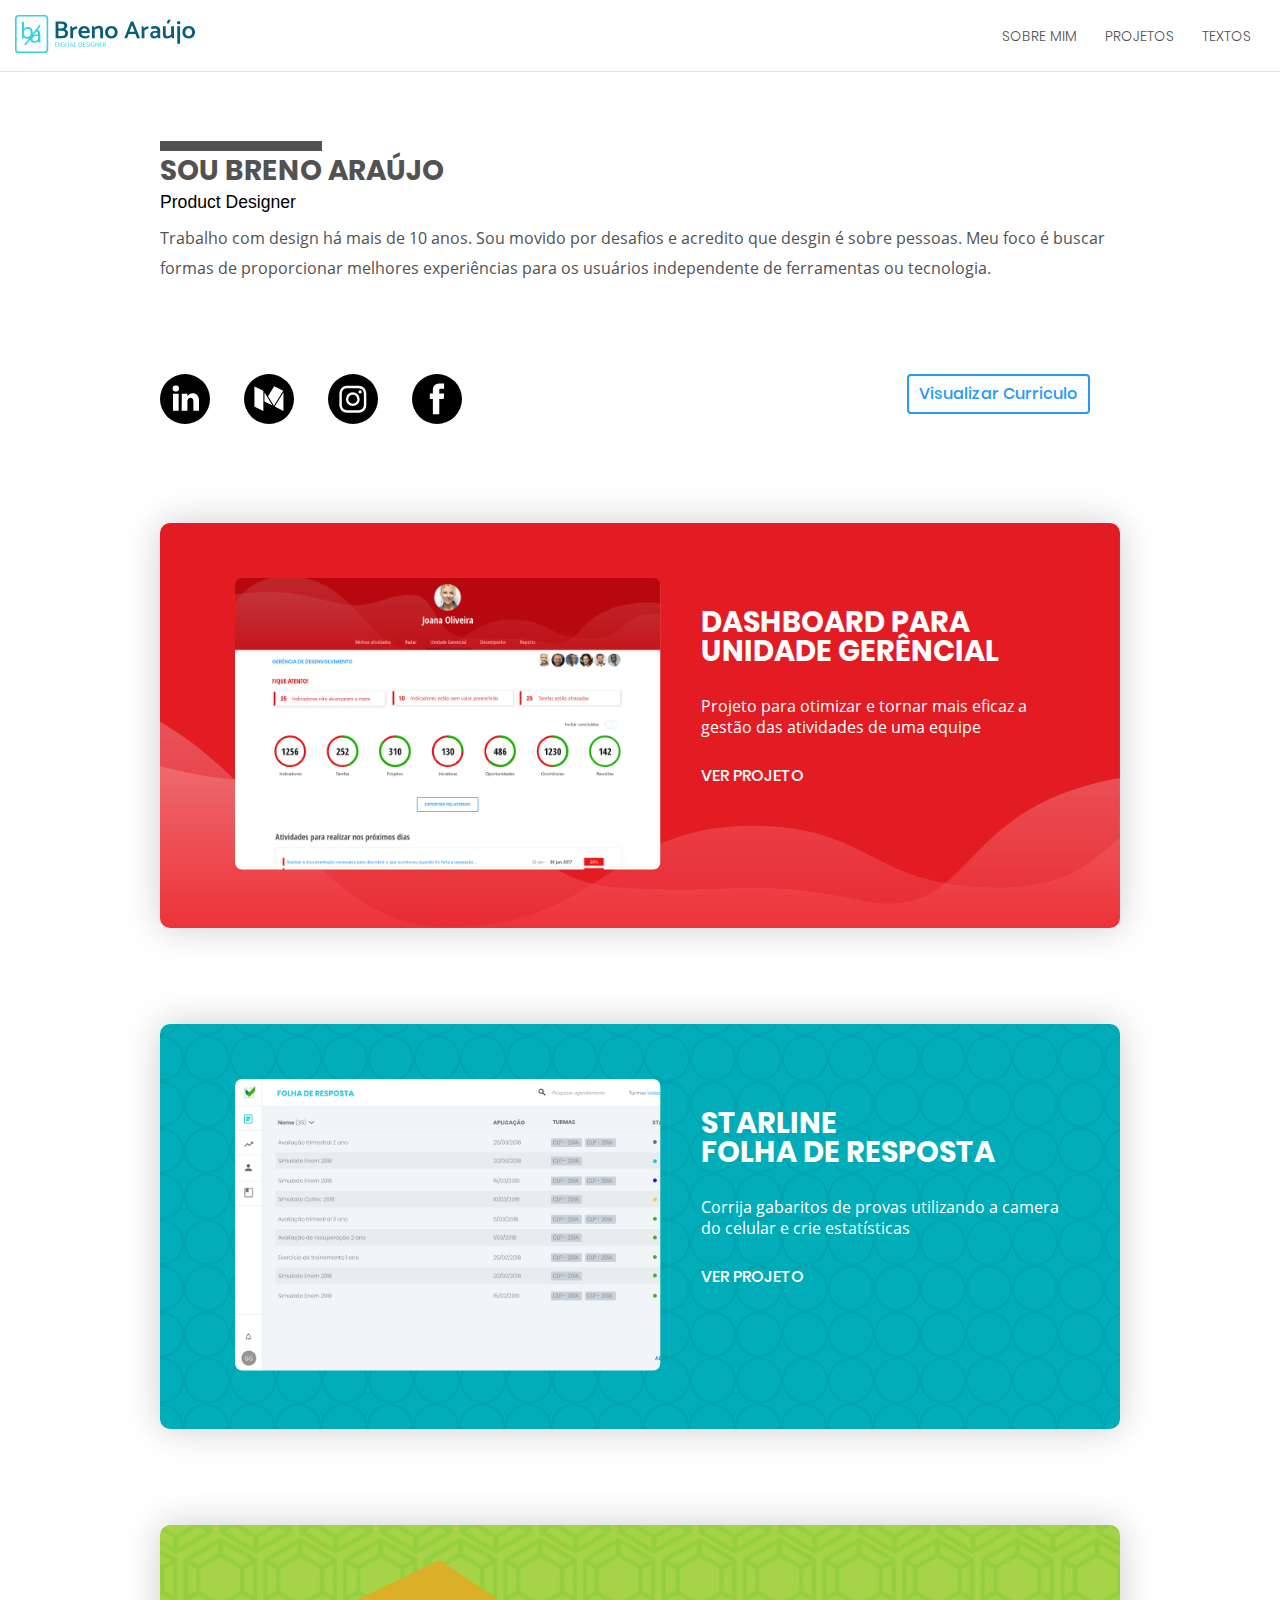
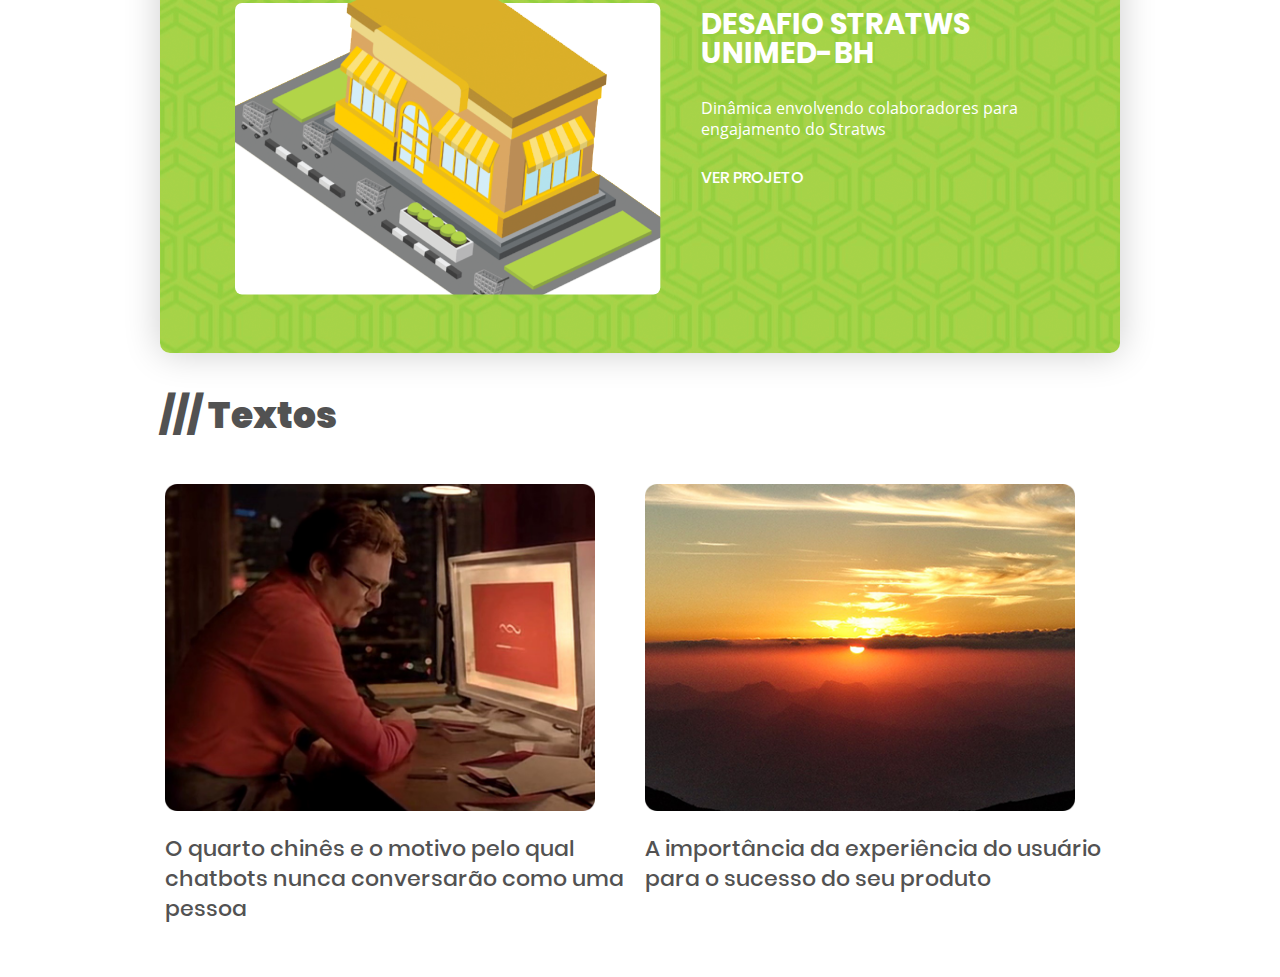
<file: index.html>
<!DOCTYPE html>
<html lang="en">
<head>
  <meta charset="UTF-8">
  <meta name="viewport" content="width=device-width, initial-scale=1.0">
  <meta http-equiv="X-UA-Compatible" content="ie=edge">
  <!-- Primary Meta Tags -->
<title>Breno Araujo - Digital designer, product designer, Ux Designer</title>
<meta name="title" content="Breno Araujo - Digital designer, product designer, Ux Designer">
<meta name="description" content="As a product designer, I like to focus on the human experience based on the goals that the company wants to achieve connected with the best technologies and best practices in the market, creating solutions that relieve problems for as many people as possible.">
<meta name="keywords" content="ux designer, ui designer, ui/ux designer, user experience, digital designer, web designer"/>
 <meta name="robots" content="index, follow">

<!-- Open Graph / Facebook -->
<meta property="og:type" content="website">
<meta property="og:url" content="https://brenoaraujo.com.br/">
<meta property="og:title" content="Breno Araujo - Digital designer, product designer, Ux Designer">
<meta property="og:description" content="As a product designer, I like to focus on the human experience based on the goals that the company wants to achieve connected with the best technologies and best practices in the market, creating solutions that relieve problems for as many people as possible.">
<meta property="og:image" content="assets/images/portfoliooo.jpg">

<!-- Twitter -->
<meta property="twitter:card" content="summary_large_image">
<meta property="twitter:url" content="https://brenoaraujo.com.br/">
<meta property="twitter:title" content="Breno Araujo - Digital designer, product designer, Ux Designer">
<meta property="twitter:description" content="As a product designer, I like to focus on the human experience based on the goals that the company wants to achieve connected with the best technologies and best practices in the market, creating solutions that relieve problems for as many people as possible.">
<meta property="twitter:image" content="assets/images/portfoliooo.jpg">

<!-- Favicon-->
<link rel="apple-touch-icon" sizes="57x57" href="assets/favicon/apple-icon-57x57.png">
<link rel="apple-touch-icon" sizes="60x60" href="assets/favicon/apple-icon-60x60.png">
<link rel="apple-touch-icon" sizes="72x72" href="assets/favicon/apple-icon-72x72.png">
<link rel="apple-touch-icon" sizes="76x76" href="assets/favicon/apple-icon-76x76.png">
<link rel="apple-touch-icon" sizes="114x114" href="assets/favicon/apple-icon-114x114.png">
<link rel="apple-touch-icon" sizes="120x120" href="assets/favicon/apple-icon-120x120.png">
<link rel="apple-touch-icon" sizes="144x144" href="assets/favicon/apple-icon-144x144.png">
<link rel="apple-touch-icon" sizes="152x152" href="assets/favicon/apple-icon-152x152.png">
<link rel="apple-touch-icon" sizes="180x180" href="assets/favicon/apple-icon-180x180.png">
<link rel="icon" type="image/png" sizes="192x192"  href="assets/favicon/android-icon-192x192.png">
<link rel="icon" type="image/png" sizes="32x32" href="assets/favicon/favicon-32x32.png">
<link rel="icon" type="image/png" sizes="96x96" href="assets/favicon/favicon-96x96.png">
<link rel="icon" type="image/png" sizes="16x16" href="assets/favicon/favicon-16x16.png">
   
  <title>Breno Araujo - Digital Designer, Ux Designer, Product Designer</title>
  
  <link rel="stylesheet" href="assets/css/portfolio.css">
</head>
<body id="sobre">
    <header>
        <nav class="flex-container">
            <div class="flex-item">
                               
                <a href="index.html"><img src="assets/images/breno-logo.svg" width="180"></a>
                
            </div>
            <div class="flex-item">
                <ul class="navigation flex-container">
                <li><a href="#sobre">Sobre Mim</a></li>
                <li><a href="#projetos">Projetos</a></li>
                <li><a href="#textos">Textos</a></li>
                
                </ul>
            </div>
        </nav>
    </header>
    <section class="container">
    <div class="apresentacao">
        <div class="descricao">
                
                <h2 class="ptxl"><span class="border-top">SOU BRENO</span> ARAÚJO</h2>
                <h3>Product Designer</h3>
                <p>Trabalho com design há mais de 10 anos. Sou movido por desafios e acredito que desgin é sobre pessoas. Meu foco é buscar formas de proporcionar melhores experiências para os usuários independente de ferramentas ou tecnologia.</p>
                
        </div>
        <ul class="social">
            <li><a href="https://www.linkedin.com/in/brenoaraujobh/"><img src="assets/images/ico-linkedin.svg"/></a></li>
            <li><a href="https://medium.com/@brenoaraujo"><img src="assets/images/ico-medium.svg"/></a></li>
            <li><a href="https://www.instagram.com/brenoaraujobh/"><img src="assets/images/ico-instagram.svg"/></a></li>
            <li><a href="https://www.facebook.com/brenoaraujobh"><img src="assets/images/ico-facebook.svg"/></a></li>
            <li class="curriculo"><a href="http://www.brenoaraujo.com.br/breno.pdf" target="_blank">Visualizar Curriculo</a></li>
        </ul>
    </div>
    
    </section>

    <section id="projetos">
            <div class="container">
                <div class="item-portfolio dash flex-container">
                    <div class="flex-item">
                            <a href="dashboard.html"><img src="assets/images/item-dash.png"></img></a>
                    </div>
                    <div class="flex-item">
                        <h3>DASHBOARD PARA<br/>UNIDADE GERÊNCIAL</h3>
                        <p>Projeto para otimizar e tornar mais eficaz a gestão das atividades de uma equipe</p>
                        <a href="dashboard.html">VER PROJETO</a>
                    </div>
                </div>
            </div>
            <div class="container">
                <div class="item-portfolio folha flex-container">
                    <div class="flex-item">
                            <a href="folha.html"><img src="assets/images/item-folha.png"></img></a>
                    </div>
                    <div class="flex-item">
                        <h3>STARLINE<br/>FOLHA DE RESPOSTA</h3>
                        <p>Corrija gabaritos de provas utilizando a camera do celular e crie estatísticas</p>
                        <a href="folha.html">VER PROJETO</a>
                    </div>
                </div>
            </div>
            <div class="container">
                <div class="item-portfolio desafio flex-container">
                    <div class="flex-item">
                            <a href="desafio.html"><img src="assets/images/item-desafio.png"></img></a>
                    </div>
                    <div class="flex-item">
                        <h3>DESAFIO STRATWS<br/>UNIMED-BH</h3>
                        <p>Dinâmica envolvendo colaboradores para engajamento do Stratws</p>
                        <a href="desafio.html">VER PROJETO</a>
                    </div>
                </div>
            </div>
    </section>

    <section class="textos" id="textos">
            <h2>/// Textos</h2>
            <div class="container">
                <div class="flex-container">    
                    <div class="article flex-item">
                        <a href="https://medium.com/@brenoaraujo/o-quarto-chines-e-o-motivo-pelo-qual-chatbots-nunca-conversarao-como-uma-pessoa-6ea4d9597f77"><img src="assets/images/article-chatbots.png"></a>
                        <h3><a href="https://medium.com/@brenoaraujo/o-quarto-chines-e-o-motivo-pelo-qual-chatbots-nunca-conversarao-como-uma-pessoa-6ea4d9597f77">O quarto chinês e o  motivo pelo qual chatbots nunca  conversarão como uma pessoa</a></h2>
                    </div>
                    <div class="article flex-item">
                        <a href="https://medium.com/@brenoaraujo/are-you-experienced-2137852b8aaf"><img src="assets/images/article-ux.png"></a>
                        <h3><a href="https://medium.com/@brenoaraujo/are-you-experienced-2137852b8aaf">A importância da experiência do usuário para o sucesso do seu produto</a></h2>
                    </div>
                </div>
            </div>
    </section>

    <!-- Global site tag (gtag.js) - Google Analytics -->
<script async src="https://www.googletagmanager.com/gtag/js?id=UA-11177696-1"></script>
<script>
  window.dataLayer = window.dataLayer || [];
  function gtag(){dataLayer.push(arguments);}
  gtag('js', new Date());

  gtag('config', 'UA-11177696-1');
</script>


</body>
</html>
</file>
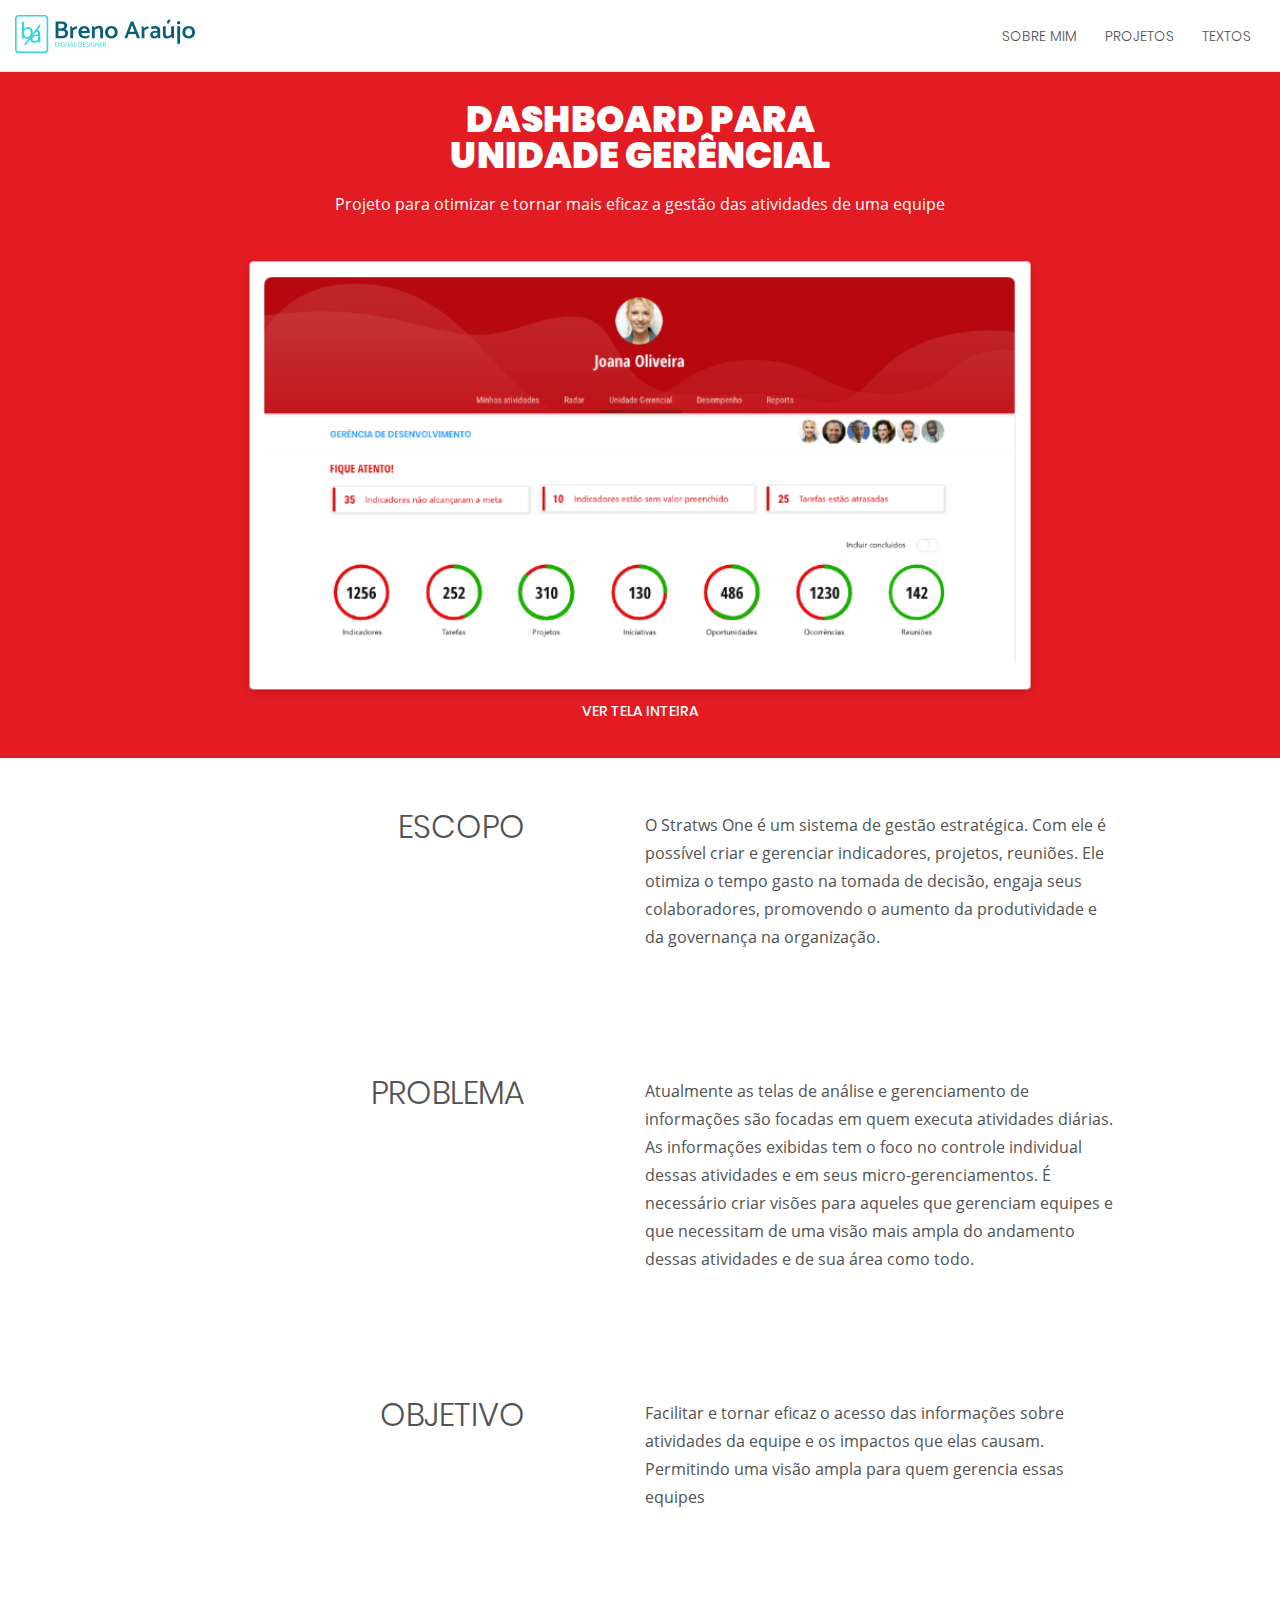
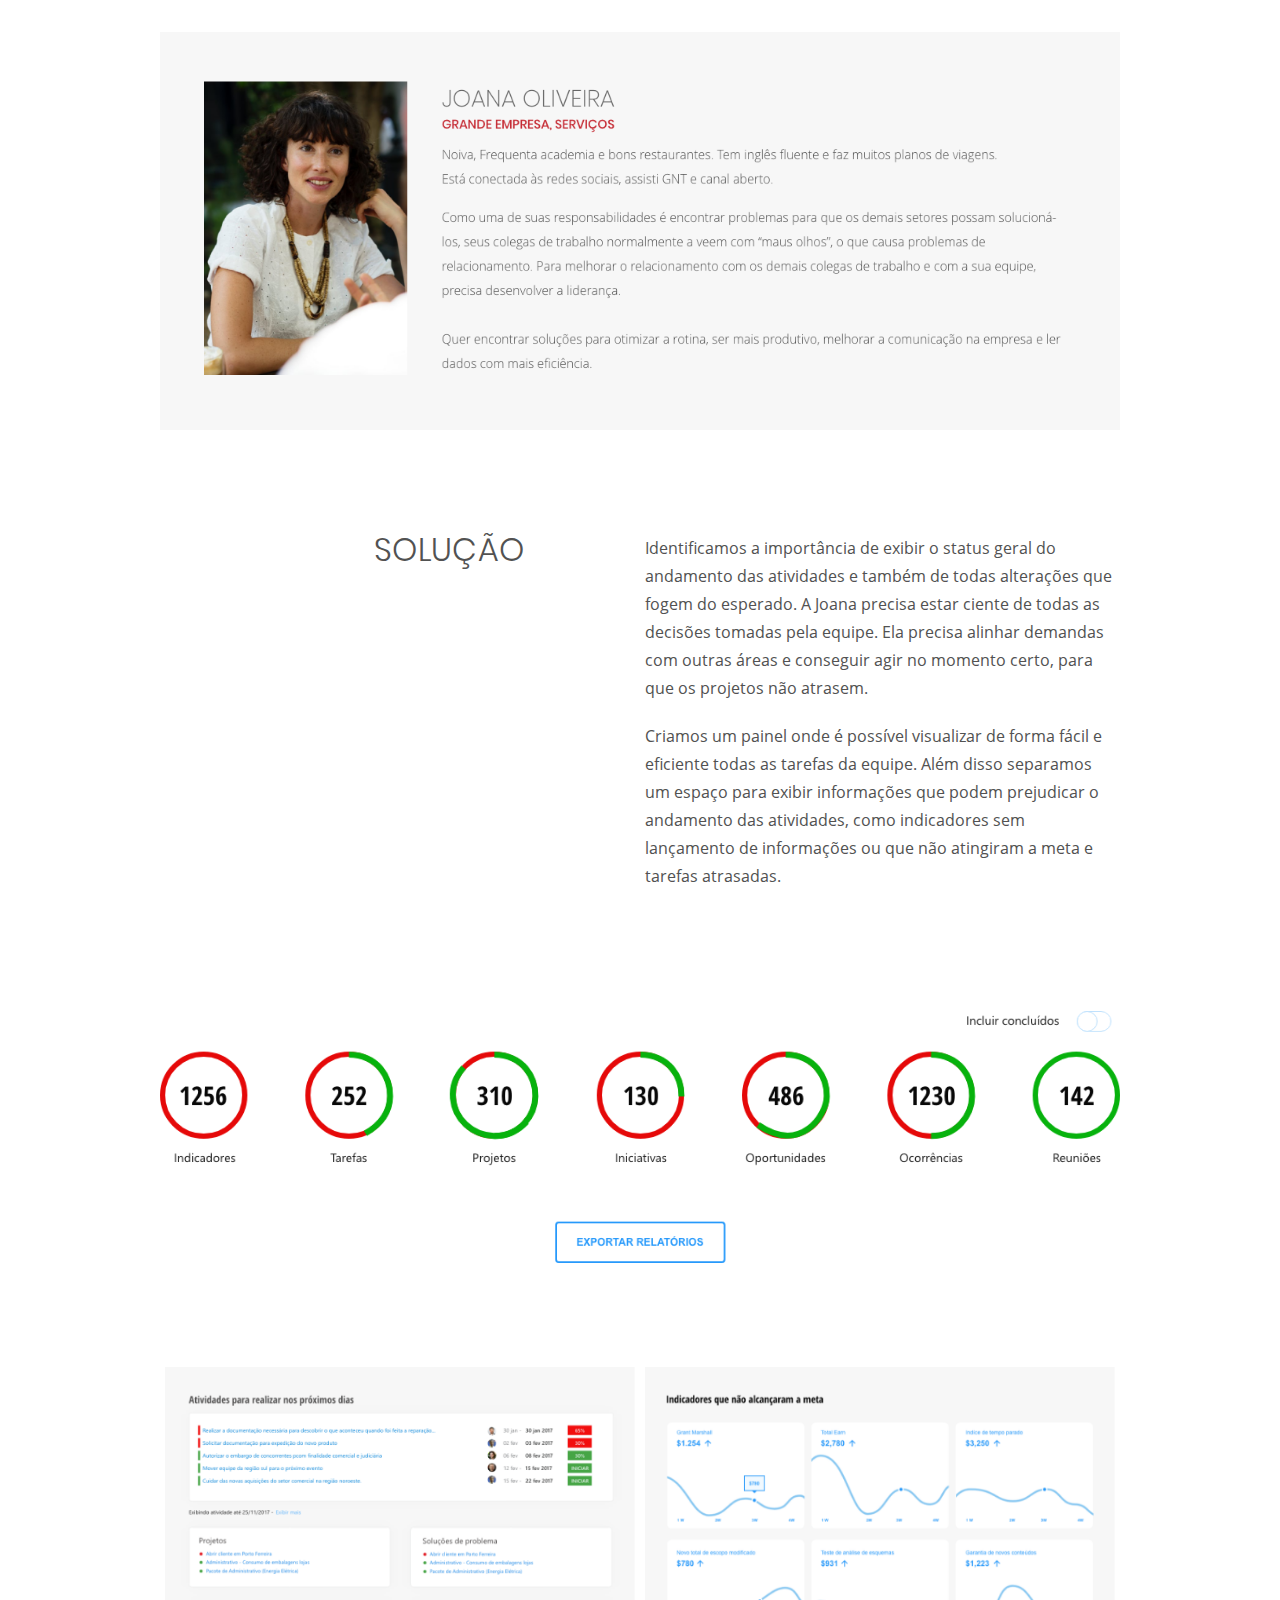
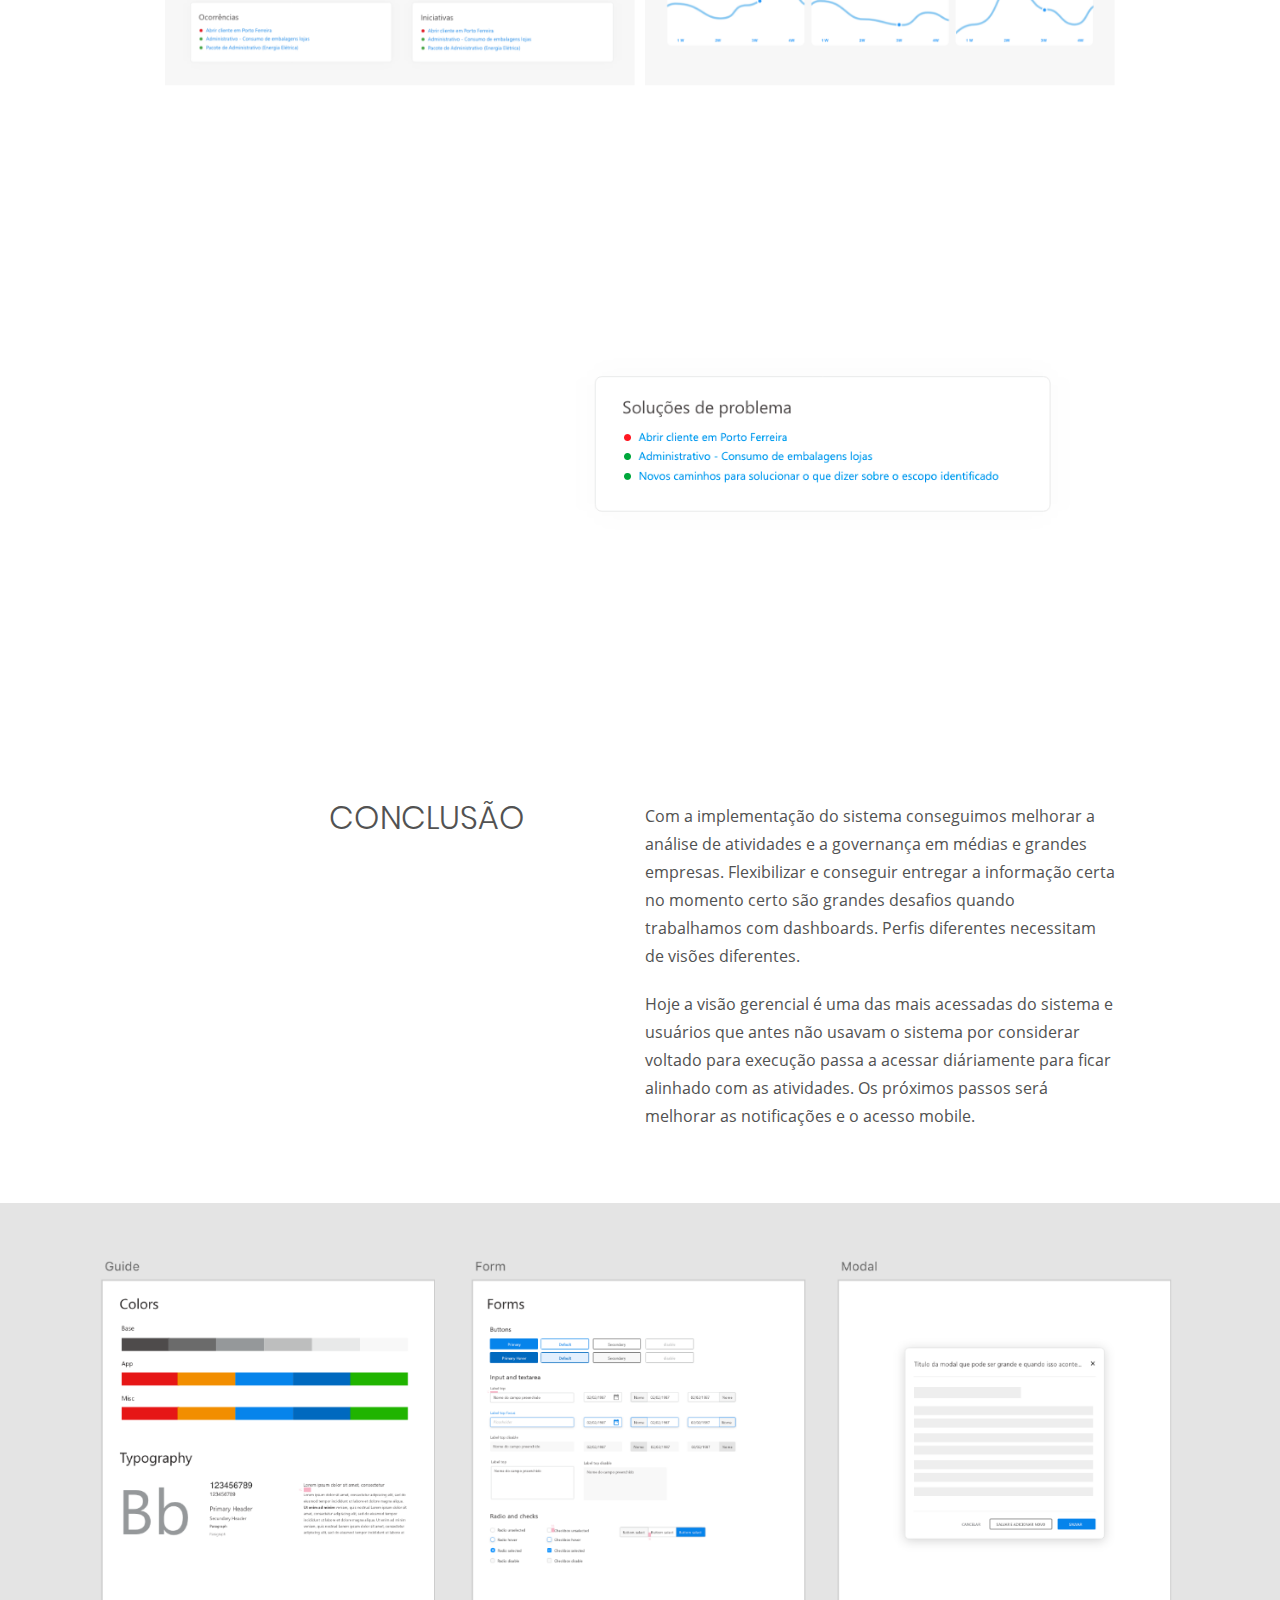
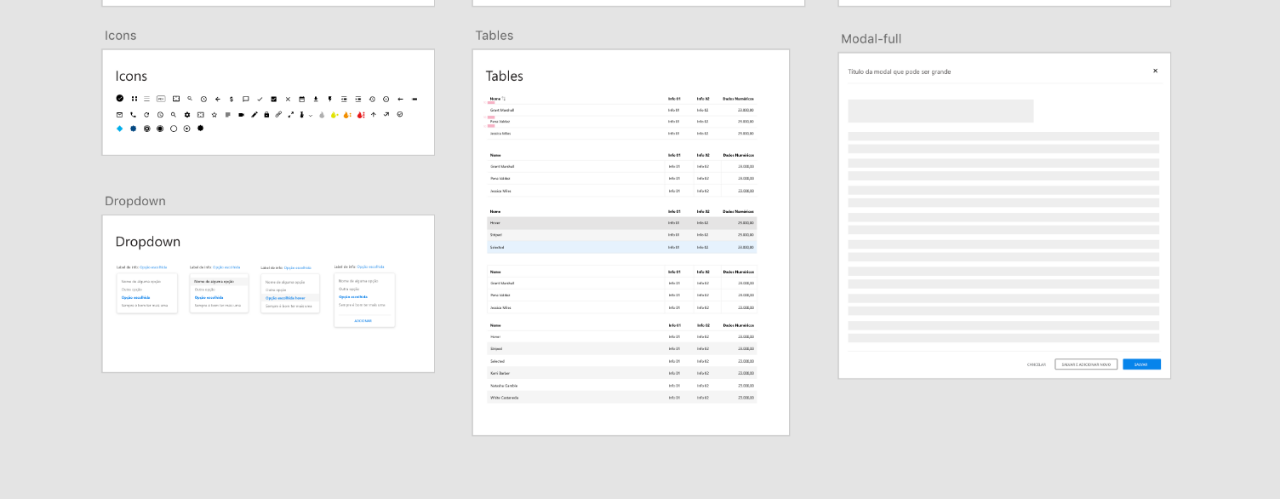
<file: dashboard.html>
<!DOCTYPE html>
<html lang="en">
<head>
  <meta charset="UTF-8">
  <meta name="viewport" content="width=device-width, initial-scale=1.0">
  <meta http-equiv="X-UA-Compatible" content="ie=edge">
   <meta name="description" content="I am digital designer livin in Brazil" />
    <meta name="keywords" content="ux designer, ui designer, ui/ux designer, user experience, digital designer, web designer"/>
    <meta name="robots" content="index, follow">
  <title>Breno Araujo - Digital Designer, Ux Designer</title>
  <link rel="stylesheet" href="assets/css/portfolio.css">
</head>
<body >
  <header>
    <nav class="flex-container">
        <div class="flex-item">
                           
            <a href="index.html"><img src="assets/images/breno-logo.svg" width="180"></a>
            
        </div>
        <div class="flex-item">
            <ul class="navigation flex-container">
              <li><a href="index.html#sobre">Sobre Mim</a></li>
              <li><a href="index.html#projetos">Projetos</a></li>
              <li><a href="index.html#textos">Textos</a></li>
            </ul>
        </div>
    </nav>
</header>
<section>
  <div class="header dash">
    <h1>DASHBOARD PARA</br>UNIDADE GERÊNCIAL</h1>
    <p>Projeto para otimizar e tornar mais eficaz a gestão das atividades de uma equipe</p>
    <a href="assets/images/painel.png" target="_blank"><img src="assets/images/dashboard-interna.png" class="mtl" /></a>
    <a href="assets/images/painel.png" target="_blank">VER TELA INTEIRA</a>
  </div>
</section>
<section class="interno">
    <div class="container">
      <div class="flex-container">
        <div class="flex-item"><h2>Escopo</h2></div>
        <div class="flex-item flex-grow"><p>O Stratws One é um sistema de gestão estratégica. Com ele é possível criar e gerenciar indicadores, projetos, reuniões. Ele otimiza o tempo gasto na tomada de decisão, engaja seus colaboradores, promovendo o aumento da produtividade e da governança na organização.</p></div>
      </div>
    </div>
    <div class="container">
      <div class="flex-container">
          <div class="flex-item"><h2>PROBLEMA</h2></div>
          <div class="flex-item flex-grow"><p>Atualmente as telas de análise e gerenciamento de informações são focadas em quem executa atividades diárias. As informações exibidas tem o foco no controle individual dessas atividades e em seus micro-gerenciamentos. É necessário criar visões para aqueles que gerenciam equipes e que necessitam de uma visão mais ampla do andamento dessas atividades e de sua área como todo.</p></div>
        </div>
    </div>
    <div class="container">
        <div class="flex-container">
          <div class="flex-item"><h2>OBJETIVO</h2></div>
          <div class="flex-item flex-grow"><p>Facilitar e tornar eficaz o acesso das informações sobre atividades da equipe e os impactos que elas causam. Permitindo uma visão ampla para quem gerencia essas equipes</p></div>
        </div>
      </div>
      <div class="container">
        <img src="assets/images/persona.png"/>
      </div>
      <div class="container">
          <div class="flex-container">
            <div class="flex-item"><h2>SOLUÇÃO</h2></div>
            <div class="flex-item flex-grow">
              <p>Identificamos a importância de exibir o status geral do andamento das atividades e também de todas alterações que fogem do esperado. A Joana precisa estar ciente de todas as decisões tomadas pela equipe. Ela precisa alinhar demandas com outras áreas e conseguir agir no momento certo, para que os projetos não atrasem.</p>
              <p>Criamos um painel onde é possível visualizar de forma fácil e eficiente todas as tarefas da equipe. Além disso separamos um espaço para exibir informações que podem prejudicar o andamento das atividades, como indicadores sem lançamento de informações ou que não atingiram a meta e tarefas atrasadas.</p>
            </div>
          </div>
        </div>
        <div class="container">
          <img src="assets/images/dashboard01.png">
        </div>
        <div class="container">
          <div class="flex-container">
            <div class="flex-item"><img src="assets/images/dashboard02.png"></div>
            <div class="flex-item"><img src="assets/images/dashboard03.png"></div>
          </div>
        </div>
        <div class="container">
          <img src="assets/images/interacao-solucao.gif">
        </div>
        <div class="container">
          <div class="flex-container">
            <div class="flex-item"><h2>Conclusão</h2></div>
            <div class="flex-item flex-grow">
              <p>Com a implementação do sistema conseguimos melhorar a análise de atividades e a governança em médias e grandes empresas. Flexibilizar e conseguir entregar a informação certa no momento certo são grandes desafios quando trabalhamos com dashboards. Perfis diferentes necessitam de visões diferentes. </p>

                <p>Hoje a visão gerencial é uma das mais acessadas do sistema e usuários que antes não usavam o sistema por considerar voltado para execução passa a acessar diáriamente para ficar alinhado com as atividades. Os próximos passos será melhorar as notificações e o acesso mobile.</p>
              
            </div>
          </div>
        </div>
        <div class="container-fluid">
          <img src="assets/images/dashboard04.png">
        </div>
        
</section>
  <!-- Global site tag (gtag.js) - Google Analytics -->
<script async src="https://www.googletagmanager.com/gtag/js?id=UA-11177696-1"></script>
<script>
  window.dataLayer = window.dataLayer || [];
  function gtag(){dataLayer.push(arguments);}
  gtag('js', new Date());

  gtag('config', 'UA-11177696-1');
</script>

</body>
</html>
</file>
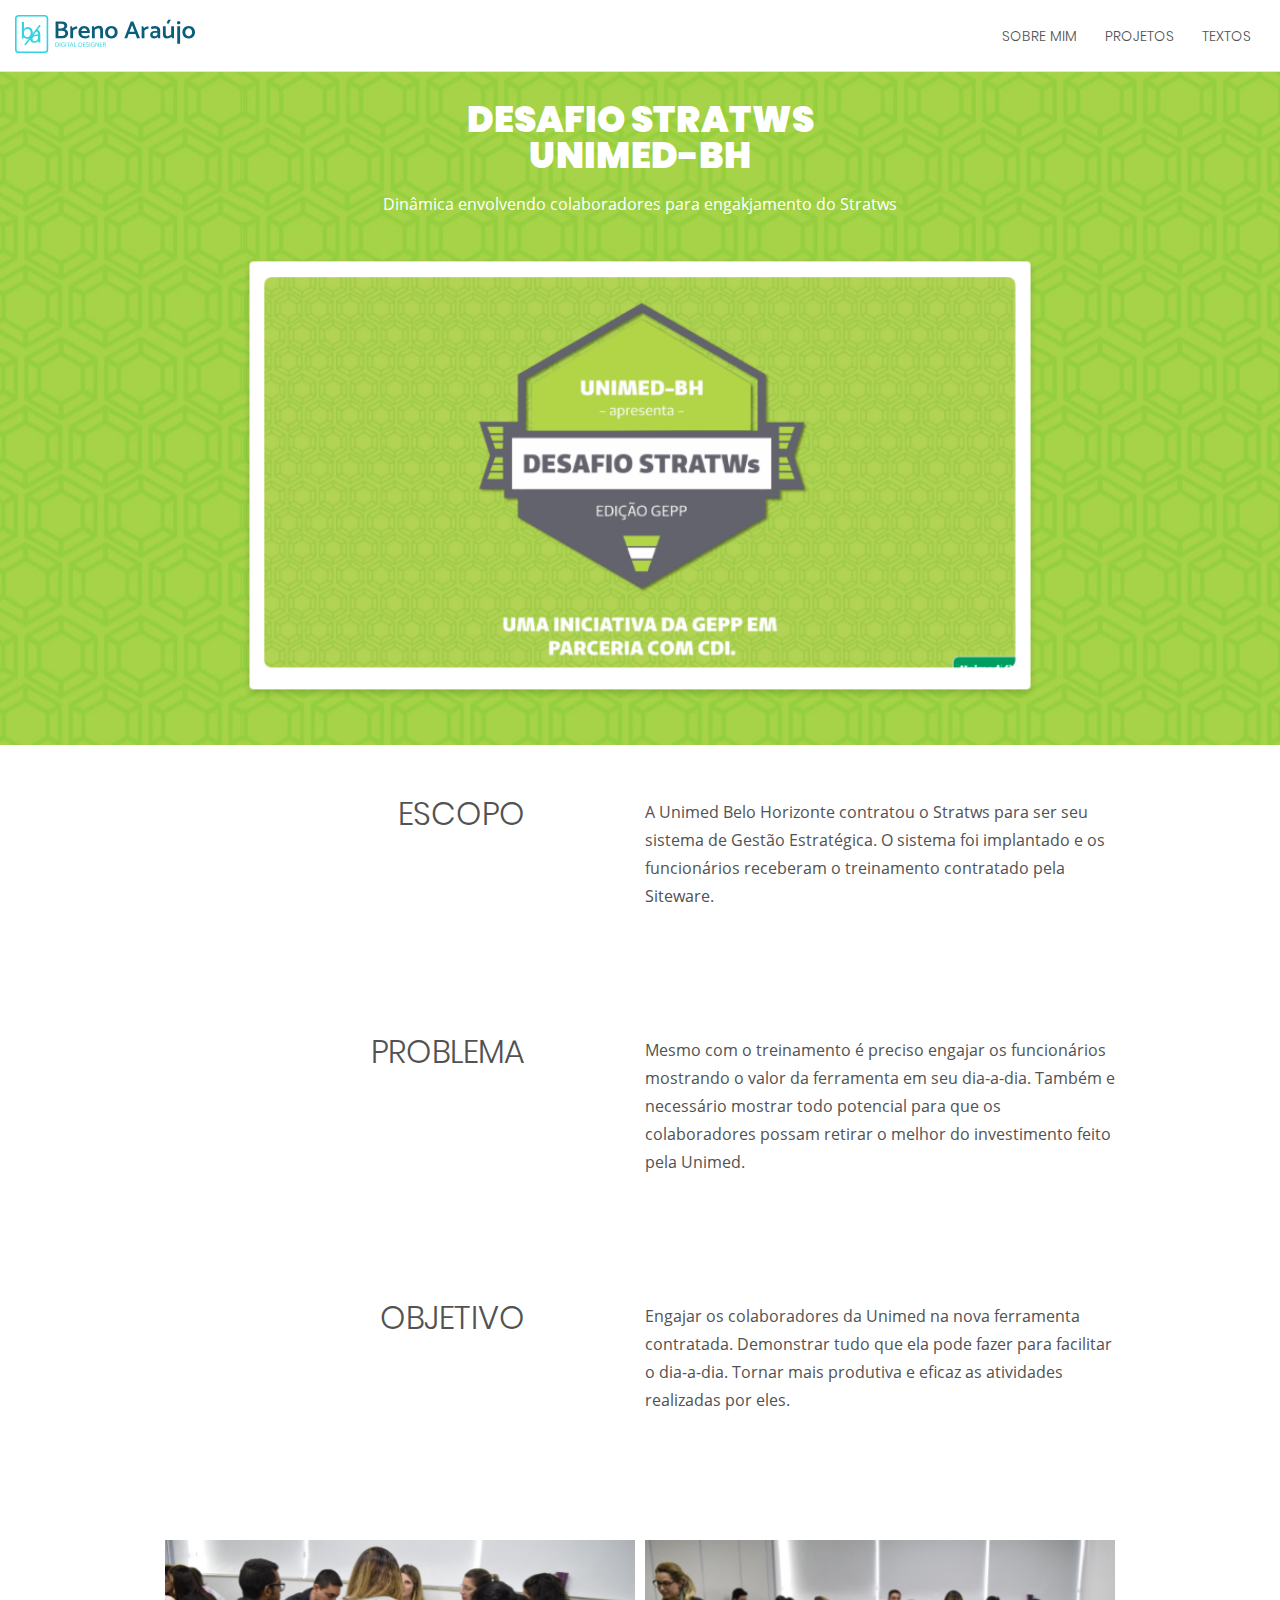
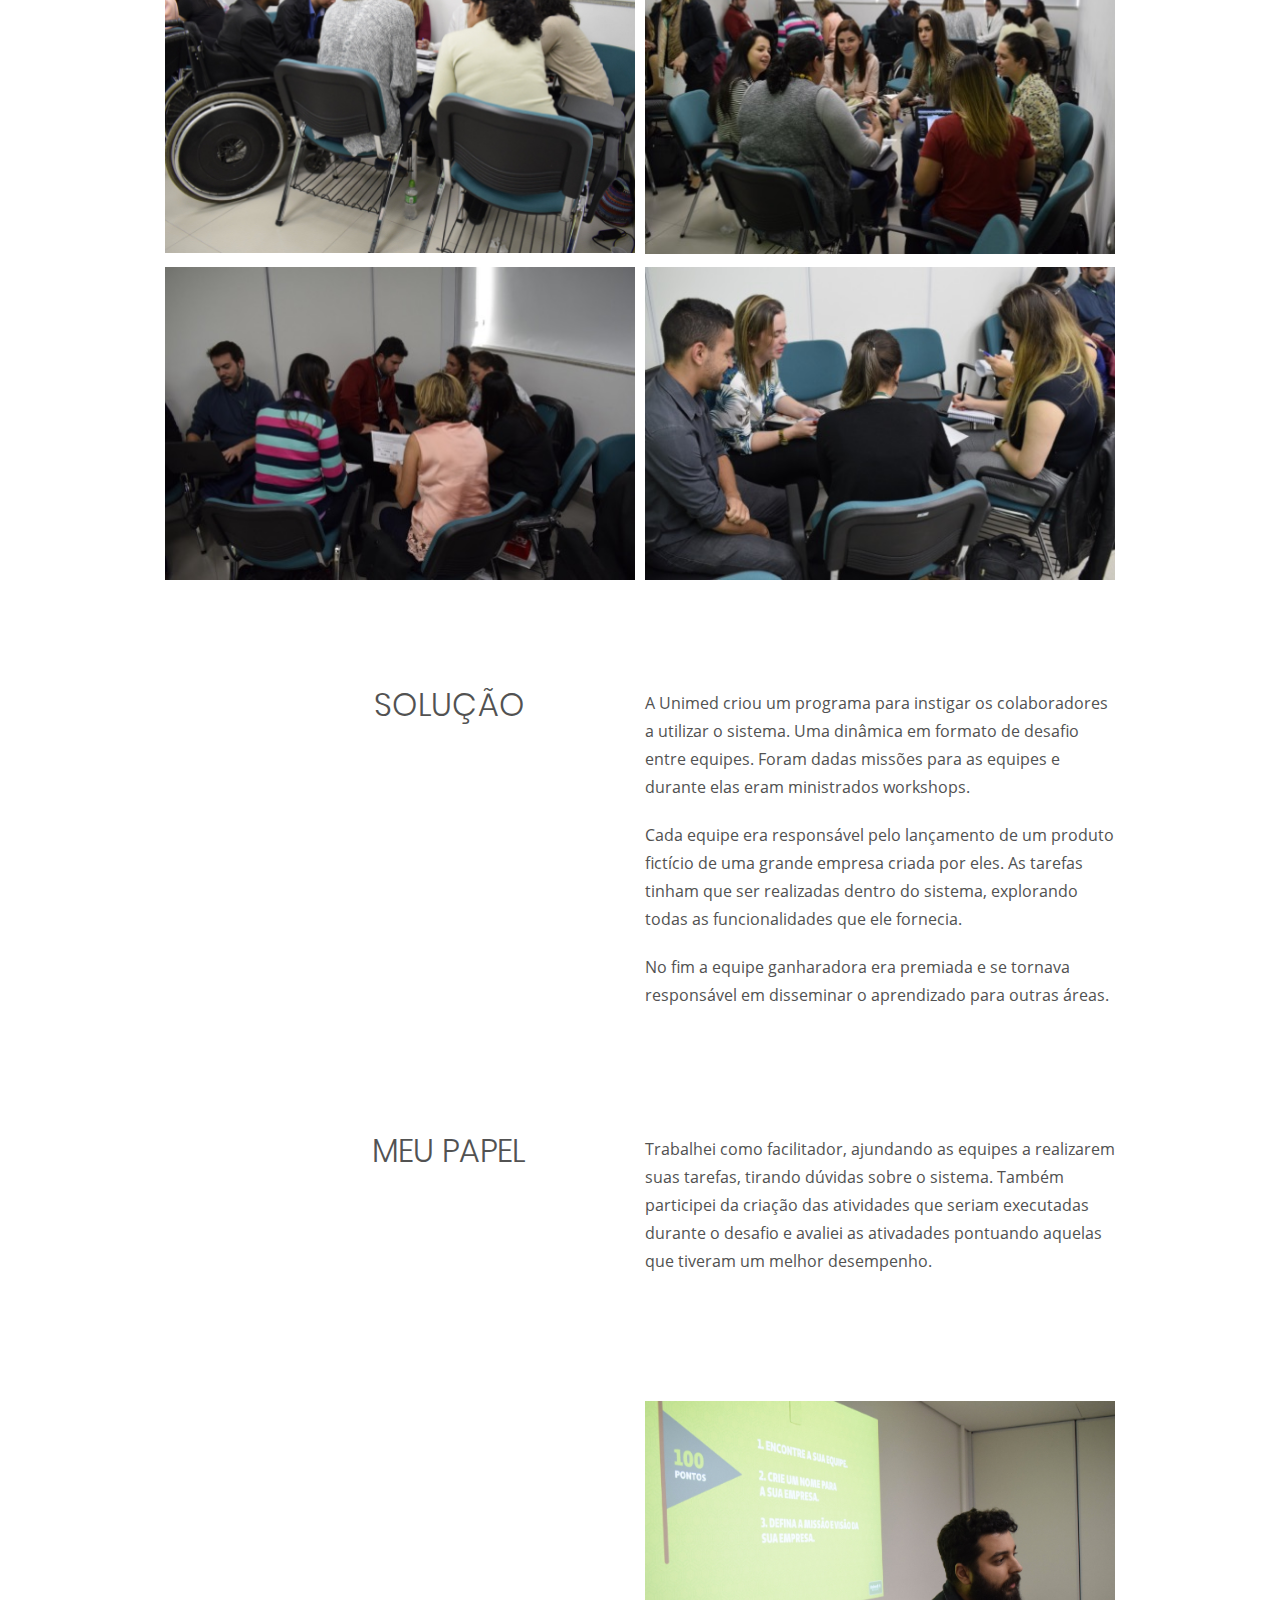
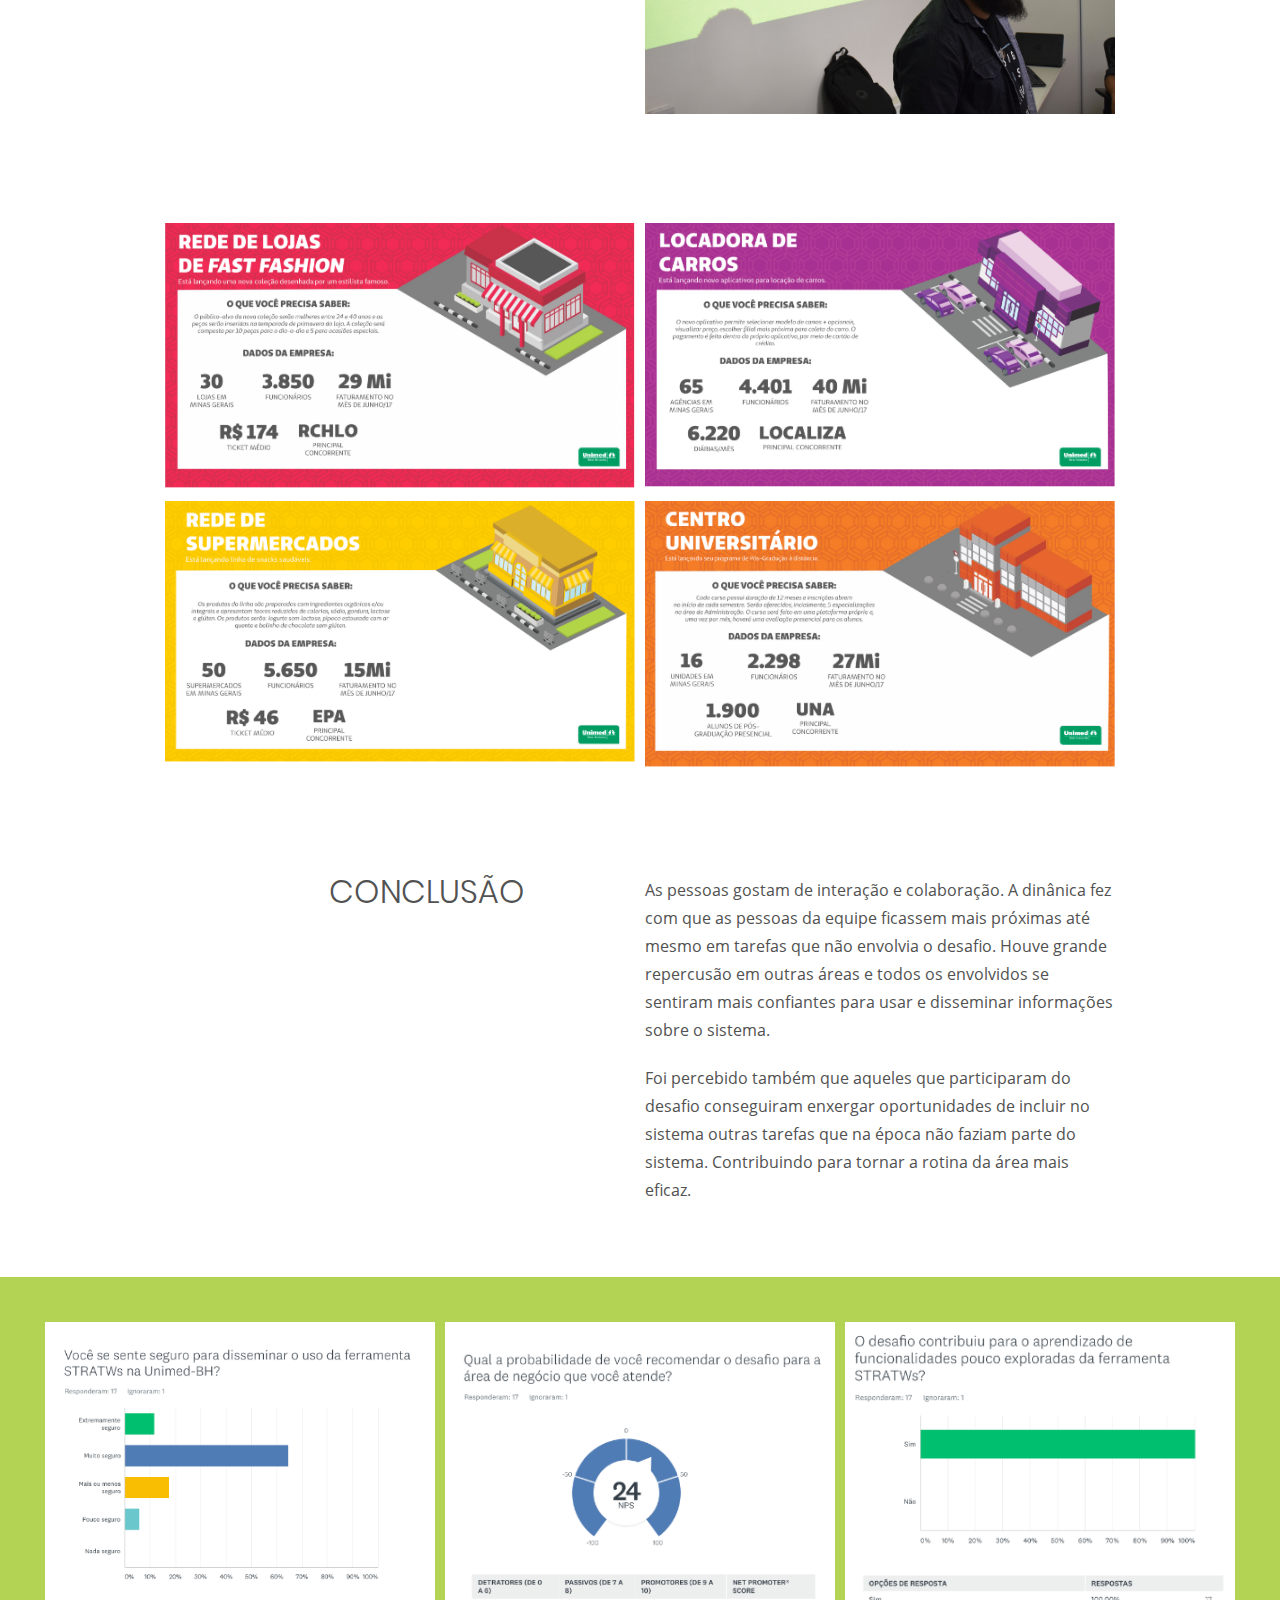
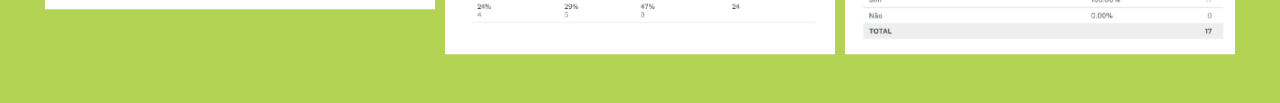
<file: desafio.html>
<!DOCTYPE html>
<html lang="en">
<head>
  <meta charset="UTF-8">
  <meta name="viewport" content="width=device-width, initial-scale=1.0">
  <meta http-equiv="X-UA-Compatible" content="ie=edge">
   <meta name="description" content="I am digital designer livin in Brazil" />
    <meta name="keywords" content="ux designer, ui designer, ui/ux designer, user experience, digital designer, web designer"/>
    <meta name="robots" content="index, follow">
  <title>Breno Araujo - Digital Designer, Ux Designer</title>
  <link rel="stylesheet" href="assets/css/portfolio.css">
</head>
<body >
  <header>
    <nav class="flex-container">
        <div class="flex-item">
                           
            <a href="index.html"><img src="assets/images/breno-logo.svg" width="180"></a>
            
        </div>
        <div class="flex-item">
            <ul class="navigation flex-container">
              <li><a href="index.html#sobre">Sobre Mim</a></li>
              <li><a href="index.html#projetos">Projetos</a></li>
              <li><a href="index.html#textos">Textos</a></li>
            
            </ul>
        </div>
    </nav>
</header>
<section>
  <div class="header desafio">
    <h1>DESAFIO STRATWS</br>UNIMED-BH</h1>
    <p>Dinâmica envolvendo colaboradores para engakjamento do Stratws</p>
    <img src="assets/images/desafio-interna.png" class="mtl" />
    
  </div>
</section>
<section class="interno">
    <div class="container">
      <div class="flex-container">
        <div class="flex-item"><h2>Escopo</h2></div>
        <div class="flex-item flex-grow"><p>A Unimed Belo Horizonte contratou o Stratws para ser seu sistema de Gestão Estratégica. O sistema foi implantado e os funcionários receberam o treinamento contratado pela Siteware. </p></div>
      </div>
    </div>
    <div class="container">
      <div class="flex-container">
          <div class="flex-item"><h2>PROBLEMA</h2></div>
          <div class="flex-item flex-grow"><p>Mesmo com o treinamento é preciso engajar os funcionários mostrando o valor da ferramenta em seu dia-a-dia. Também e necessário mostrar todo potencial para que os colaboradores possam retirar o melhor do investimento feito pela Unimed.</p></div>
        </div>
    </div>
    <div class="container">
        <div class="flex-container">
          <div class="flex-item"><h2>OBJETIVO</h2></div>
          <div class="flex-item flex-grow"><p>Engajar os colaboradores da Unimed na nova ferramenta contratada. Demonstrar tudo que ela pode fazer para facilitar o dia-a-dia. Tornar mais produtiva e eficaz as atividades realizadas por eles.</p></div>
        </div>
      </div>
      <div class="container">
          <div class="flex-container">
            <div class="flex-item"><img src="assets/images/desafio01.jpg"></div>
            <div class="flex-item"><img src="assets/images/desafio02.jpg"></div>
          </div>
          <div class="flex-container">
              <div class="flex-item"><img src="assets/images/desafio03.jpg"></div>
              <div class="flex-item"><img src="assets/images/desafio04.jpg"></div>
          </div>
      </div>

      <div class="container">
          <div class="flex-container">
            <div class="flex-item"><h2>SOLUÇÃO</h2></div>
            <div class="flex-item flex-grow">
              <p>A Unimed criou um programa para instigar os colaboradores a utilizar o sistema. Uma dinâmica em formato de desafio entre equipes.  Foram dadas missões para as equipes e durante elas eram ministrados workshops.</p>
              <p>Cada equipe era responsável pelo lançamento de um produto fictício de uma grande empresa criada por eles. As tarefas tinham que ser realizadas dentro do sistema, explorando todas as funcionalidades que ele fornecia.</p>
              <p>No fim a equipe ganharadora era premiada e se tornava responsável em disseminar o aprendizado para outras áreas.</p>
            </div>
          </div>
        </div>
        <div class="container">
          <div class="flex-container">
            <div class="flex-item"><h2>Meu Papel</h2></div>
            <div class="flex-item flex-grow">
              <p>Trabalhei como facilitador, ajundando as equipes a realizarem suas tarefas, tirando dúvidas sobre o sistema. Também participei da criação das atividades que seriam executadas durante o desafio e avaliei as ativadades pontuando aquelas que tiveram um melhor desempenho. </p>
            </div>
          </div>
        </div>
        <div class="container">
          <div class="flex-container">
            <div class="flex-item"></div>
            <div class="flex-item"><img src="assets/images/papel.jpg"></div>
          </div>
        </div>
        
        <div class="container">
            <div class="flex-container">
              <div class="flex-item"><img src="assets/images/folha01.png"></div>
              <div class="flex-item"><img src="assets/images/folha02.png"></div>
             </div> 
              <div class="flex-container">
                <div class="flex-item"><img src="assets/images/folha03.png"></div>
                <div class="flex-item"><img src="assets/images/folha04.png"></div>
            </div>
        </div>
        
        <div class="container">
          <div class="flex-container">
            <div class="flex-item"><h2>Conclusão</h2></div>
            <div class="flex-item">
              <p>As pessoas gostam de interação e colaboração. A dinânica fez com que as pessoas da equipe ficassem mais próximas até mesmo em tarefas que não envolvia o desafio. Houve grande repercusão em outras áreas e todos os envolvidos se sentiram mais confiantes para usar e disseminar informações sobre o sistema.</p>
              <p>Foi percebido também que aqueles que participaram do desafio conseguiram enxergar oportunidades de incluir no sistema outras tarefas que na época não faziam parte do sistema. Contribuindo para tornar a rotina da área mais eficaz.</p>
            </div>
          </div>
        </div>

        <div class="container-fluid background-desafio ">
            <div class="flex-container pal">
              <div class="flex-item"><img src="assets/images/desafio-pesquisa01.png"></div>
              <div class="flex-item"><img src="assets/images/desafio-pesquisa02.png"></div>
              <div class="flex-item"><img src="assets/images/desafio-pesquisa03.png"></div>
            </div>
        </div>
       
        
</section>
 <!-- Global site tag (gtag.js) - Google Analytics -->
<script async src="https://www.googletagmanager.com/gtag/js?id=UA-11177696-1"></script>
<script>
  window.dataLayer = window.dataLayer || [];
  function gtag(){dataLayer.push(arguments);}
  gtag('js', new Date());

  gtag('config', 'UA-11177696-1');
</script>

</body>
</html>
</file>
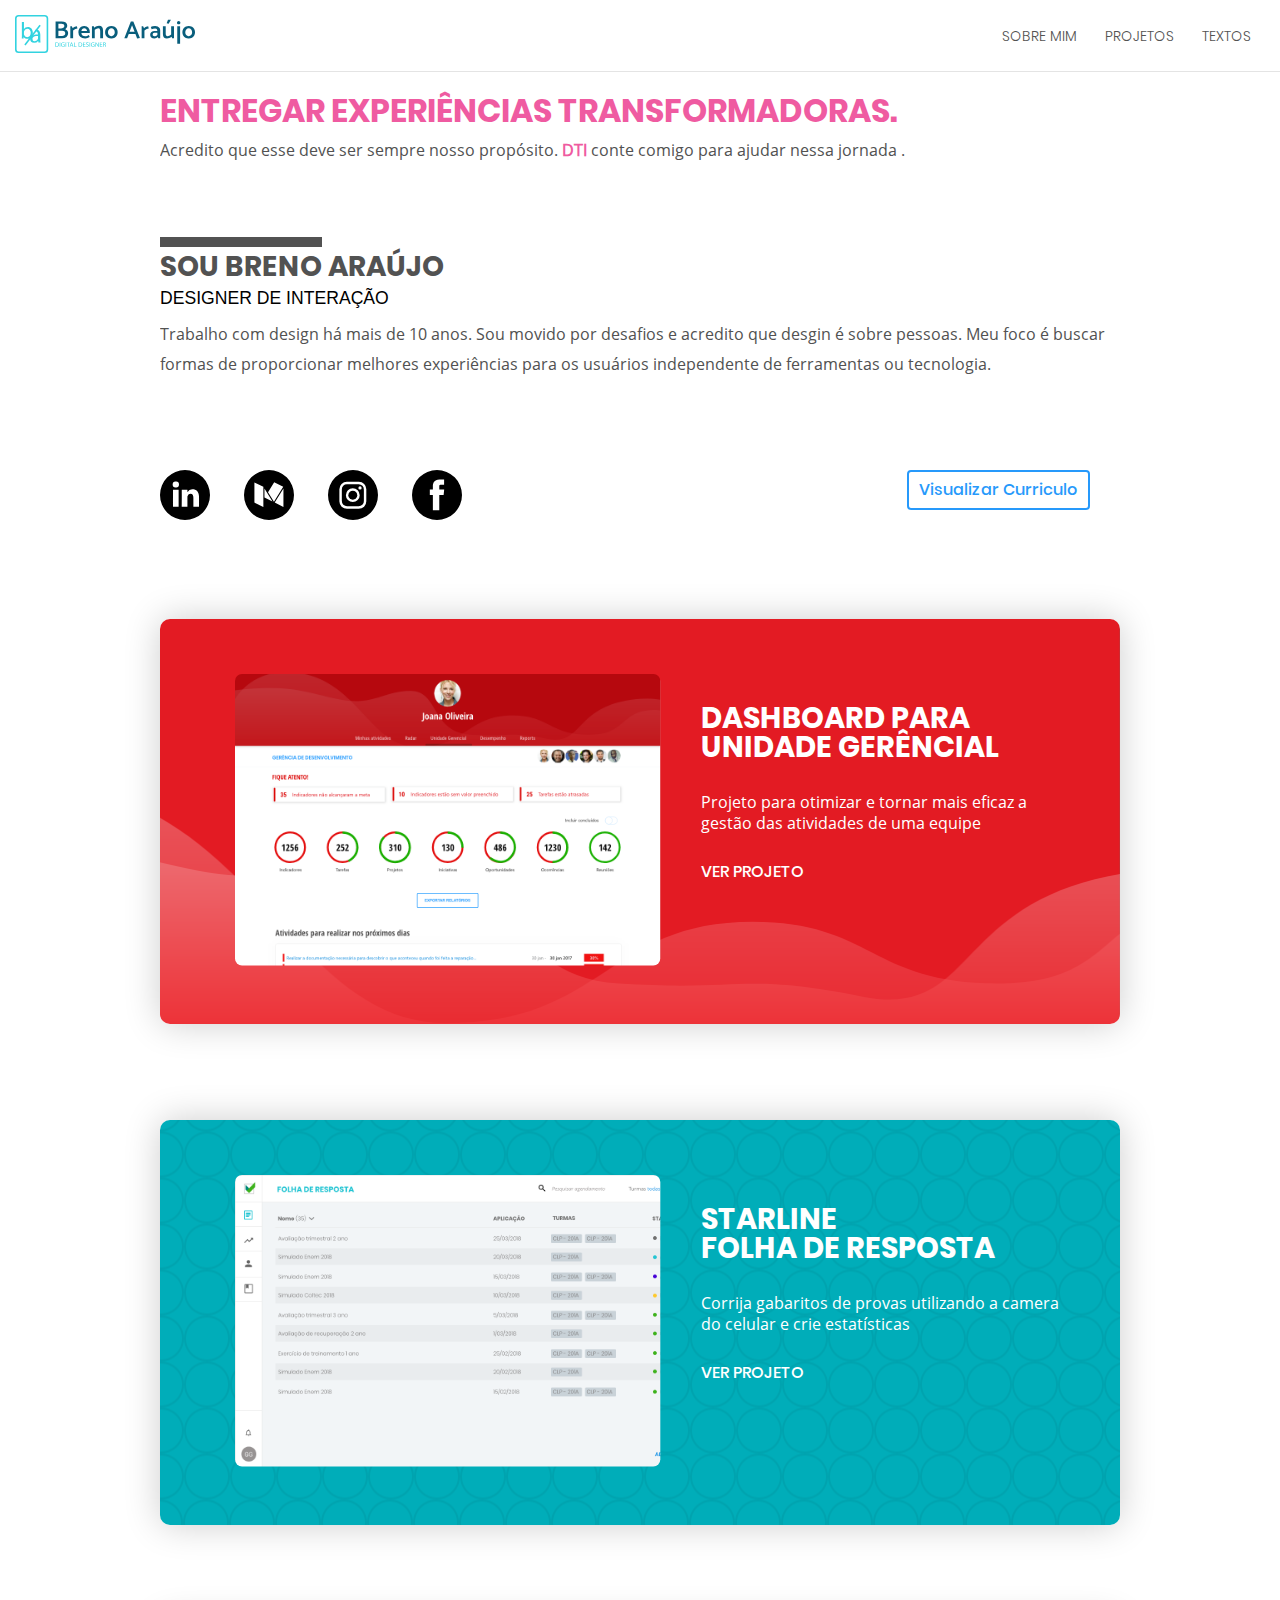
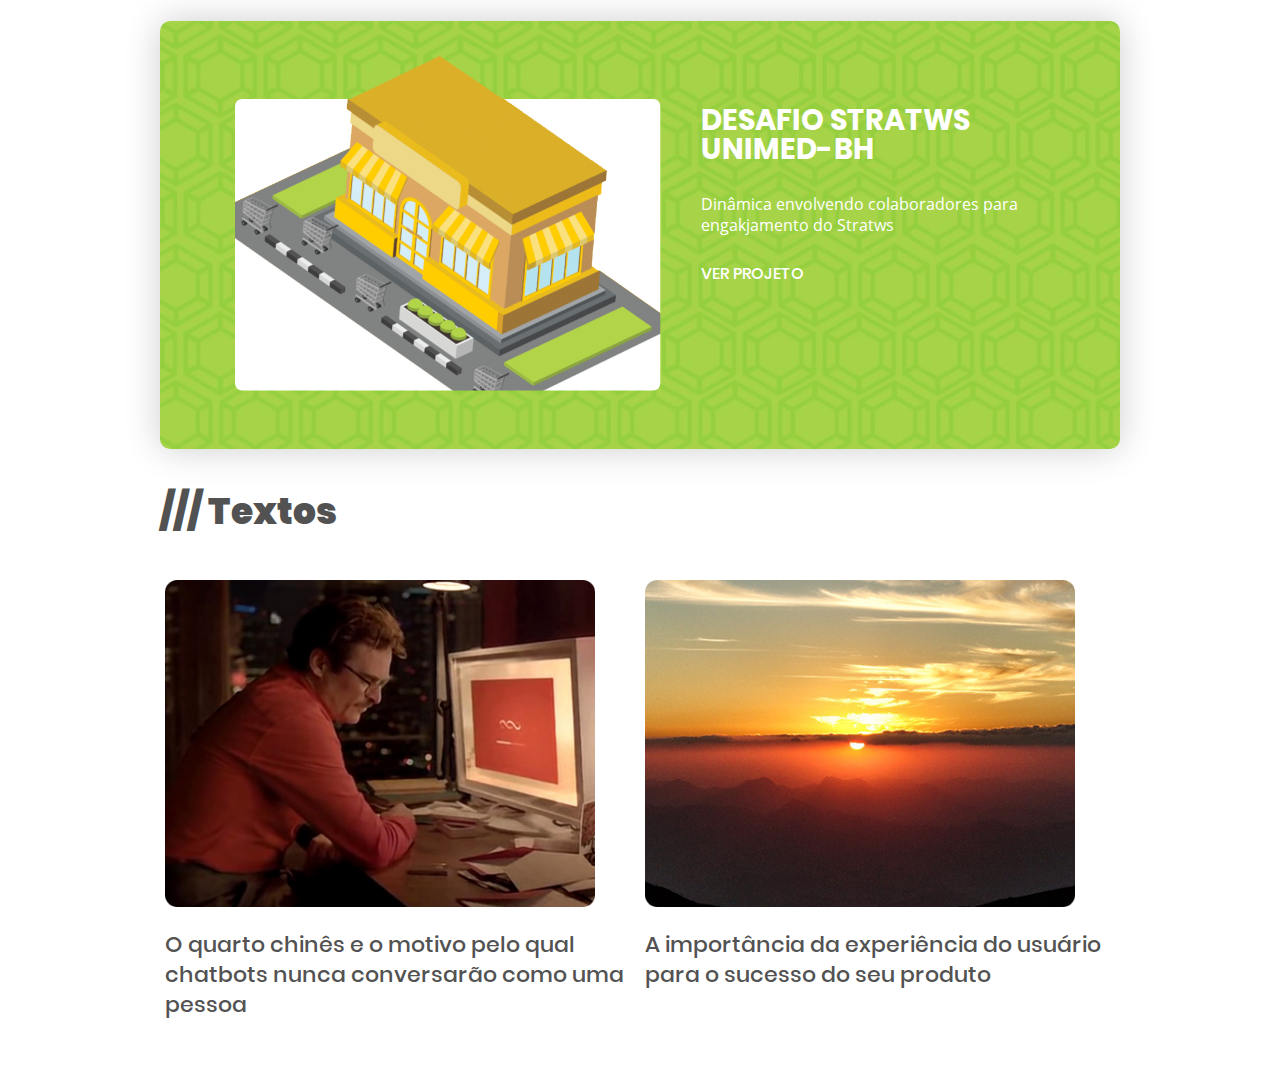
<file: dti.html>
<!DOCTYPE html>
<html lang="en">
<head>
  <meta charset="UTF-8">
  <meta name="viewport" content="width=device-width, initial-scale=1.0">
  <meta http-equiv="X-UA-Compatible" content="ie=edge">
   <meta name="description" content="I am digital designer livin in Brazil" />
    <meta name="keywords" content="ux designer, ui designer, ui/ux designer, user experience, digital designer, web designer"/>
    <meta name="robots" content="index, follow">
  <title>Breno Araujo - Digital Designer, Ux Designer</title>
  
  <link rel="stylesheet" href="assets/css/portfolio.css">
</head>
<body id="sobre">
    <header>
        <nav class="flex-container">
            <div class="flex-item">
                               
                <a href="dti.html"><img src="assets/images/breno-logo.svg" width="180"></a>
                
            </div>
            <div class="flex-item">
                <ul class="navigation flex-container">
                <li><a href="#sobre">Sobre Mim</a></li>
                <li><a href="#projetos">Projetos</a></li>
                <li><a href="#textos">Textos</a></li>
                
                </ul>
            </div>
        </nav>
    </header>
    <section class="container">
    <div class="apresentacao">
        <div class="descricao">
                <h2 class="tw"><span class="border-top10">Entregar experiências</span> transformadoras.</h2>
                <p>Acredito que esse deve ser sempre nosso propósito. <strong>DTI</strong> conte comigo para ajudar nessa jornada .
                </p>
                <h2 class="ptxl"><span class="border-top">SOU BRENO</span> ARAÚJO</h2>
                <h3>DESIGNER DE INTERAÇÃO</h3>
                <p>Trabalho com design há mais de 10 anos. Sou movido por desafios e acredito que desgin é sobre pessoas. Meu foco é buscar formas de proporcionar melhores experiências para os usuários independente de ferramentas ou tecnologia.</p>
                
        </div>
        <ul class="social">
            <li><a href="https://www.linkedin.com/in/brenoaraujobh/"><img src="assets/images/ico-linkedin.svg"/></a></li>
            <li><a href="https://medium.com/@brenoaraujo"><img src="assets/images/ico-medium.svg"/></a></li>
            <li><a href="https://www.instagram.com/brenoaraujobh/"><img src="assets/images/ico-instagram.svg"/></a></li>
            <li><a href="https://www.facebook.com/brenoaraujobh"><img src="assets/images/ico-facebook.svg"/></a></li>
            <li class="curriculo"><a href="http://www.brenoaraujo.com.br/breno.pdf" target="_blank">Visualizar Curriculo</a></li>
        </ul>
    </div>
    
    </section>

    <section id="projetos">
            <div class="container">
                <div class="item-portfolio dash flex-container">
                    <div class="flex-item">
                            <a href="dashboard.html"><img src="assets/images/item-dash.png"></img></a>
                    </div>
                    <div class="flex-item">
                        <h3>DASHBOARD PARA<br/>UNIDADE GERÊNCIAL</h3>
                        <p>Projeto para otimizar e tornar mais eficaz a gestão das atividades de uma equipe</p>
                        <a href="dashboard.html">VER PROJETO</a>
                    </div>
                </div>
            </div>
            <div class="container">
                <div class="item-portfolio folha flex-container">
                    <div class="flex-item">
                            <a href="folha.html"><img src="assets/images/item-folha.png"></img></a>
                    </div>
                    <div class="flex-item">
                        <h3>STARLINE<br/>FOLHA DE RESPOSTA</h3>
                        <p>Corrija gabaritos de provas utilizando a camera do celular e crie estatísticas</p>
                        <a href="folha.html">VER PROJETO</a>
                    </div>
                </div>
            </div>
            <div class="container">
                <div class="item-portfolio desafio flex-container">
                    <div class="flex-item">
                            <a href="desafio.html"><img src="assets/images/item-desafio.png"></img></a>
                    </div>
                    <div class="flex-item">
                        <h3>DESAFIO STRATWS<br/>UNIMED-BH</h3>
                        <p>Dinâmica envolvendo colaboradores para engakjamento do Stratws</p>
                        <a href="desafio.html">VER PROJETO</a>
                    </div>
                </div>
            </div>
    </section>

    <section class="textos" id="textos">
            <h2>/// Textos</h2>
            <div class="container">
                <div class="flex-container">    
                    <div class="article flex-item">
                        <a href="https://medium.com/@brenoaraujo/o-quarto-chines-e-o-motivo-pelo-qual-chatbots-nunca-conversarao-como-uma-pessoa-6ea4d9597f77"><img src="assets/images/article-chatbots.png"></a>
                        <h3><a href="https://medium.com/@brenoaraujo/o-quarto-chines-e-o-motivo-pelo-qual-chatbots-nunca-conversarao-como-uma-pessoa-6ea4d9597f77">O quarto chinês e o  motivo pelo qual chatbots nunca  conversarão como uma pessoa</a></h2>
                    </div>
                    <div class="article flex-item">
                        <a href="https://medium.com/@brenoaraujo/are-you-experienced-2137852b8aaf"><img src="assets/images/article-ux.png"></a>
                        <h3><a href="https://medium.com/@brenoaraujo/are-you-experienced-2137852b8aaf">A importância da experiência do usuário para o sucesso do seu produto</a></h2>
                    </div>
                </div>
            </div>
    </section>

    <!-- Global site tag (gtag.js) - Google Analytics -->
<script async src="https://www.googletagmanager.com/gtag/js?id=UA-11177696-1"></script>
<script>
  window.dataLayer = window.dataLayer || [];
  function gtag(){dataLayer.push(arguments);}
  gtag('js', new Date());

  gtag('config', 'UA-11177696-1');
</script>


</body>
</html>
</file>
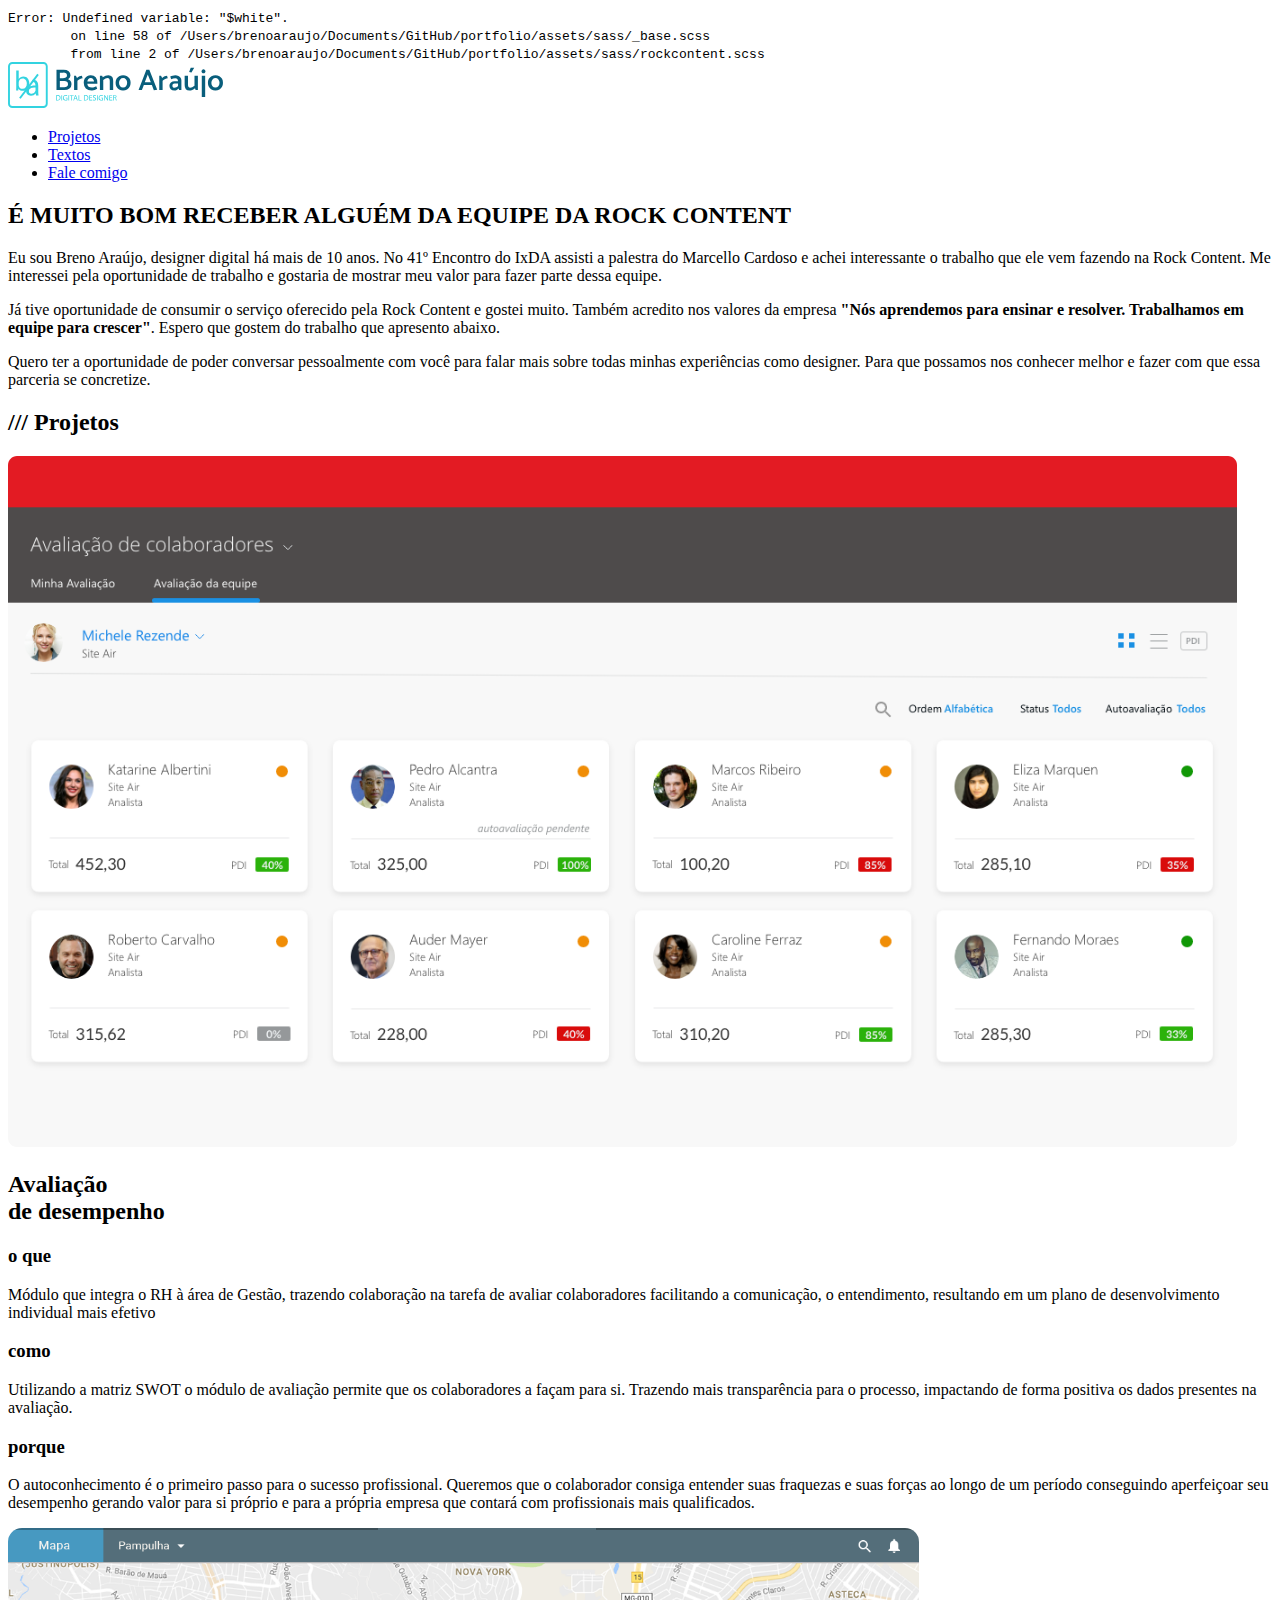
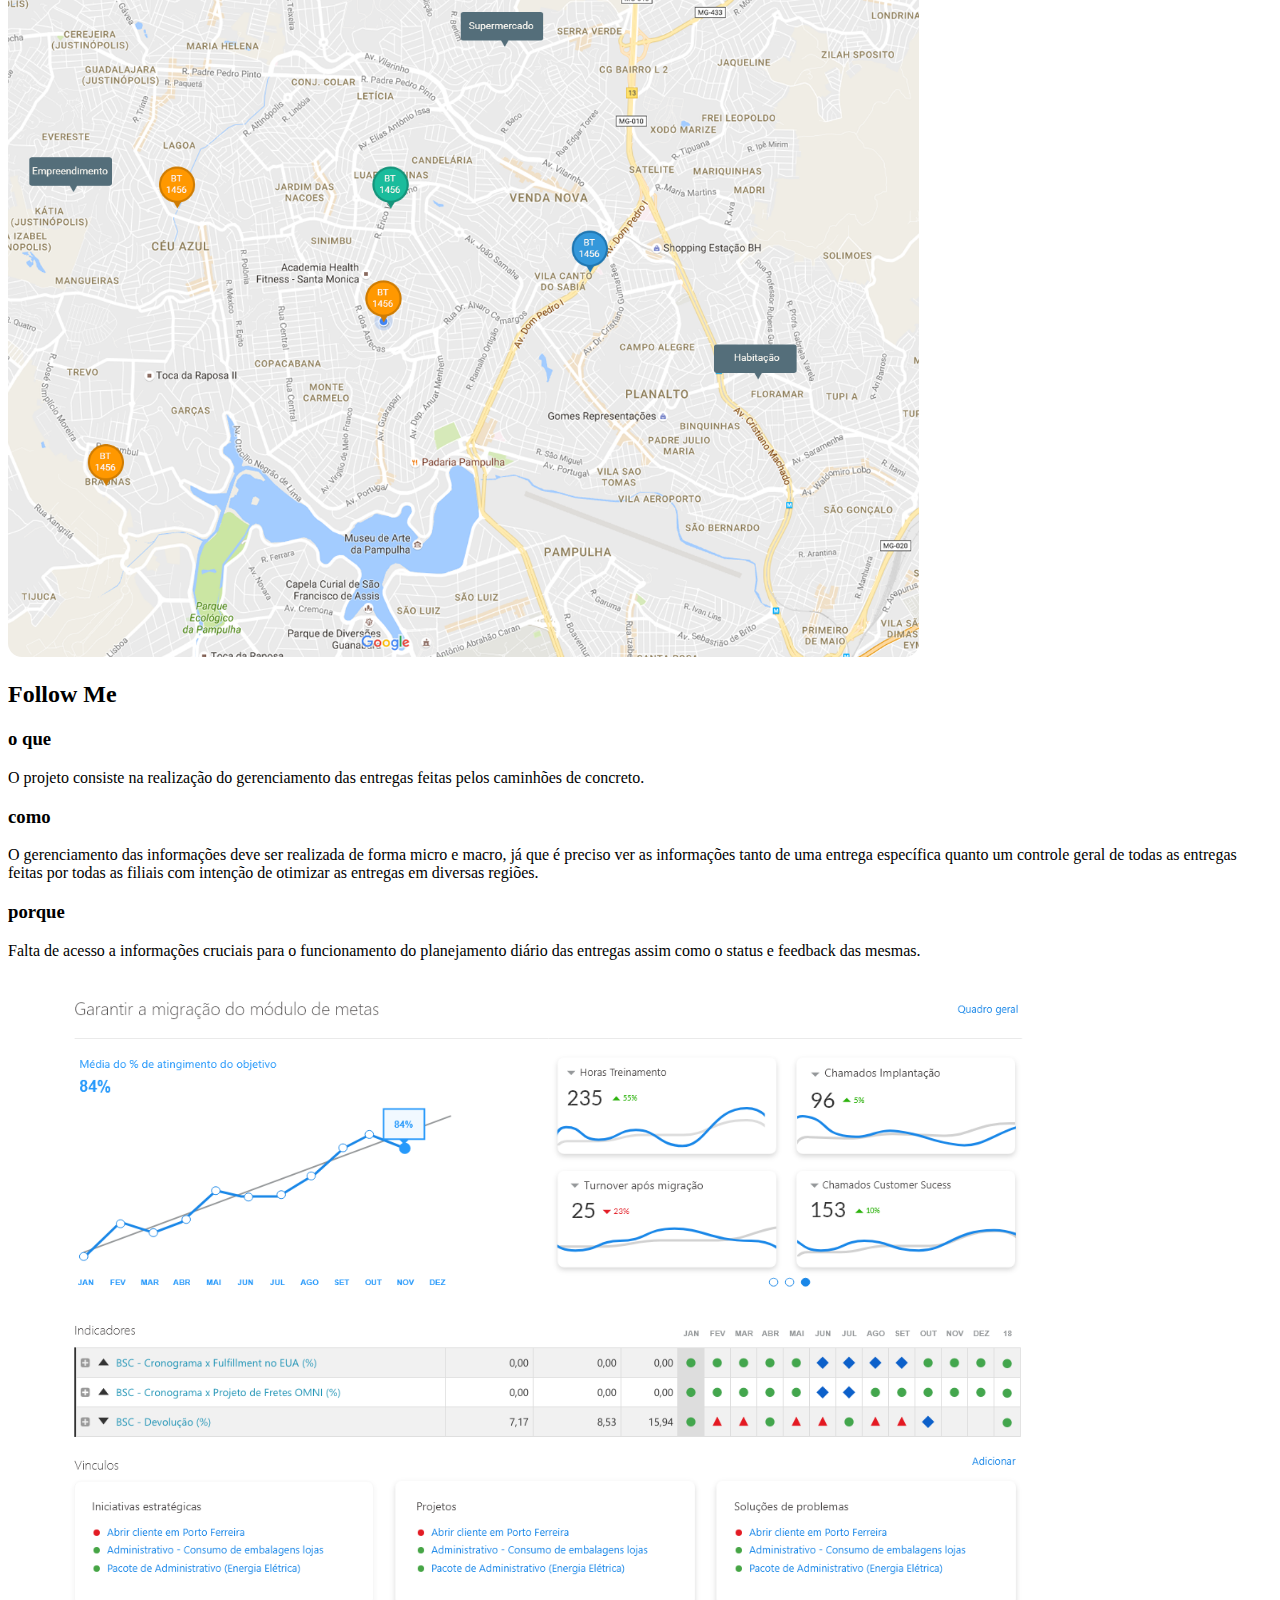
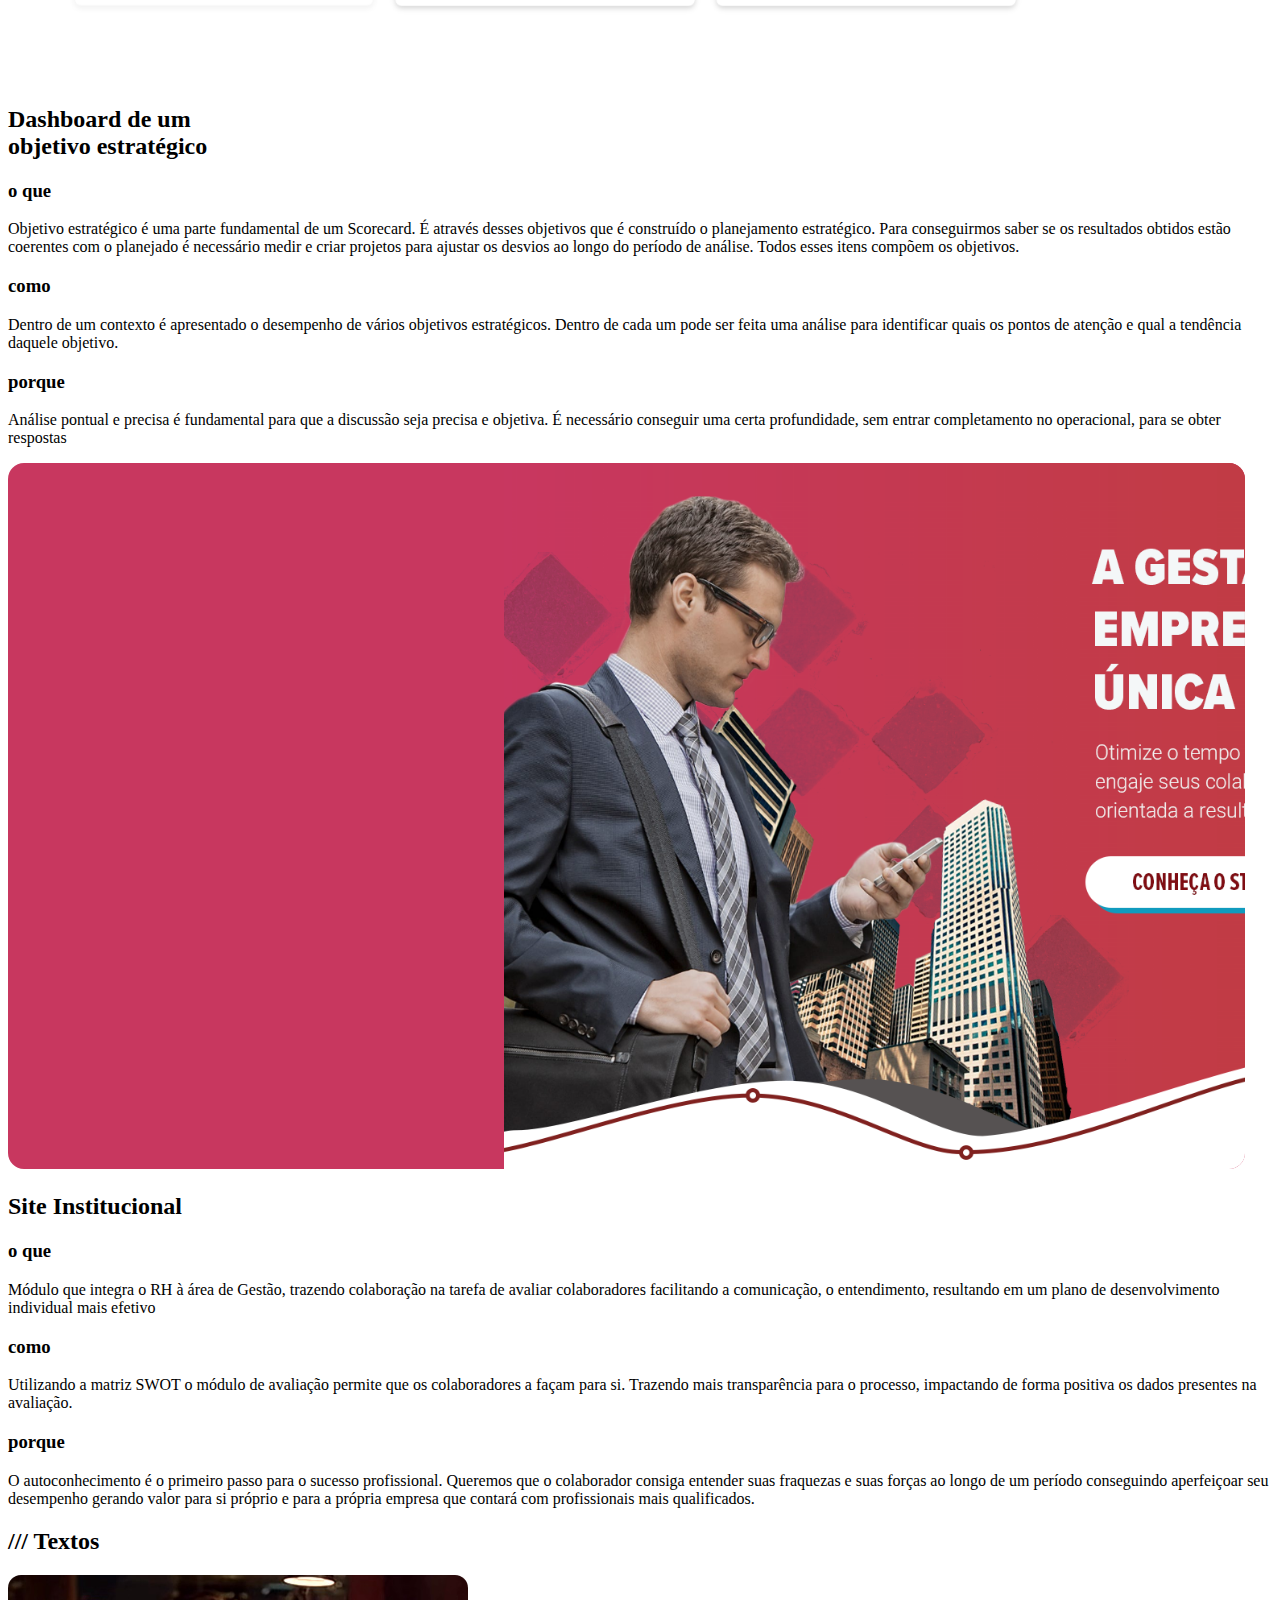
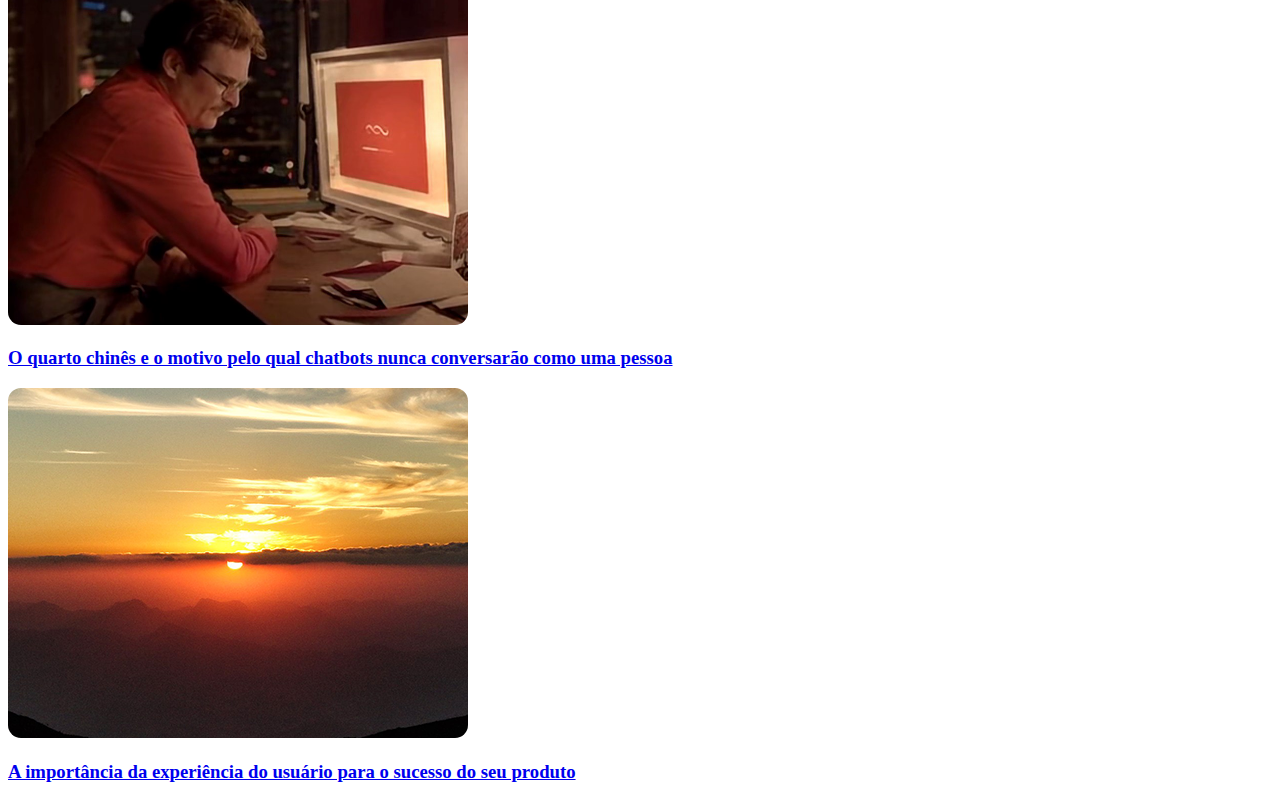
<file: rockcontent.html>
<!DOCTYPE html>
<html lang="en">
<head>
  <meta charset="UTF-8">
  <meta name="viewport" content="width=device-width, initial-scale=1.0">
  <meta http-equiv="X-UA-Compatible" content="ie=edge">
   <meta name="description" content="I am digital designer livin in Brazil" />
    <meta name="keywords" content="ux designer, ui designer, ui/ux designer, user experience, digital designer, web designer"/>
    <meta name="robots" content="index, follow">
  <title>Breno Araujo - Digital Designer, Ux Designer</title>
  
  <link rel="stylesheet" href="assets/css/rockcontent.css">
</head>
<body>
    <header>
        <nav class="flex-container">
            <div class="flex-item">
                               
                <img src="assets/images/breno-logo.svg" width="215">
                
            </div>
            <div class="flex-item">
                <ul class="navigation flex-container">
                <li><a href="#projetos">Projetos</a></li>
                <li><a href="#textos">Textos</a></li>
                <li><a href="#falecomigo">Fale comigo</a></li>
                </ul>
            </div>
        </nav>
    </header>
    <section class="apresentacao">
    <div class="descricao">
            <h2>É MUITO BOM RECEBER ALGUÉM DA EQUIPE DA ROCK CONTENT</h2>
            <p>Eu sou Breno Araújo, designer digital há mais de 10 anos. No 41º Encontro do IxDA assisti a palestra do Marcello Cardoso e achei interessante o trabalho que ele vem fazendo na Rock Content. Me interessei pela oportunidade de trabalho e gostaria de mostrar meu valor para fazer parte dessa equipe. </p>
            <p>Já tive oportunidade de consumir o serviço oferecido pela Rock Content e gostei muito. Também acredito nos valores da empresa <strong>"Nós aprendemos para ensinar e resolver. Trabalhamos em equipe para crescer"</strong>. Espero que gostem do trabalho que apresento abaixo.  </p>
            <p>Quero ter a oportunidade de poder conversar pessoalmente com você para falar mais sobre todas minhas experiências como designer. Para que possamos nos conhecer melhor e fazer com que essa parceria se concretize.</p>
    </div>
    
    </section>
    
    <section>
       <h2 class="main-title">/// Projetos</h2>
       <div class="listagem-projetos" id="projetos">
        <div class="container item-container">
            <div class="col">
                <div class="ani-wrapper">
                    <img src="assets/images/mockup-avaliacoes.png">
                </div>
            </div>
            <div class="col">
                <div class="item-content">
                    <h2>Avaliação<br>de desempenho</h2>
                    <h3>o que</h3>
                    <p class="desc">Módulo que integra o RH à área de Gestão, trazendo colaboração na tarefa de avaliar colaboradores facilitando a comunicação, o entendimento, resultando em um plano de desenvolvimento individual mais efetivo </p>
                    <h3>como</h3>
                    <p class="tour-quote">Utilizando a matriz SWOT o módulo de avaliação permite que os colaboradores a façam para si. Trazendo mais transparência                        para o processo, impactando de forma positiva os dados presentes
                            na avaliação.</p>
                    <h3>porque</h3>
                    <p class="author">O autoconhecimento é o primeiro passo para o sucesso profissional. Queremos
                            que o colaborador consiga entender suas fraquezas e suas forças ao longo
                            de um período conseguindo aperfeiçoar seu desempenho gerando valor 
                            para si próprio e para a própria empresa que contará com profissionais 
                            mais qualificados.</p>
                </div>
            </div>
        </div>
        <div class="container item-container">
            <div class="col">
                <div class="ani-wrapper">
                    <img src="assets/images/mockup-followme.png">
                </div>
            </div>
            <div class="col">
                <div class="item-content">
                        <h2>Follow Me</h2>
                        <h3>o que</h3>
                        <p class="desc">O projeto consiste na realização do gerenciamento das entregas feitas pelos caminhões de concreto. </p>
                        <h3>como</h3>
                        <p class="tour-quote">O gerenciamento das informações deve ser realizada de forma micro e macro, já que é preciso ver as informações tanto de uma entrega específica quanto um controle geral de todas as entregas feitas por todas as filiais com intenção de otimizar as entregas em diversas regiões.</p>
                        <h3>porque</h3>
                        <p class="author">Falta de acesso a informações cruciais para o funcionamento do planejamento diário das entregas assim como o status e feedback das mesmas.</p>
                </div>
            </div>
        </div>
        <div class="container item-container">
            <div class="col">
                <div class="ani-wrapper">
                    <img src="assets/images/mockup-objetivos.png">
                </div>
            </div>
            <div class="col">
                <div class="item-content">
                        <h2>Dashboard de um<br>objetivo estratégico</h2>
                        <h3>o que</h3>
                        <p class="desc">Objetivo estratégico é uma parte fundamental de um Scorecard. É através desses objetivos que é construído o planejamento estratégico. Para conseguirmos saber se os resultados obtidos estão coerentes com o planejado é necessário medir e criar projetos para ajustar os desvios ao longo do período de análise. Todos esses itens compõem os objetivos.</p>
                        <h3>como</h3>
                        <p class="tour-quote">Dentro de um contexto é apresentado o desempenho de vários objetivos estratégicos. Dentro de cada um pode ser feita uma análise para identificar quais os pontos de atenção e qual a tendência daquele objetivo.</p>
                        <h3>porque</h3>
                        <p class="author">Análise pontual e precisa é fundamental para que a discussão seja precisa e objetiva. É necessário conseguir uma certa profundidade, sem entrar completamento no operacional, para se obter respostas</p>
                </div>
            </div>
        </div>
        <div class="container item-container">
            <div class="col">
                <div class="ani-wrapper">
                    <img src="assets/images/mockup-site.png">
                </div>
            </div>
            <div class="col">
                <div class="item-content">
                        <h2>Site Institucional</h2>
                        <h3>o que</h3>
                        <p class="desc">Módulo que integra o RH à área de Gestão, trazendo colaboração na tarefa de avaliar colaboradores facilitando a comunicação, o entendimento, resultando em um plano de desenvolvimento individual mais efetivo </p>
                        <h3>como</h3>
                        <p class="tour-quote">Utilizando a matriz SWOT o módulo de avaliação permite que os colaboradores a façam para si. Trazendo mais transparência                        para o processo, impactando de forma positiva os dados presentes
                                na avaliação.</p>
                        <h3>porque</h3>
                        <p class="author">O autoconhecimento é o primeiro passo para o sucesso profissional. Queremos
                                que o colaborador consiga entender suas fraquezas e suas forças ao longo
                                de um período conseguindo aperfeiçoar seu desempenho gerando valor 
                                para si próprio e para a própria empresa que contará com profissionais 
                                mais qualificados.</p>
                </div>
            </div>
        </div>
    </div>
    </section>
    <section class="textos" id="textos">
            <h2>/// Textos</h2>
            <div class="container">
                    
                <div class="article">
                    <a href="https://medium.com/@brenoaraujo/o-quarto-chines-e-o-motivo-pelo-qual-chatbots-nunca-conversarao-como-uma-pessoa-6ea4d9597f77"><img src="assets/images/article-chatbots.png"></a>
                    <h3><a href="https://medium.com/@brenoaraujo/o-quarto-chines-e-o-motivo-pelo-qual-chatbots-nunca-conversarao-como-uma-pessoa-6ea4d9597f77">O quarto chinês e o  motivo pelo qual chatbots nunca  conversarão como uma pessoa</a></h2>
                </div>
                <div class="article">
                    <a href="https://medium.com/@brenoaraujo/are-you-experienced-2137852b8aaf"><img src="assets/images/article-ux.png"></a>
                    <h3><a href="https://medium.com/@brenoaraujo/are-you-experienced-2137852b8aaf">A importância da experiência do usuário para o sucesso do seu produto</a></h2>
                </div>
            </div>
    </section>

</body>
</html>
</file>
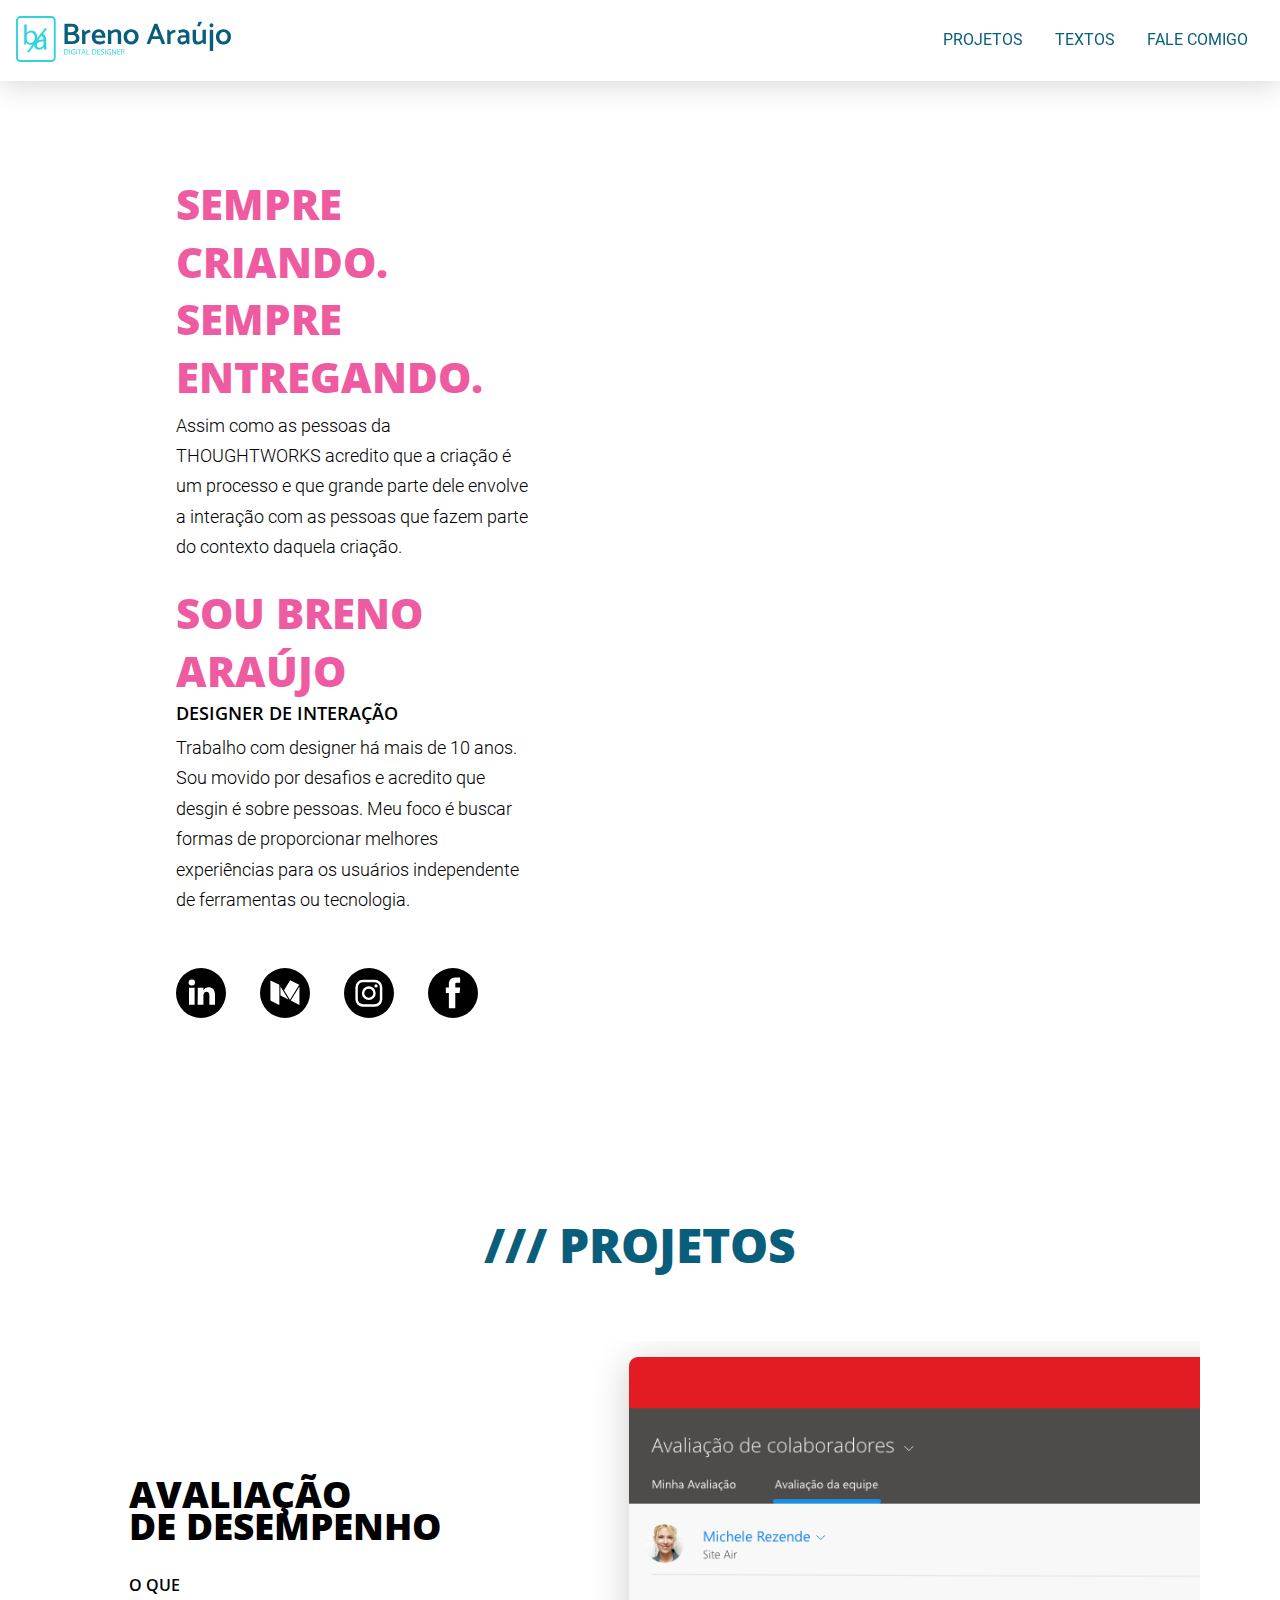
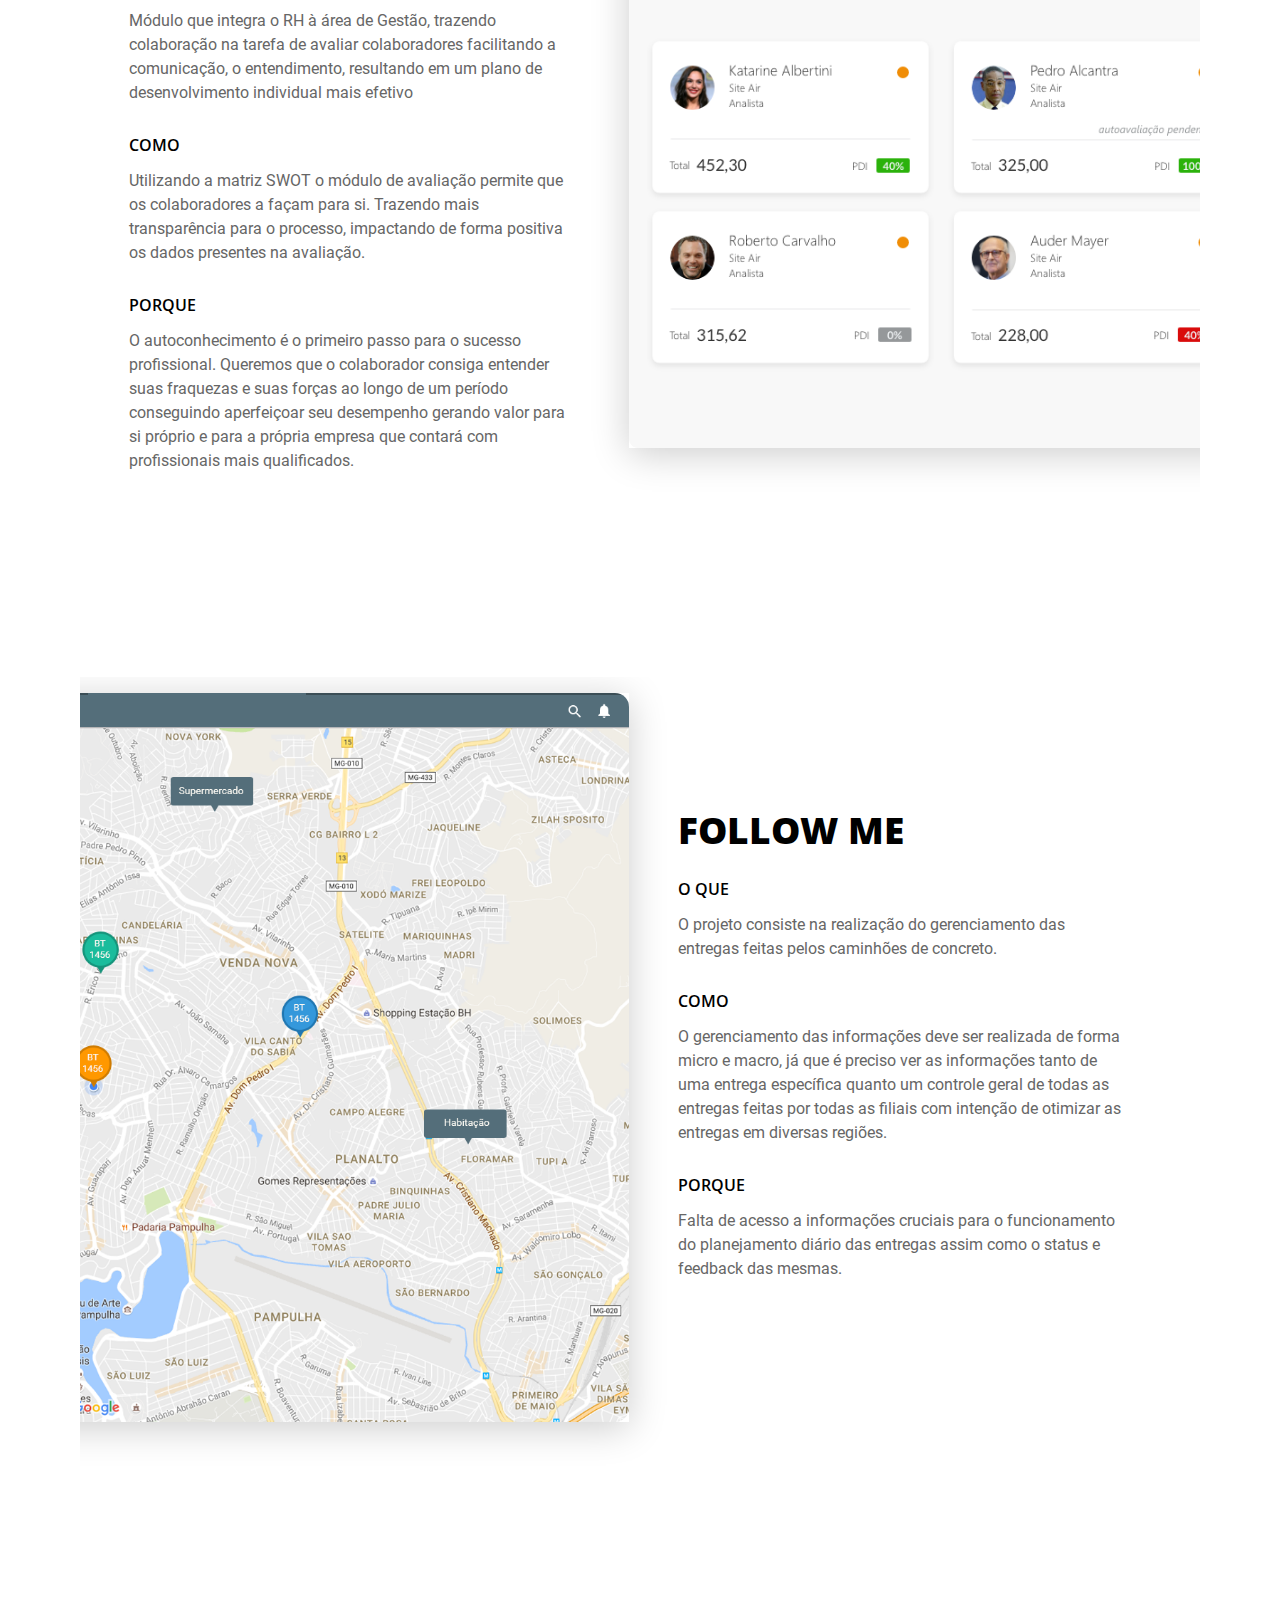
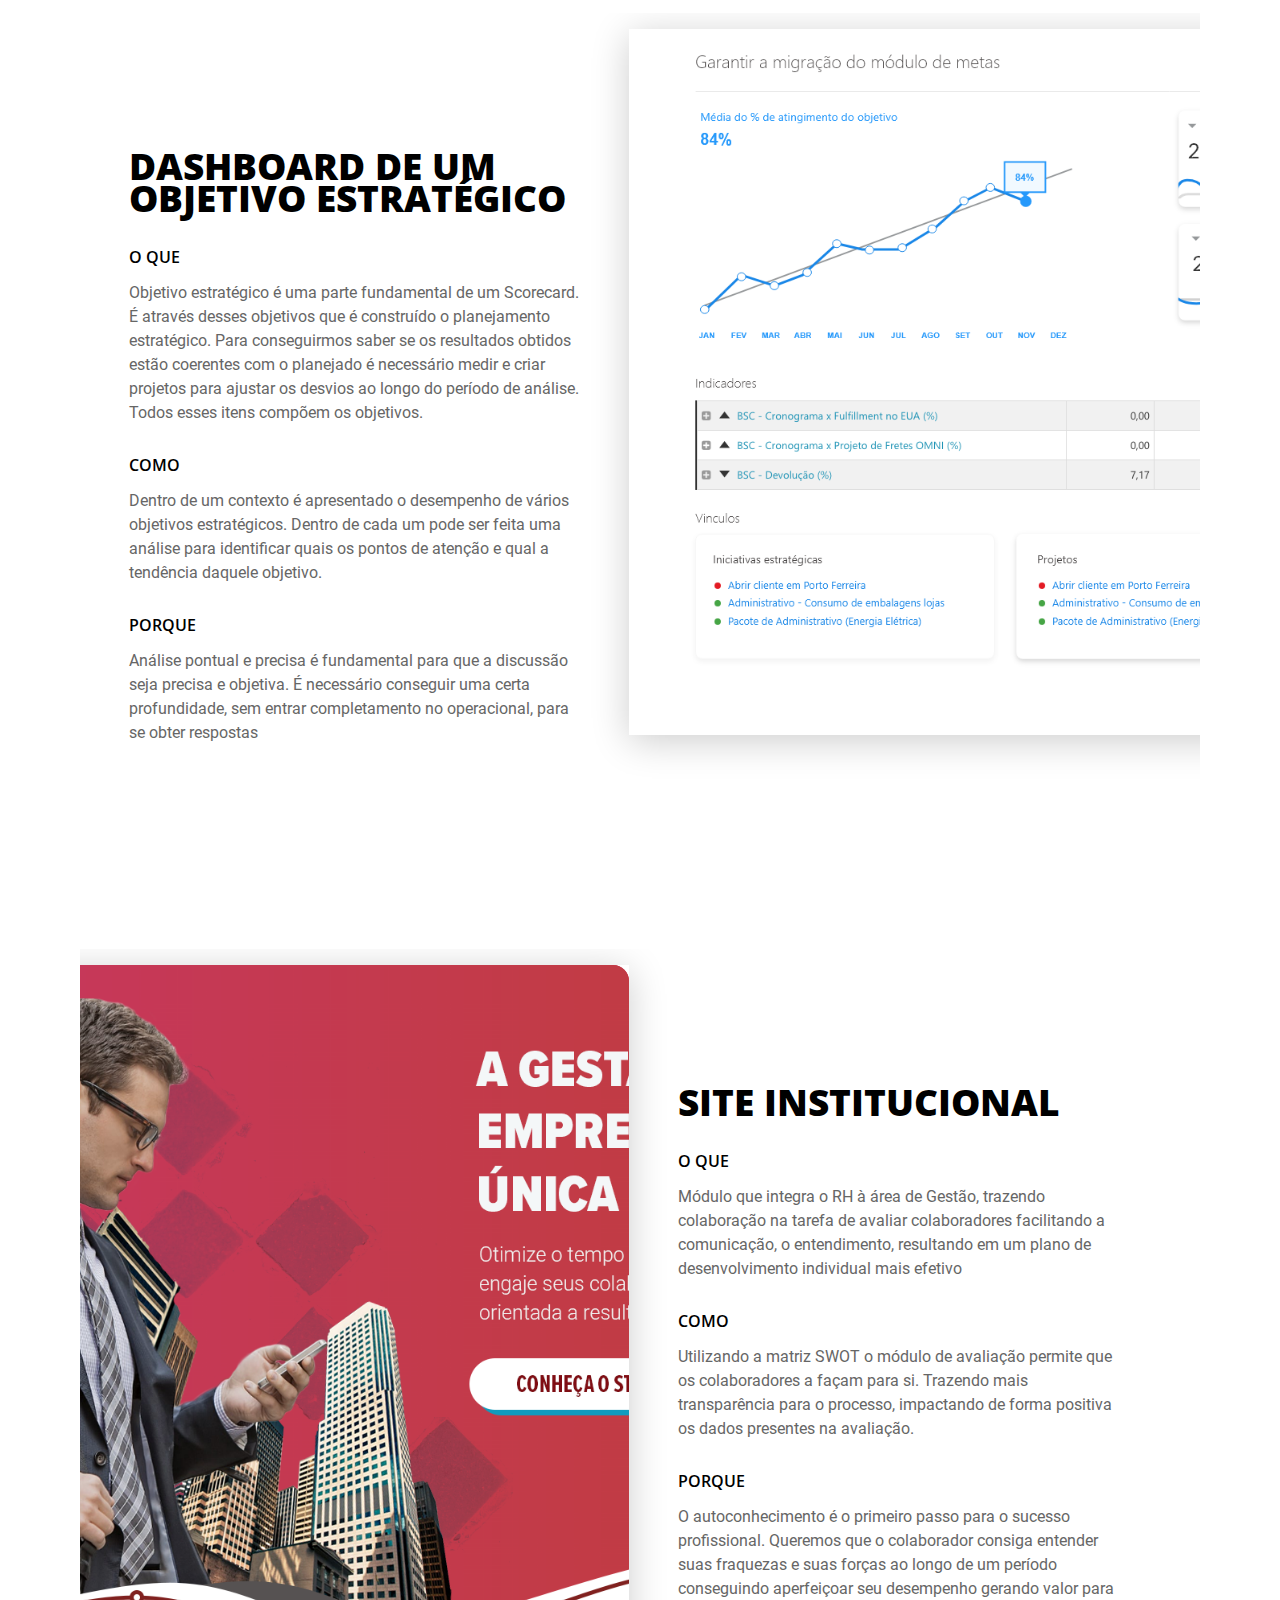
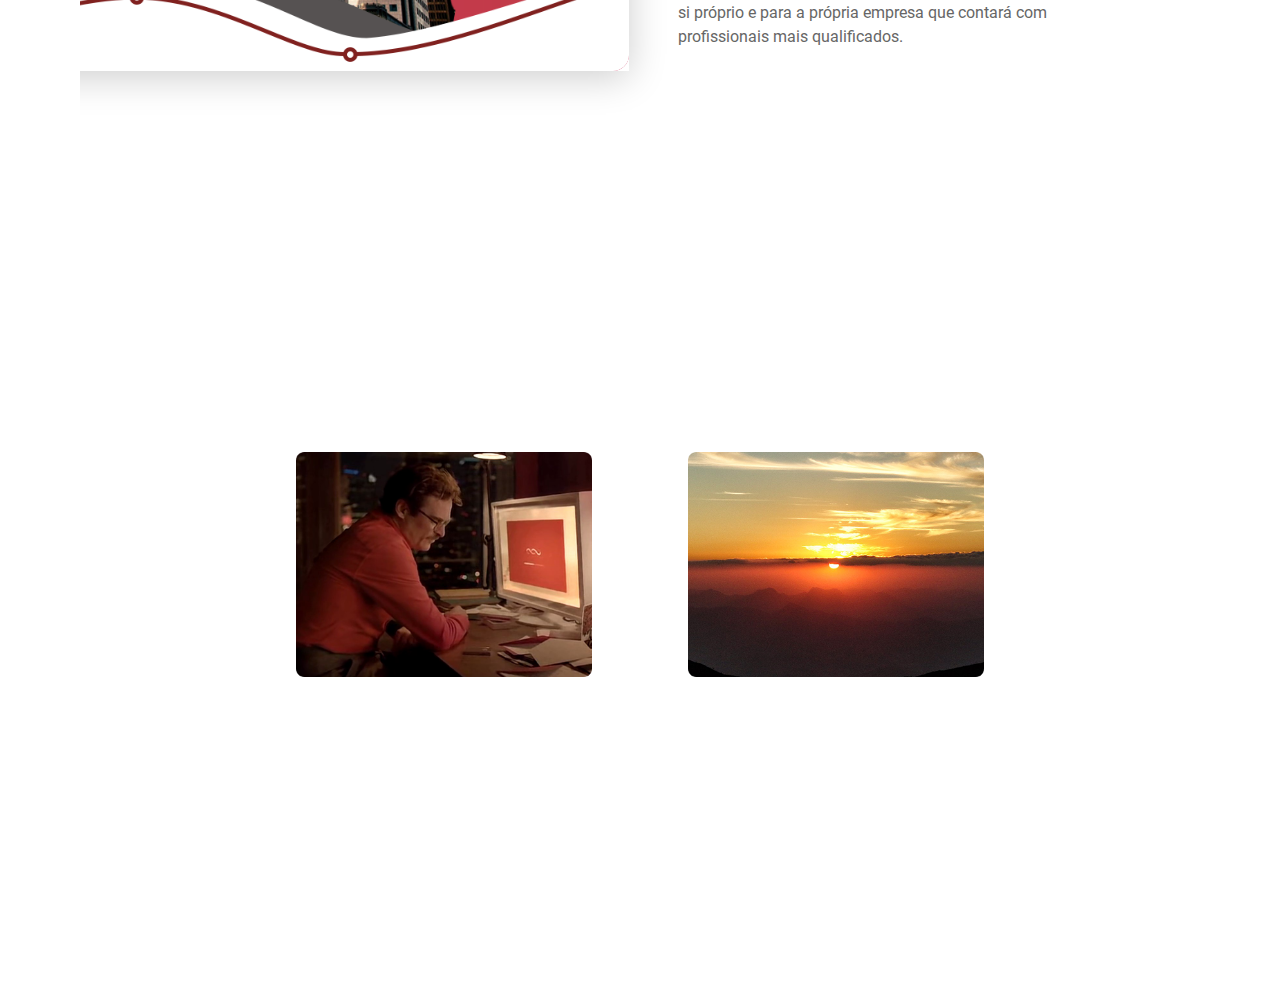
<file: tw.1.html>
<!DOCTYPE html>
<html lang="en">
<head>
  <meta charset="UTF-8">
  <meta name="viewport" content="width=device-width, initial-scale=1.0">
  <meta http-equiv="X-UA-Compatible" content="ie=edge">
   <meta name="description" content="I am digital designer livin in Brazil" />
    <meta name="keywords" content="ux designer, ui designer, ui/ux designer, user experience, digital designer, web designer"/>
    <meta name="robots" content="index, follow">
  <title>Breno Araujo - Digital Designer, Ux Designer</title>
  
  <link rel="stylesheet" href="assets/css/tw.css">
</head>
<body>
    <header>
        <nav class="flex-container">
            <div class="flex-item">
                               
                <img src="assets/images/breno-logo.svg" width="215">
                
            </div>
            <div class="flex-item">
                <ul class="navigation flex-container">
                <li><a href="#projetos">Projetos</a></li>
                <li><a href="#textos">Textos</a></li>
                <li><a href="#falecomigo">Fale comigo</a></li>
                </ul>
            </div>
        </nav>
    </header>
    <section class="apresentacao">
    <div class="descricao">
            <h2>SEMPRE CRIANDO. SEMPRE ENTREGANDO.</h2>
            <p>Assim como as pessoas da THOUGHTWORKS acredito que a criação é um processo e que grande parte dele envolve a interação com as pessoas que fazem parte do contexto daquela criação. </p>
            <h2>SOU BRENO ARAÚJO</h2>
            <h3>DESIGNER DE INTERAÇÃO</h3>
            <p>Trabalho com designer há mais de 10 anos. Sou movido por desafios e acredito que desgin é sobre pessoas. Meu foco é buscar formas de proporcionar melhores experiências para os usuários independente de ferramentas ou tecnologia.</p>
            
    </div>
    <ul class="social">
        <li><a href="#"><img src="assets/images/ico-linkedin.svg"/></a></li>
        <li><a href="#"><img src="assets/images/ico-medium.svg"/></a></li>
        <li><a href="#"><img src="assets/images/ico-instagram.svg"/></a></li>
        <li><a href="#"><img src="assets/images/ico-facebook.svg"/></a></li>
    </ul>
    
    </section>
    
    <section>
       <h2 class="main-title">/// Projetos</h2>
       <div class="listagem-projetos" id="projetos">
        <div class="container item-container">
            <div class="col">
                <div class="ani-wrapper">
                    <img src="assets/images/mockup-avaliacoes.png">
                </div>
            </div>
            <div class="col">
                <div class="item-content">
                    <h2>Avaliação<br>de desempenho</h2>
                    <h3>o que</h3>
                    <p class="desc">Módulo que integra o RH à área de Gestão, trazendo colaboração na tarefa de avaliar colaboradores facilitando a comunicação, o entendimento, resultando em um plano de desenvolvimento individual mais efetivo </p>
                    <h3>como</h3>
                    <p class="tour-quote">Utilizando a matriz SWOT o módulo de avaliação permite que os colaboradores a façam para si. Trazendo mais transparência                        para o processo, impactando de forma positiva os dados presentes
                            na avaliação.</p>
                    <h3>porque</h3>
                    <p class="author">O autoconhecimento é o primeiro passo para o sucesso profissional. Queremos
                            que o colaborador consiga entender suas fraquezas e suas forças ao longo
                            de um período conseguindo aperfeiçoar seu desempenho gerando valor 
                            para si próprio e para a própria empresa que contará com profissionais 
                            mais qualificados.</p>
                </div>
            </div>
        </div>
        <div class="container item-container">
            <div class="col">
                <div class="ani-wrapper">
                    <img src="assets/images/mockup-followme.png">
                </div>
            </div>
            <div class="col">
                <div class="item-content">
                        <h2>Follow Me</h2>
                        <h3>o que</h3>
                        <p class="desc">O projeto consiste na realização do gerenciamento das entregas feitas pelos caminhões de concreto. </p>
                        <h3>como</h3>
                        <p class="tour-quote">O gerenciamento das informações deve ser realizada de forma micro e macro, já que é preciso ver as informações tanto de uma entrega específica quanto um controle geral de todas as entregas feitas por todas as filiais com intenção de otimizar as entregas em diversas regiões.</p>
                        <h3>porque</h3>
                        <p class="author">Falta de acesso a informações cruciais para o funcionamento do planejamento diário das entregas assim como o status e feedback das mesmas.</p>
                </div>
            </div>
        </div>
        <div class="container item-container">
            <div class="col">
                <div class="ani-wrapper">
                    <img src="assets/images/mockup-objetivos.png">
                </div>
            </div>
            <div class="col">
                <div class="item-content">
                        <h2>Dashboard de um<br>objetivo estratégico</h2>
                        <h3>o que</h3>
                        <p class="desc">Objetivo estratégico é uma parte fundamental de um Scorecard. É através desses objetivos que é construído o planejamento estratégico. Para conseguirmos saber se os resultados obtidos estão coerentes com o planejado é necessário medir e criar projetos para ajustar os desvios ao longo do período de análise. Todos esses itens compõem os objetivos.</p>
                        <h3>como</h3>
                        <p class="tour-quote">Dentro de um contexto é apresentado o desempenho de vários objetivos estratégicos. Dentro de cada um pode ser feita uma análise para identificar quais os pontos de atenção e qual a tendência daquele objetivo.</p>
                        <h3>porque</h3>
                        <p class="author">Análise pontual e precisa é fundamental para que a discussão seja precisa e objetiva. É necessário conseguir uma certa profundidade, sem entrar completamento no operacional, para se obter respostas</p>
                </div>
            </div>
        </div>
        <div class="container item-container">
            <div class="col">
                <div class="ani-wrapper">
                    <img src="assets/images/mockup-site.png">
                </div>
            </div>
            <div class="col">
                <div class="item-content">
                        <h2>Site Institucional</h2>
                        <h3>o que</h3>
                        <p class="desc">Módulo que integra o RH à área de Gestão, trazendo colaboração na tarefa de avaliar colaboradores facilitando a comunicação, o entendimento, resultando em um plano de desenvolvimento individual mais efetivo </p>
                        <h3>como</h3>
                        <p class="tour-quote">Utilizando a matriz SWOT o módulo de avaliação permite que os colaboradores a façam para si. Trazendo mais transparência                        para o processo, impactando de forma positiva os dados presentes
                                na avaliação.</p>
                        <h3>porque</h3>
                        <p class="author">O autoconhecimento é o primeiro passo para o sucesso profissional. Queremos
                                que o colaborador consiga entender suas fraquezas e suas forças ao longo
                                de um período conseguindo aperfeiçoar seu desempenho gerando valor 
                                para si próprio e para a própria empresa que contará com profissionais 
                                mais qualificados.</p>
                </div>
            </div>
        </div>
    </div>
    </section>
    <section class="textos" id="textos">
            <h2>/// Textos</h2>
            <div class="container">
                    
                <div class="article">
                    <a href="https://medium.com/@brenoaraujo/o-quarto-chines-e-o-motivo-pelo-qual-chatbots-nunca-conversarao-como-uma-pessoa-6ea4d9597f77"><img src="assets/images/article-chatbots.png"></a>
                    <h3><a href="https://medium.com/@brenoaraujo/o-quarto-chines-e-o-motivo-pelo-qual-chatbots-nunca-conversarao-como-uma-pessoa-6ea4d9597f77">O quarto chinês e o  motivo pelo qual chatbots nunca  conversarão como uma pessoa</a></h2>
                </div>
                <div class="article">
                    <a href="https://medium.com/@brenoaraujo/are-you-experienced-2137852b8aaf"><img src="assets/images/article-ux.png"></a>
                    <h3><a href="https://medium.com/@brenoaraujo/are-you-experienced-2137852b8aaf">A importância da experiência do usuário para o sucesso do seu produto</a></h2>
                </div>
            </div>
    </section>

</body>
</html>
</file>
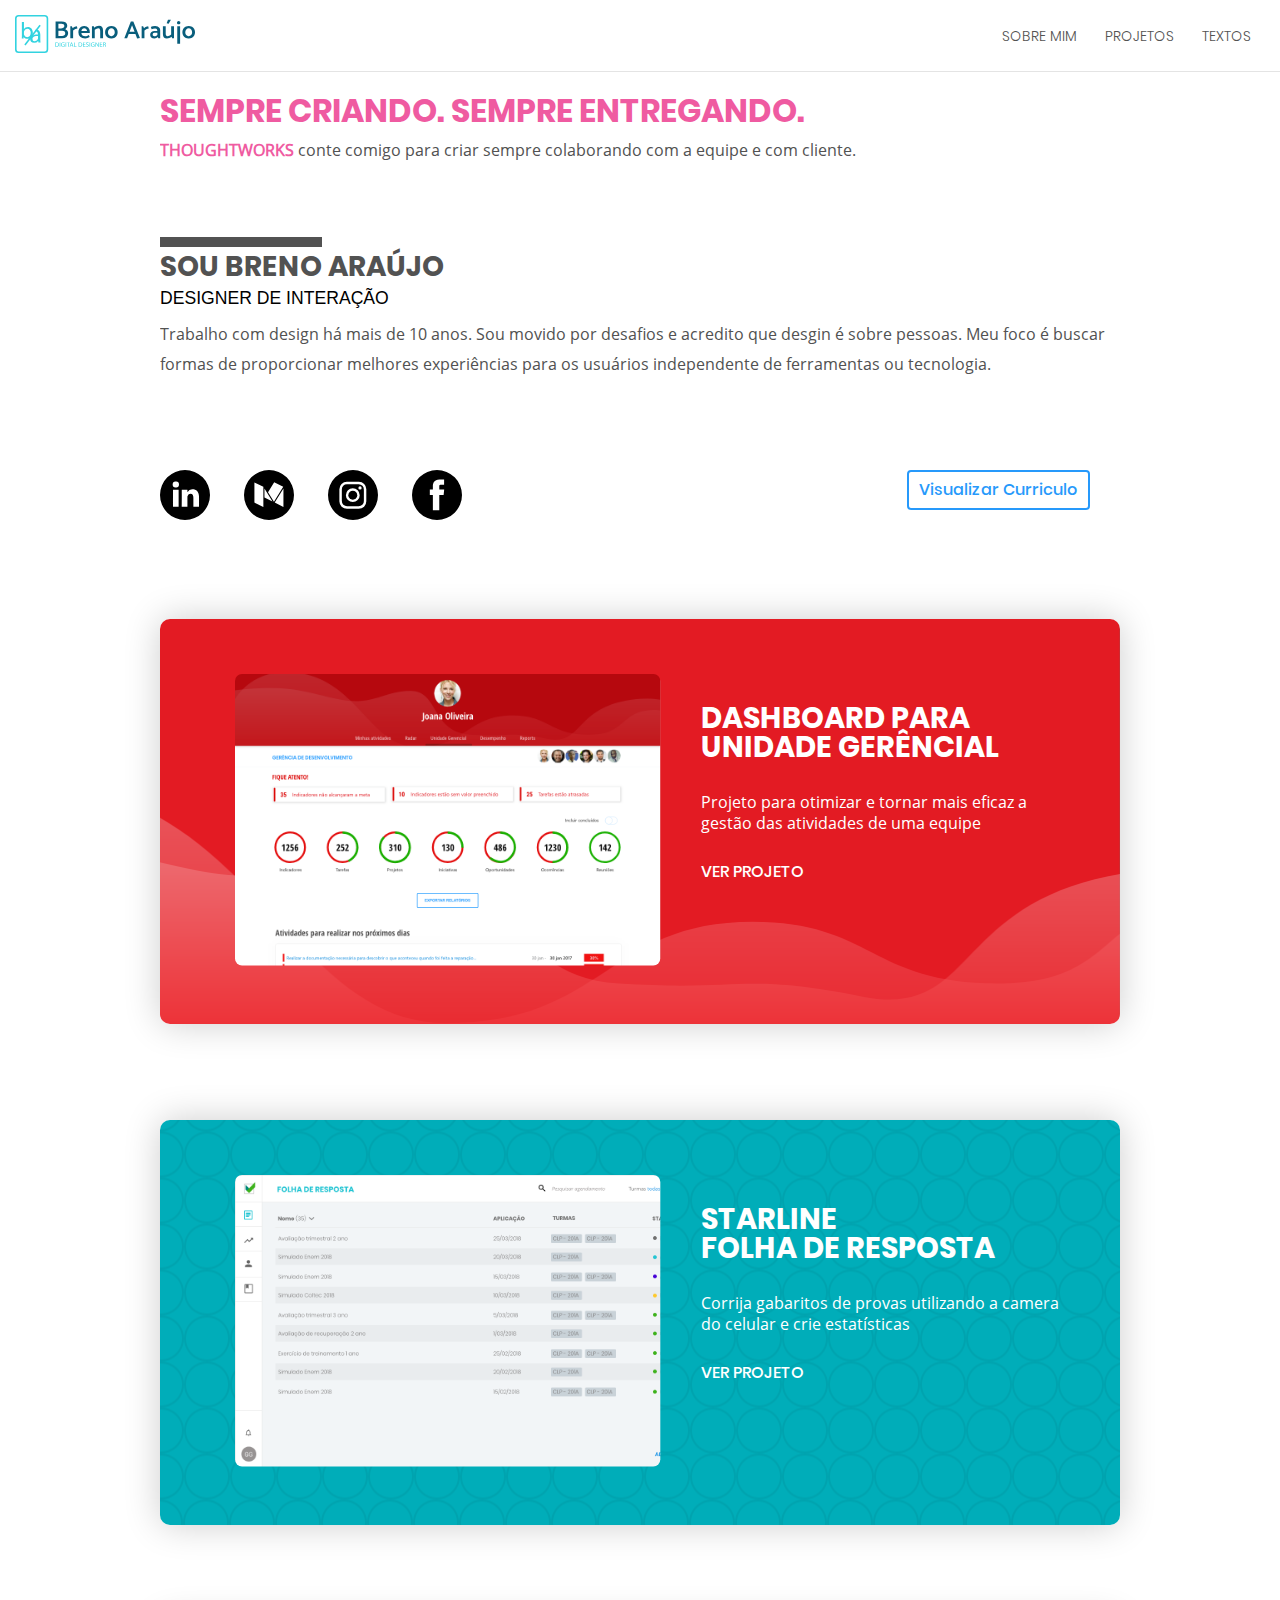
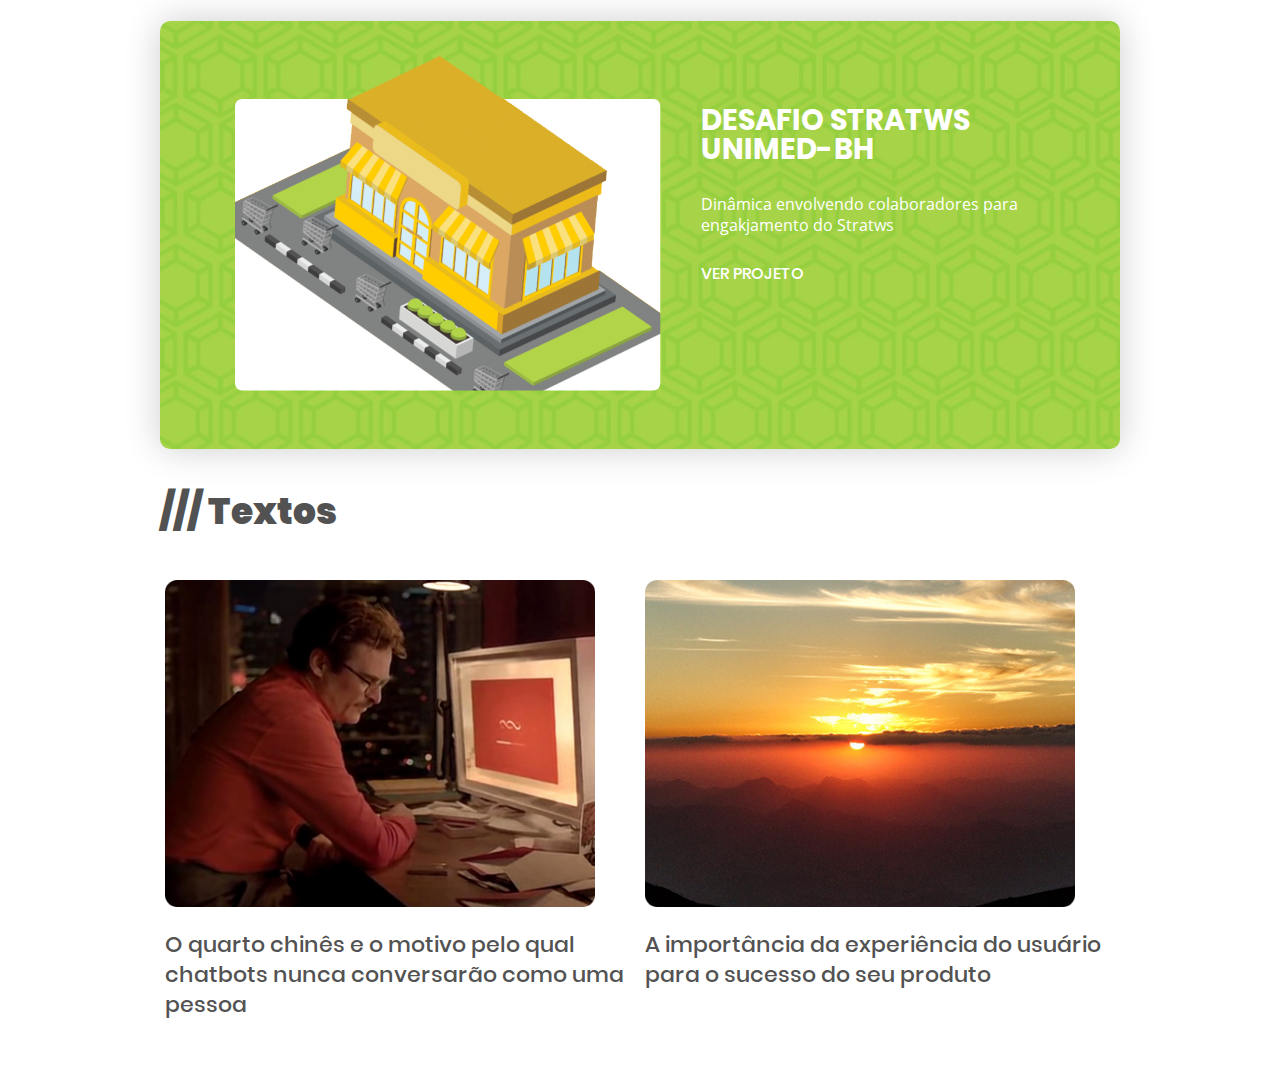
<file: tw.html>
<!DOCTYPE html>
<html lang="en">
<head>
  <meta charset="UTF-8">
  <meta name="viewport" content="width=device-width, initial-scale=1.0">
  <meta http-equiv="X-UA-Compatible" content="ie=edge">
   <meta name="description" content="I am digital designer livin in Brazil" />
    <meta name="keywords" content="ux designer, ui designer, ui/ux designer, user experience, digital designer, web designer"/>
    <meta name="robots" content="index, follow">
  <title>Breno Araujo - Digital Designer, Ux Designer</title>
  
  <link rel="stylesheet" href="assets/css/portfolio.css">
</head>
<body id="sobre">
    <header>
        <nav class="flex-container">
            <div class="flex-item">
                               
                <a href="tw.html"><img src="assets/images/breno-logo.svg" width="180"></a>
                
            </div>
            <div class="flex-item">
                <ul class="navigation flex-container">
                <li><a href="#sobre">Sobre Mim</a></li>
                <li><a href="#projetos">Projetos</a></li>
                <li><a href="#textos">Textos</a></li>
                
                </ul>
            </div>
        </nav>
    </header>
    <section class="container">
    <div class="apresentacao">
        <div class="descricao">
                <h2 class="tw"><span class="border-top10">SEMPRE CRIANDO</span>. SEMPRE ENTREGANDO.</h2>
                <p><strong>THOUGHTWORKS</strong> conte comigo para criar sempre colaborando com a equipe e com cliente.
                </p>
                <h2 class="ptxl"><span class="border-top">SOU BRENO</span> ARAÚJO</h2>
                <h3>DESIGNER DE INTERAÇÃO</h3>
                <p>Trabalho com design há mais de 10 anos. Sou movido por desafios e acredito que desgin é sobre pessoas. Meu foco é buscar formas de proporcionar melhores experiências para os usuários independente de ferramentas ou tecnologia.</p>
                
        </div>
        <ul class="social">
            <li><a href="https://www.linkedin.com/in/brenoaraujobh/"><img src="assets/images/ico-linkedin.svg"/></a></li>
            <li><a href="https://medium.com/@brenoaraujo"><img src="assets/images/ico-medium.svg"/></a></li>
            <li><a href="https://www.instagram.com/brenoaraujobh/"><img src="assets/images/ico-instagram.svg"/></a></li>
            <li><a href="https://www.facebook.com/brenoaraujobh"><img src="assets/images/ico-facebook.svg"/></a></li>
            <li class="curriculo"><a href="http://www.brenoaraujo.com.br/breno.pdf" target="_blank">Visualizar Curriculo</a></li>
        </ul>
    </div>
    
    </section>

    <section id="projetos">
            <div class="container">
                <div class="item-portfolio dash flex-container">
                    <div class="flex-item">
                            <a href="dashboard.html"><img src="assets/images/item-dash.png"></img></a>
                    </div>
                    <div class="flex-item">
                        <h3>DASHBOARD PARA<br/>UNIDADE GERÊNCIAL</h3>
                        <p>Projeto para otimizar e tornar mais eficaz a gestão das atividades de uma equipe</p>
                        <a href="dashboard.html">VER PROJETO</a>
                    </div>
                </div>
            </div>
            <div class="container">
                <div class="item-portfolio folha flex-container">
                    <div class="flex-item">
                            <a href="folha.html"><img src="assets/images/item-folha.png"></img></a>
                    </div>
                    <div class="flex-item">
                        <h3>STARLINE<br/>FOLHA DE RESPOSTA</h3>
                        <p>Corrija gabaritos de provas utilizando a camera do celular e crie estatísticas</p>
                        <a href="folha.html">VER PROJETO</a>
                    </div>
                </div>
            </div>
            <div class="container">
                <div class="item-portfolio desafio flex-container">
                    <div class="flex-item">
                            <a href="desafio.html"><img src="assets/images/item-desafio.png"></img></a>
                    </div>
                    <div class="flex-item">
                        <h3>DESAFIO STRATWS<br/>UNIMED-BH</h3>
                        <p>Dinâmica envolvendo colaboradores para engakjamento do Stratws</p>
                        <a href="desafio.html">VER PROJETO</a>
                    </div>
                </div>
            </div>
    </section>

    <section class="textos" id="textos">
            <h2>/// Textos</h2>
            <div class="container">
                <div class="flex-container">    
                    <div class="article flex-item">
                        <a href="https://medium.com/@brenoaraujo/o-quarto-chines-e-o-motivo-pelo-qual-chatbots-nunca-conversarao-como-uma-pessoa-6ea4d9597f77"><img src="assets/images/article-chatbots.png"></a>
                        <h3><a href="https://medium.com/@brenoaraujo/o-quarto-chines-e-o-motivo-pelo-qual-chatbots-nunca-conversarao-como-uma-pessoa-6ea4d9597f77">O quarto chinês e o  motivo pelo qual chatbots nunca  conversarão como uma pessoa</a></h2>
                    </div>
                    <div class="article flex-item">
                        <a href="https://medium.com/@brenoaraujo/are-you-experienced-2137852b8aaf"><img src="assets/images/article-ux.png"></a>
                        <h3><a href="https://medium.com/@brenoaraujo/are-you-experienced-2137852b8aaf">A importância da experiência do usuário para o sucesso do seu produto</a></h2>
                    </div>
                </div>
            </div>
    </section>

    <!-- Global site tag (gtag.js) - Google Analytics -->
<script async src="https://www.googletagmanager.com/gtag/js?id=UA-11177696-1"></script>
<script>
  window.dataLayer = window.dataLayer || [];
  function gtag(){dataLayer.push(arguments);}
  gtag('js', new Date());

  gtag('config', 'UA-11177696-1');
</script>


</body>
</html>
</file>
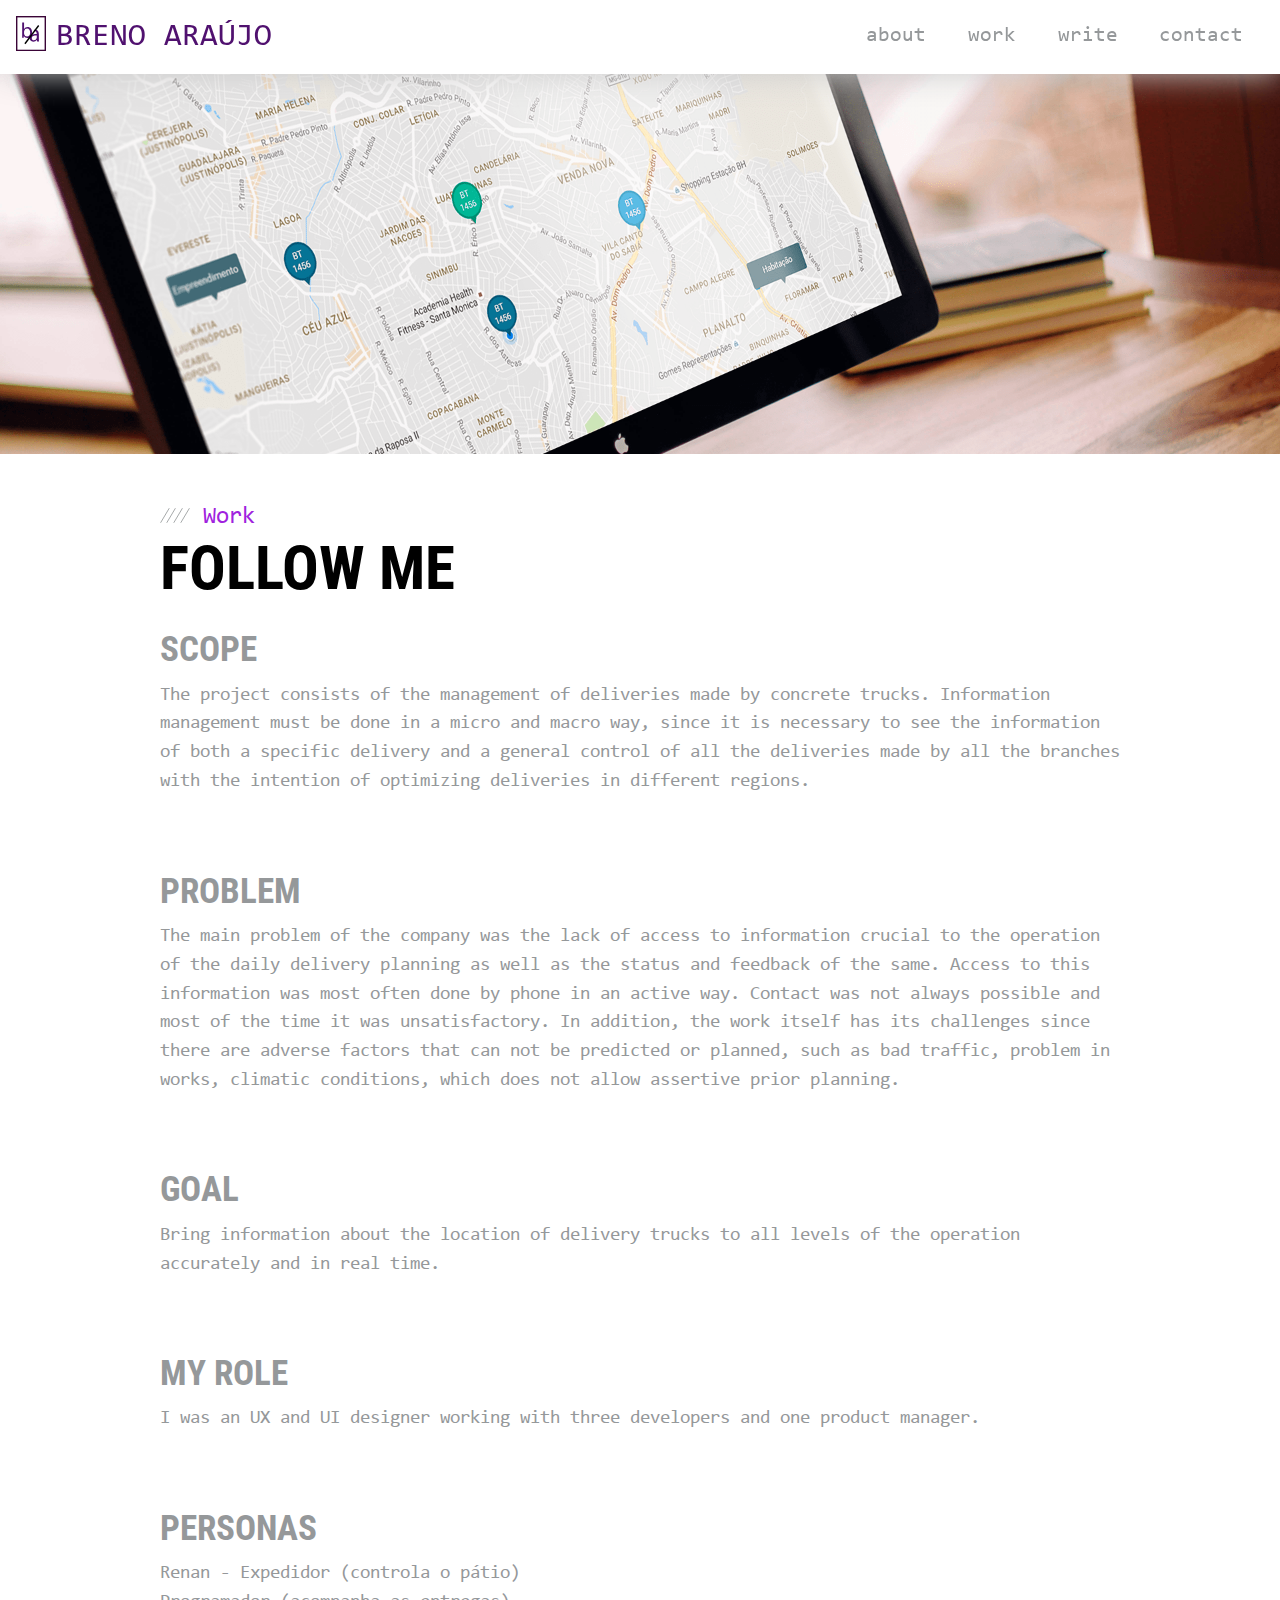
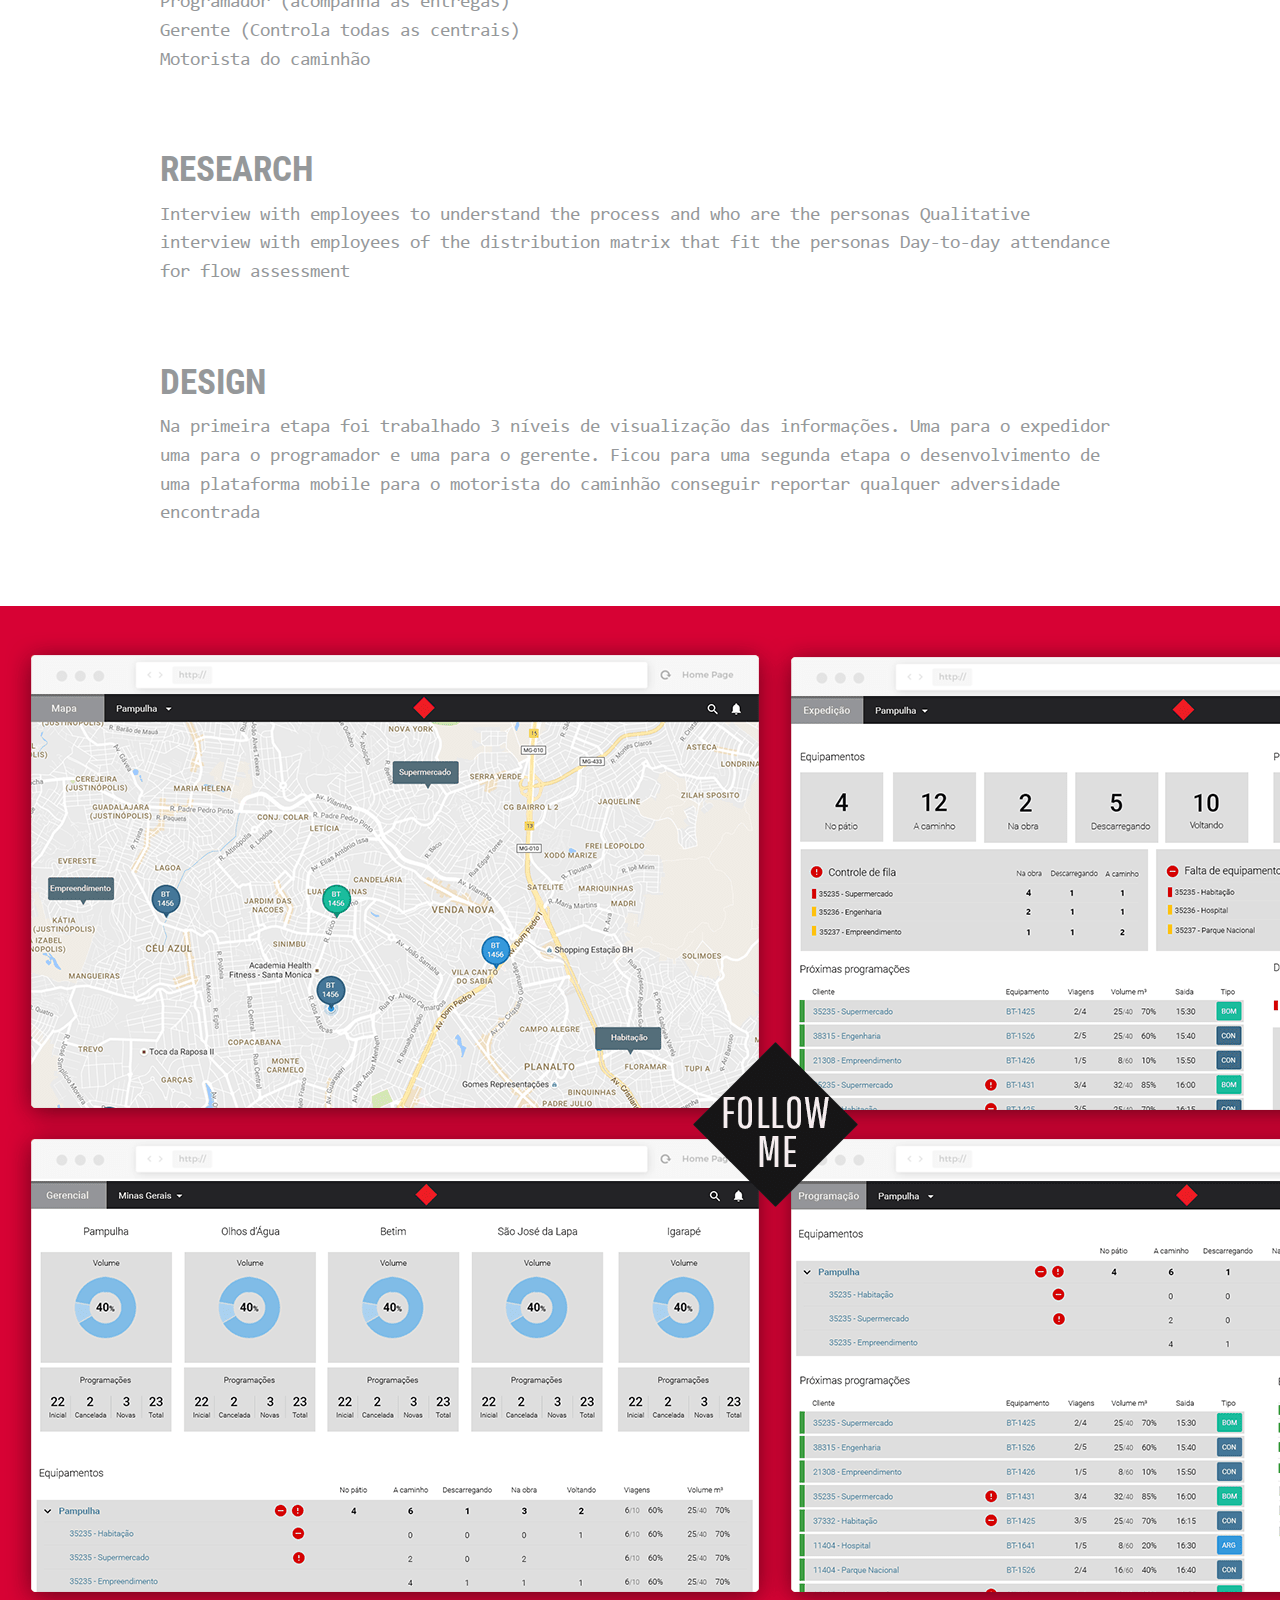
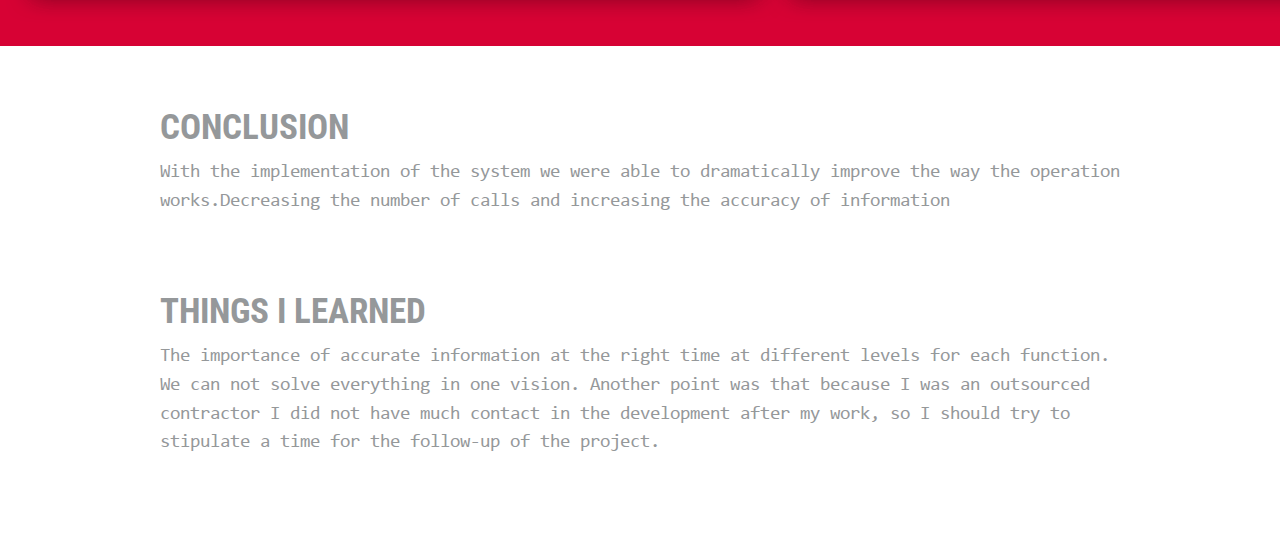
<file: work-follow.1.html>
<!DOCTYPE html>
<html lang="en">
<head>
  <meta charset="UTF-8">
  <meta name="viewport" content="width=device-width, initial-scale=1.0">
  <meta http-equiv="X-UA-Compatible" content="ie=edge">
   <meta name="description" content="I am digital designer livin in Brazil" />
    <meta name="keywords" content="ux designer, ui designer, ui/ux designer, user experience, digital designer, web designer"/>
    <meta name="robots" content="index, follow">
  <title>Breno Araujo - Digital Designer, Ux Designer</title>
  <link rel="stylesheet" href="assets/css/geral.css">
</head>
<body class="secondary">
<header>
  <nav class="flex-container">
      <div class="flex-item">
        <svg xmlns="http://www.w3.org/2000/svg" viewBox="0 0 129 151"><defs><style>.cls-1,.cls-2{fill:none;stroke-miterlimit:10;stroke-width:6px;}.cls-1{stroke:#3a0537;}.cls-2{stroke:#000;}</style></defs><title>Ativo 2</title><g id="Camada_2" data-name="Camada 2"><g id="Layer_1" data-name="Layer 1"><rect class="cls-1" x="3" y="3" width="123" height="145"/><path d="M98.32,97.47v-19c0-9.72-3.46-19.82-17.33-20.68l-4.6,6.79c.43,0,.86,0,1.29,0C88,64.57,89.2,72.12,89.2,76.31v1c-19.59-.1-30.49,6.6-30.49,18.86,0,7.33,5.24,14.56,15.51,14.56a18.89,18.89,0,0,0,15.51-7.54H90l.73,6.39h8.38A71.39,71.39,0,0,1,98.32,97.47Zm-8.91-4.92a9.62,9.62,0,0,1-.52,2.93A12.62,12.62,0,0,1,76.63,104c-4.71,0-8.7-2.83-8.7-8.8,0-9.85,11.42-11.63,21.48-11.42Z"/><path d="M26.22,93.72c.19-3.07.37-7.63.37-11.64V27.61h8.1V55.92h.19c2.89-5,8.1-8.29,15.36-8.29,11.17,0,19.09,9.31,19,23,0,16.11-10.15,24.12-20.2,24.12-6.52,0-11.73-2.51-15.08-8.47h-.28l-.37,7.45Zm8.47-18.06a15.32,15.32,0,0,0,.37,3,12.64,12.64,0,0,0,12.29,9.59c8.57,0,13.69-7,13.69-17.32,0-9-4.66-16.76-13.41-16.76A13.06,13.06,0,0,0,35.16,64.21a16.16,16.16,0,0,0-.47,3.35Z"/><line class="cls-2" x1="38.51" y1="119.25" x2="97.49" y2="40.75"/></g></g></svg>
        <h4><a href="index.html" class="logo-nav">Breno Araújo</a></h4>
      </div>
      <div class="flex-item">
        <ul class="navigation flex-container">
          <li><a href="">about</a></li>
          <li><a href="">work</a></li>
          <li><a href="">write</a></li>
          <li><a href="">contact</a></li>
        </ul>
      </div>
  </nav>
</header>
<section>
  <div class="huge-container">
    <div><img src="assets\images\follow-me-detail.png" class="img-detail" ></div>
    <div class="huge-description left">
        <a class="breadcrumb" href="index.html#work"><embed type="image/svg+xml" src="assets/images/tracos-titulo.svg" width="30px"/> Work</a> 
      <h1 class="title-detail">Follow Me</h1>
  </div>
  </div>
</section>
<section>
  <div class="huge-container">
    <div class="huge-description left">

        <h3>Scope</h3>
        <p>The project consists of the management of deliveries made by concrete trucks. Information management must be done in a micro and macro way, since it is necessary to see the information of both a specific delivery and a general control of all the deliveries made by all the branches with the intention of optimizing deliveries in different regions.</p>
        <h3>Problem</h3>
        <p>The main problem of the company was the lack of access to information crucial to the operation of the daily delivery planning as well as the status and feedback of the same. Access to this information was most often done by phone in an active way. Contact was not always possible and most of the time it was unsatisfactory. In addition, the work itself has its challenges since there are adverse factors that can not be predicted or planned, such as bad traffic, problem in works, climatic conditions, which does not allow assertive prior planning.</p>
        <h3>Goal</h3>
        <p>Bring information about the location of delivery trucks to all levels of the operation accurately and in real time.</p>
        <h3>My Role</h3>
        <p>I was an UX and UI designer working with three developers and one product manager.</p>
        <h3>Personas</h3>
        <p>Renan - Expedidor (controla o pátio)<br/>
Programador (acompanha as entregas)<br/>
Gerente (Controla todas as centrais)<br/>
Motorista do caminhão<br/>
</p>
        <h3>Research</h3>
        <p>Interview with employees to understand the process and who are the personas Qualitative interview with employees of the distribution matrix that fit the personas Day-to-day attendance for flow assessment
</p>
        <h3>Design</h3>
        <p>Na primeira etapa foi trabalhado 3 níveis de visualização das informações. Uma para o expedidor uma para o programador e uma para o gerente. Ficou para uma segunda etapa o desenvolvimento de uma plataforma mobile para o motorista do caminhão conseguir reportar qualquer adversidade encontrada

        </p>
        </div>
        <div class="img-hero-2">
          <img src="assets/images/telas-telemetria.png">
        </div>
      </div>
<div class="huge-container">
  <div class="huge-description left">
        <h3>Conclusion</h3>
        <p>With the implementation of the system we were able to dramatically improve the way the operation works.Decreasing the number of calls and increasing the accuracy of information</p>
        <h3>Things I learned</h3>
        <p>The importance of accurate information at the right time at different levels for each function. We can not solve everything in one vision. Another point was that because I was an outsourced contractor I did not have much contact in the development after my work, so I should try to stipulate a time for the follow-up of the project.</p>
    </div>
  </div>
</section>
  <script>
    (function(i,s,o,g,r,a,m){i['GoogleAnalyticsObject']=r;i[r]=i[r]||function(){
    (i[r].q=i[r].q||[]).push(arguments)},i[r].l=1*new Date();a=s.createElement(o),
    m=s.getElementsByTagName(o)[0];a.async=1;a.src=g;m.parentNode.insertBefore(a,m)
    })(window,document,'script','https://www.google-analytics.com/analytics.js','ga');

    ga('create', 'UA-11177696-1', 'auto');
    ga('send', 'pageview');

  </script>
</body>
</html>
</file>
<file: assets/css/rockcontent.css>
/*
Error: Undefined variable: "$white".
        on line 58 of /Users/brenoaraujo/Documents/GitHub/portfolio/assets/sass/_base.scss
        from line 2 of /Users/brenoaraujo/Documents/GitHub/portfolio/assets/sass/rockcontent.scss

Backtrace:
/Users/brenoaraujo/Documents/GitHub/portfolio/assets/sass/_base.scss:58
/Users/brenoaraujo/Documents/GitHub/portfolio/assets/sass/rockcontent.scss:2
/Applications/Koala.app/Contents/Resources/app.nw/rubygems/gems/sass-3.5.2/lib/sass/script/tree/variable.rb:49:in `_perform'
/Applications/Koala.app/Contents/Resources/app.nw/rubygems/gems/sass-3.5.2/lib/sass/script/tree/node.rb:50:in `perform'
/Applications/Koala.app/Contents/Resources/app.nw/rubygems/gems/sass-3.5.2/lib/sass/tree/visitors/perform.rb:402:in `visit_prop'
/Applications/Koala.app/Contents/Resources/app.nw/rubygems/gems/sass-3.5.2/lib/sass/tree/visitors/base.rb:36:in `visit'
/Applications/Koala.app/Contents/Resources/app.nw/rubygems/gems/sass-3.5.2/lib/sass/tree/visitors/perform.rb:162:in `block in visit'
/Applications/Koala.app/Contents/Resources/app.nw/rubygems/gems/sass-3.5.2/lib/sass/stack.rb:79:in `block in with_base'
/Applications/Koala.app/Contents/Resources/app.nw/rubygems/gems/sass-3.5.2/lib/sass/stack.rb:135:in `with_frame'
/Applications/Koala.app/Contents/Resources/app.nw/rubygems/gems/sass-3.5.2/lib/sass/stack.rb:79:in `with_base'
/Applications/Koala.app/Contents/Resources/app.nw/rubygems/gems/sass-3.5.2/lib/sass/tree/visitors/perform.rb:162:in `visit'
/Applications/Koala.app/Contents/Resources/app.nw/rubygems/gems/sass-3.5.2/lib/sass/tree/visitors/perform.rb:444:in `block (2 levels) in visit_rule'
/Applications/Koala.app/Contents/Resources/app.nw/rubygems/gems/sass-3.5.2/lib/sass/tree/visitors/perform.rb:444:in `map'
/Applications/Koala.app/Contents/Resources/app.nw/rubygems/gems/sass-3.5.2/lib/sass/tree/visitors/perform.rb:444:in `block in visit_rule'
/Applications/Koala.app/Contents/Resources/app.nw/rubygems/gems/sass-3.5.2/lib/sass/tree/visitors/perform.rb:183:in `with_environment'
/Applications/Koala.app/Contents/Resources/app.nw/rubygems/gems/sass-3.5.2/lib/sass/tree/visitors/perform.rb:442:in `visit_rule'
/Applications/Koala.app/Contents/Resources/app.nw/rubygems/gems/sass-3.5.2/lib/sass/tree/visitors/base.rb:36:in `visit'
/Applications/Koala.app/Contents/Resources/app.nw/rubygems/gems/sass-3.5.2/lib/sass/tree/visitors/perform.rb:162:in `block in visit'
/Applications/Koala.app/Contents/Resources/app.nw/rubygems/gems/sass-3.5.2/lib/sass/stack.rb:79:in `block in with_base'
/Applications/Koala.app/Contents/Resources/app.nw/rubygems/gems/sass-3.5.2/lib/sass/stack.rb:135:in `with_frame'
/Applications/Koala.app/Contents/Resources/app.nw/rubygems/gems/sass-3.5.2/lib/sass/stack.rb:79:in `with_base'
/Applications/Koala.app/Contents/Resources/app.nw/rubygems/gems/sass-3.5.2/lib/sass/tree/visitors/perform.rb:162:in `visit'
/Applications/Koala.app/Contents/Resources/app.nw/rubygems/gems/sass-3.5.2/lib/sass/tree/visitors/perform.rb:329:in `block (2 levels) in visit_import'
/Applications/Koala.app/Contents/Resources/app.nw/rubygems/gems/sass-3.5.2/lib/sass/tree/visitors/perform.rb:329:in `map'
/Applications/Koala.app/Contents/Resources/app.nw/rubygems/gems/sass-3.5.2/lib/sass/tree/visitors/perform.rb:329:in `block in visit_import'
/Applications/Koala.app/Contents/Resources/app.nw/rubygems/gems/sass-3.5.2/lib/sass/stack.rb:88:in `block in with_import'
/Applications/Koala.app/Contents/Resources/app.nw/rubygems/gems/sass-3.5.2/lib/sass/stack.rb:135:in `with_frame'
/Applications/Koala.app/Contents/Resources/app.nw/rubygems/gems/sass-3.5.2/lib/sass/stack.rb:88:in `with_import'
/Applications/Koala.app/Contents/Resources/app.nw/rubygems/gems/sass-3.5.2/lib/sass/tree/visitors/perform.rb:326:in `visit_import'
/Applications/Koala.app/Contents/Resources/app.nw/rubygems/gems/sass-3.5.2/lib/sass/tree/visitors/base.rb:36:in `visit'
/Applications/Koala.app/Contents/Resources/app.nw/rubygems/gems/sass-3.5.2/lib/sass/tree/visitors/perform.rb:162:in `block in visit'
/Applications/Koala.app/Contents/Resources/app.nw/rubygems/gems/sass-3.5.2/lib/sass/stack.rb:79:in `block in with_base'
/Applications/Koala.app/Contents/Resources/app.nw/rubygems/gems/sass-3.5.2/lib/sass/stack.rb:135:in `with_frame'
/Applications/Koala.app/Contents/Resources/app.nw/rubygems/gems/sass-3.5.2/lib/sass/stack.rb:79:in `with_base'
/Applications/Koala.app/Contents/Resources/app.nw/rubygems/gems/sass-3.5.2/lib/sass/tree/visitors/perform.rb:162:in `visit'
/Applications/Koala.app/Contents/Resources/app.nw/rubygems/gems/sass-3.5.2/lib/sass/tree/visitors/base.rb:52:in `block in visit_children'
/Applications/Koala.app/Contents/Resources/app.nw/rubygems/gems/sass-3.5.2/lib/sass/tree/visitors/base.rb:52:in `map'
/Applications/Koala.app/Contents/Resources/app.nw/rubygems/gems/sass-3.5.2/lib/sass/tree/visitors/base.rb:52:in `visit_children'
/Applications/Koala.app/Contents/Resources/app.nw/rubygems/gems/sass-3.5.2/lib/sass/tree/visitors/perform.rb:171:in `block in visit_children'
/Applications/Koala.app/Contents/Resources/app.nw/rubygems/gems/sass-3.5.2/lib/sass/tree/visitors/perform.rb:183:in `with_environment'
/Applications/Koala.app/Contents/Resources/app.nw/rubygems/gems/sass-3.5.2/lib/sass/tree/visitors/perform.rb:170:in `visit_children'
/Applications/Koala.app/Contents/Resources/app.nw/rubygems/gems/sass-3.5.2/lib/sass/tree/visitors/base.rb:36:in `block in visit'
/Applications/Koala.app/Contents/Resources/app.nw/rubygems/gems/sass-3.5.2/lib/sass/tree/visitors/perform.rb:190:in `visit_root'
/Applications/Koala.app/Contents/Resources/app.nw/rubygems/gems/sass-3.5.2/lib/sass/tree/visitors/base.rb:36:in `visit'
/Applications/Koala.app/Contents/Resources/app.nw/rubygems/gems/sass-3.5.2/lib/sass/tree/visitors/perform.rb:161:in `visit'
/Applications/Koala.app/Contents/Resources/app.nw/rubygems/gems/sass-3.5.2/lib/sass/tree/visitors/perform.rb:10:in `visit'
/Applications/Koala.app/Contents/Resources/app.nw/rubygems/gems/sass-3.5.2/lib/sass/tree/root_node.rb:36:in `css_tree'
/Applications/Koala.app/Contents/Resources/app.nw/rubygems/gems/sass-3.5.2/lib/sass/tree/root_node.rb:29:in `render_with_sourcemap'
/Applications/Koala.app/Contents/Resources/app.nw/rubygems/gems/sass-3.5.2/lib/sass/engine.rb:389:in `_render_with_sourcemap'
/Applications/Koala.app/Contents/Resources/app.nw/rubygems/gems/sass-3.5.2/lib/sass/engine.rb:307:in `render_with_sourcemap'
/Applications/Koala.app/Contents/Resources/app.nw/rubygems/gems/sass-3.5.2/lib/sass/exec/sass_scss.rb:391:in `run'
/Applications/Koala.app/Contents/Resources/app.nw/rubygems/gems/sass-3.5.2/lib/sass/exec/sass_scss.rb:63:in `process_result'
/Applications/Koala.app/Contents/Resources/app.nw/rubygems/gems/sass-3.5.2/lib/sass/exec/base.rb:52:in `parse'
/Applications/Koala.app/Contents/Resources/app.nw/rubygems/gems/sass-3.5.2/lib/sass/exec/base.rb:19:in `parse!'
/Applications/Koala.app/Contents/Resources/app.nw/rubygems/gems/sass-3.5.2/bin/sass:13:in `<top (required)>'
/Applications/Koala.app/Contents/Resources/app.nw/bin/sass:22:in `load'
/Applications/Koala.app/Contents/Resources/app.nw/bin/sass:22:in `<main>'
*/
body:before {
  white-space: pre;
  font-family: monospace;
  content: "Error: Undefined variable: \"$white\".\A         on line 58 of /Users/brenoaraujo/Documents/GitHub/portfolio/assets/sass/_base.scss\A         from line 2 of /Users/brenoaraujo/Documents/GitHub/portfolio/assets/sass/rockcontent.scss"; }
</file>
<file: assets/css/portfolio.css>
/* http://meyerweb.com/eric/tools/css/reset/ 
   v2.0 | 20110126
   License: none (public domain)
*/
html, body, div, span, applet, object, iframe, h1, h2, h3, h4, h5, h6, p, blockquote, pre, a, abbr, acronym, address, big, cite, code, del, dfn, em, img, ins, kbd, q, s, samp, small, strike, strong, sub, sup, tt, var, b, u, i, center, dl, dt, dd, ol, ul, li, fieldset, form, label, legend, table, caption, tbody, tfoot, thead, tr, th, td, article, aside, canvas, details, embed, figure, figcaption, footer, header, hgroup, menu, nav, output, ruby, section, summary, time, mark, audio, video {
  margin: 0;
  padding: 0;
  border: 0;
  font-size: 100%;
  font: inherit;
  vertical-align: baseline; }

/* HTML5 display-role reset for older browsers */
article, aside, details, figcaption, figure, footer, header, hgroup, menu, nav, section {
  display: block; }

body {
  line-height: 1; }

ol, ul {
  list-style: none; }

blockquote, q {
  quotes: none; }

blockquote:before, blockquote:after {
  content: '';
  content: none; }

q:before, q:after {
  content: '';
  content: none; }

table {
  border-collapse: collapse;
  border-spacing: 0; }

@font-face {
  font-family: Roboto;
  src: url(../fonts/Roboto-Regular.ttf); }
@font-face {
  font-family: Roboto Light;
  src: url(../fonts/Roboto-Light.ttf); }
@font-face {
  font-family: OpenS;
  src: url(../fonts/OpenSans-Regular.ttf); }
@font-face {
  font-family: OpenSans EB;
  src: url(../fonts/OpenSans-ExtraBold.ttf); }
@font-face {
  font-family: OpenSans SB;
  src: url(../fonts/OpenSans-SemiBold.ttf); }
@font-face {
  font-family: Poppins;
  src: url(../fonts/Poppins-Medium.ttf); }
@font-face {
  font-family: Poppins Light;
  src: url(../fonts/Poppins-Light.ttf); }
@font-face {
  font-family: Poppins EB;
  src: url(../fonts/Poppins-Black.ttf); }
@font-face {
  font-family: Poppins B;
  src: url(../fonts/Poppins-Bold.ttf); }
.ptl {
  padding-top: 20px; }

.ptxl {
  padding-top: 60px; }

.mtl {
  margin-top: 40px; }

.pal {
  padding: 40px; }

.border-top10 {
  border-top: 10px solid #EF5BA1; }

.border-top {
  border-top: 10px solid #525252; }

body {
  padding-top: 42px; }

h2 {
  font-family: "Poppins B", arial, serif; }

h3 {
  font-family: "Poppins ", arial, serif; }

p {
  font-family: "OpenS", arial, serif;
  font-size: 0.9rem;
  line-height: 1.3rem; }

.flex-container {
  display: flex; }

.flex-item {
  flex: 1 100%;
  padding: 5px; }

.flex-grow {
  flex-grow: 2; }

header {
  width: 100%;
  background: #fff;
  padding: .6em;
  border-bottom: 1px solid #E4E4E4;
  position: fixed;
  top: 0;
  left: 0;
  box-sizing: border-box;
  vertical-align: middle;
  z-index: 3; }
  header h4 {
    font-family: "OpenS";
    font-size: 2em;
    color: #EA544E;
    text-transform: uppercase;
    display: inline-block;
    vertical-align: super;
    padding: 0 0 0 0.2em; }

a.logo-nav:hover, a.logo-nav:visited, a {
  text-decoration: none;
  color: #EA544E; }

.navigation {
  justify-content: flex-end; }
  .navigation a {
    text-decoration: none;
    display: block;
    padding: 1em;
    color: #525252;
    font-family: "Poppins light";
    font-size: 14px;
    text-transform: uppercase; }

.container {
  display: flex;
  position: relative;
  width: 100%;
  overflow: hidden;
  padding: 3rem 0;
  display: block;
  box-sizing: border-box; }
  .container.item-container {
    min-height: 57.5em;
    padding-top: 1em; }

.apresentacao {
  background: #fff;
  width: 100%;
  max-width: 960px;
  overflow: hidden;
  padding: 0;
  box-sizing: border-box;
  margin: auto;
  z-index: 2; }

@media only screen and (-webkit-min-device-pixel-ratio: 2), only screen and (min--moz-device-pixel-ratio: 2), only screen and (-o-min-device-pixel-ratio: 2 / 1), only screen and (min-device-pixel-ratio: 2), only screen and (min-resolution: 192dpi), only screen and (min-resolution: 2dppx), screen and (max-width: 480px) {
  .apresentacao {
    background: #fff; } }
.apresentacao h2.tw {
  font-size: 32px;
  color: #EF5BA1; }

.apresentacao h2 {
  font-size: 28px;
  text-transform: uppercase;
  font-family: "Poppins B";
  line-height: 2.6rem;
  margin: 0 0 .1em;
  color: #525252; }

.apresentacao h3 {
  padding-bottom: .6em;
  font-size: 1.1em; }

.apresentacao .social {
  padding-top: 40px; }

.apresentacao ul li, .apresentacao ul li a {
  display: inline-block;
  margin: 15px 15px 0 0;
  vertical-align: middle; }

.apresentacao .social img {
  width: 50px;
  height: 50px; }

.social .curriculo a {
  color: #2699FB;
  padding: 10px;
  border: 2px solid #2699FB;
  border-radius: 4px;
  font-family: "Poppins"; }

.social .curriculo {
  float: right; }

@media only screen and (-webkit-min-device-pixel-ratio: 2), only screen and (min--moz-device-pixel-ratio: 2), only screen and (-o-min-device-pixel-ratio: 2 / 1), only screen and (min-device-pixel-ratio: 2), only screen and (min-resolution: 192dpi), only screen and (min-resolution: 2dppx), screen and (max-width: 480px) {
  .apresentacao .descricao {
    width: 100%; } }
.apresentacao p {
  font-family: "OpenS", arial, serif;
  font-size: 16px;
  line-height: 1.9rem;
  margin: 0 0 1.3em 0;
  color: #525252; }

.descricao strong {
  color: #EF5BA1;
  font-weight: bold; }

.item-portfolio {
  margin: auto auto;
  width: 100%;
  max-width: 960px;
  box-shadow: 0 0 36px rgba(0, 0, 0, 0.2);
  border-radius: 10px;
  padding: 50px 40px;
  box-sizing: border-box; }
  .item-portfolio h3 {
    color: #fff;
    font-family: "Poppins B";
    font-size: 29px;
    padding: 30px; }
  .item-portfolio p {
    font-family: "OpenS";
    color: #fff;
    font-size: 16px;
    padding: 0 10px 30px 30px; }
  .item-portfolio a {
    font-family: "Poppins";
    text-transform: uppercase;
    padding-left: 30px;
    color: #fff; }

.item-portfolio.dash {
  background: url("../images/fundo-dash.png") center center no-repeat; }

.item-portfolio.folha {
  background: url("../images/fundo-folha.png") center center no-repeat; }

.item-portfolio.desafio {
  background: url("../images/fundo-desafio.png") center center no-repeat; }
  .item-portfolio.desafio img {
    margin-top: -20px; }

.textos {
  width: 100%;
  max-width: 960px;
  margin: auto auto; }
  .textos h2 {
    font-family: "Poppins EB";
    color: #525252;
    font-size: 36px;
    line-height: 30px; }
  .textos h3 {
    font-family: "Poppins";
    color: #E4E4E4;
    font-size: 22px;
    margin-top: 20px;
    line-height: 30px; }
    .textos h3 a {
      color: #525252; }
  .textos img {
    width: 430px; }

.header.dash {
  background: #E31B23; }

.header.folha {
  background: url("../images/fundo-folha.png"); }

.header.desafio {
  background: url("../images/fundo-desafio.png"); }

.header {
  width: 100%;
  text-align: center;
  padding: 40px 0; }
  .header img {
    width: 100%;
    max-width: 800px; }
  .header h1 {
    font-family: "Poppins EB";
    color: #fff;
    font-size: 36px;
    margin-top: 20px; }
  .header p {
    font-family: "OpenS";
    color: #fff;
    font-size: 16px;
    margin-top: 20px; }
  .header a {
    font-family: "Poppins";
    color: #fff;
    font-size: 14px;
    display: block; }

.interno .container {
  width: 100%;
  max-width: 960px;
  margin: 0 auto; }
  .interno .container h2 {
    font-family: "Poppins light";
    color: #525252;
    font-size: 32px;
    text-transform: uppercase;
    margin-bottom: 15px;
    text-align: right;
    margin-right: 110px; }
  .interno .container p {
    font-family: "OpenS";
    color: #525252;
    font-size: 16px;
    line-height: 28px;
    margin-bottom: 20px; }

.interno img, .interno video {
  width: 100%; }

.container-fluid {
  width: 100%;
  text-align: center;
  box-sizing: border-box; }

.background-desafio {
  background: #B3D355; }

/*# sourceMappingURL=portfolio.css.map */
</file>
<file: assets/css/tw.css>
/* http://meyerweb.com/eric/tools/css/reset/ 
   v2.0 | 20110126
   License: none (public domain)
*/
html, body, div, span, applet, object, iframe, h1, h2, h3, h4, h5, h6, p, blockquote, pre, a, abbr, acronym, address, big, cite, code, del, dfn, em, img, ins, kbd, q, s, samp, small, strike, strong, sub, sup, tt, var, b, u, i, center, dl, dt, dd, ol, ul, li, fieldset, form, label, legend, table, caption, tbody, tfoot, thead, tr, th, td, article, aside, canvas, details, embed, figure, figcaption, footer, header, hgroup, menu, nav, output, ruby, section, summary, time, mark, audio, video {
  margin: 0;
  padding: 0;
  border: 0;
  font-size: 100%;
  font: inherit;
  vertical-align: baseline; }

/* HTML5 display-role reset for older browsers */
article, aside, details, figcaption, figure, footer, header, hgroup, menu, nav, section {
  display: block; }

body {
  line-height: 1; }

ol, ul {
  list-style: none; }

blockquote, q {
  quotes: none; }

blockquote:before, blockquote:after {
  content: '';
  content: none; }

q:before, q:after {
  content: '';
  content: none; }

table {
  border-collapse: collapse;
  border-spacing: 0; }

@font-face {
  font-family: Roboto;
  src: url(../fonts/Roboto-Regular.ttf); }
@font-face {
  font-family: Roboto Light;
  src: url(../fonts/Roboto-Light.ttf); }
@font-face {
  font-family: OpenSans EB;
  src: url(../fonts/OpenSans-ExtraBold.ttf); }
@font-face {
  font-family: OpenSans SB;
  src: url(../fonts/OpenSans-SemiBold.ttf); }
h2 {
  font-family: OpenSans EB, arial, serif; }

h3 {
  font-family: OpenSans SB, arial, serif; }

p {
  font-family: Roboto, arial, serif;
  font-size: 0.9rem;
  line-height: 1.3rem; }

.flex-container {
  display: flex; }

.flex-item {
  flex: 1 100%; }
  body{padding:80px;}

header {
  width: 100%;
  background: #fff;
  padding: 1em;
  border-bottom: #ccc;
  box-shadow: 0 0 33px 0px #ccc;
  position: fixed;
  top: 0;
  left: 0;
  box-sizing: border-box;
  vertical-align: middle;
  z-index: 3; }
  header h4 {
    font-family: "Roboto";
    font-size: 2em;
    color: #EA544E;
    text-transform: uppercase;
    display: inline-block;
    vertical-align: super;
    padding: 0 0 0 0.2em; }

a.logo-nav:hover, a.logo-nav:visited, a {
  text-decoration: none;
  color: #EA544E; }

.navigation {
  justify-content: flex-end; }
  .navigation a {
    text-decoration: none;
    display: block;
    padding: 1em;
    color: #095E7C;
    font-family: "Roboto";
    font-size: 1.0em;
    text-transform: uppercase; }

/* item-list*/
.container {
  display: flex;
  position: relative;
  width: 100%;
  overflow: hidden; }
  @media only screen and (-webkit-min-device-pixel-ratio: 2), only screen and (min--moz-device-pixel-ratio: 2), only screen and (-o-min-device-pixel-ratio: 2 / 1), only screen and (min-device-pixel-ratio: 2), only screen and (min-resolution: 192dpi), only screen and (min-resolution: 2dppx), screen and (max-width: 480px) {
    .container {
      display: block;
      padding: 3rem;
      box-sizing: border-box; } }
  .container.item-container {
    min-height: 57.5em;
    padding-top: 1em; }

.col {
  position: relative;
  display: block;
  width: 49%;
  margin: 0;
  padding: 0; }
  @media only screen and (-webkit-min-device-pixel-ratio: 2), only screen and (min--moz-device-pixel-ratio: 2), only screen and (-o-min-device-pixel-ratio: 2 / 1), only screen and (min-device-pixel-ratio: 2), only screen and (min-resolution: 192dpi), only screen and (min-resolution: 2dppx), screen and (max-width: 480px) {
    .col {
      width: 100%; } }

.item-content {
  width: 100%;
  max-width: 28.125em;
  z-index: 3;
  margin: 0 auto; }

.item-container img {
  display: inline-block;
  margin: 0;
  padding: 0;
  border: 0;
  vertical-align: baseline;
  box-shadow: 0 6px 36px rgba(0, 0, 0, 0.2); }
  @media only screen and (-webkit-min-device-pixel-ratio: 2), only screen and (min--moz-device-pixel-ratio: 2), only screen and (-o-min-device-pixel-ratio: 2 / 1), only screen and (min-device-pixel-ratio: 2), only screen and (min-resolution: 192dpi), only screen and (min-resolution: 2dppx), screen and (max-width: 480px) {
    .item-container img {
      width: 100%;
      box-shadow: none; } }
.item-container h2 {
  font-size: 2.3rem;
  text-transform: uppercase;
  line-height: 2rem;
  margin: 3.28571em 0 .94286em; }
  @media only screen and (-webkit-min-device-pixel-ratio: 2), only screen and (min--moz-device-pixel-ratio: 2), only screen and (-o-min-device-pixel-ratio: 2 / 1), only screen and (min-device-pixel-ratio: 2), only screen and (min-resolution: 192dpi), only screen and (min-resolution: 2dppx), screen and (max-width: 480px) {
    .item-container h2 {
      margin: 1.2rem 0 .9rem; } }
.item-container h3 {
  font-size: 1.0rem;
  text-transform: uppercase;
  margin: 0 0 1em 0; }
.item-container p {
  font-size: 1rem;
  line-height: 1.5rem;
  margin: 0 0 2em 0;
  color: #666666; }

.item-container:nth-child(odd) .col:first-child {
  -ms-flex-order: 2;
  order: 2; }

.item-container:nth-child(odd) .col:last-child {
  -ms-flex-order: 1;
  order: 1; }

.item-container:nth-child(even) .col:first-child {
  -ms-flex-order: 1;
  order: 1; }

.item-container:nth-child(even) .col:last-child {
  -ms-flex-order: 2;
  order: 2; }

.item-container:nth-child(even) .col:first-child .ani-wrapper img {
  position: absolute;
  right: 0; }
  @media only screen and (-webkit-min-device-pixel-ratio: 2), only screen and (min--moz-device-pixel-ratio: 2), only screen and (-o-min-device-pixel-ratio: 2 / 1), only screen and (min-device-pixel-ratio: 2), only screen and (min-resolution: 192dpi), only screen and (min-resolution: 2dppx), screen and (max-width: 480px) {
    .item-container:nth-child(even) .col:first-child .ani-wrapper img {
      position: relative;
      left: 0; } }

/* item-list*/
.apresentacao {
  background: #fff ;
  width: 80%;
  overflow: hidden;
  padding: 6em;
  box-sizing: border-box;
  margin-bottom: 2em;
  z-index: 4;
   }
  @media only screen and (-webkit-min-device-pixel-ratio: 2), only screen and (min--moz-device-pixel-ratio: 2), only screen and (-o-min-device-pixel-ratio: 2 / 1), only screen and (min-device-pixel-ratio: 2), only screen and (min-resolution: 192dpi), only screen and (min-resolution: 2dppx), screen and (max-width: 480px) {
    .apresentacao {
      background: #fff;
      padding: 3em; } }
  .apresentacao h2 {
    font-size: 2.6rem;
    text-transform: uppercase;
    line-height: 3.6rem;
    margin: 0 0 .1em;
    color:#EF5BA1 }
    .apresentacao h3{
      padding-bottom: .6em;
      font-size: 1.1em;
    }
    
    .apresentacao ul li, .apresentacao ul li a {display:inline-block;margin:15px 15px 0 0;}
    .apresentacao .social img{width:50px;height: 50px;}

.apresentacao .descricao {
  width: 50%; }
  @media only screen and (-webkit-min-device-pixel-ratio: 2), only screen and (min--moz-device-pixel-ratio: 2), only screen and (-o-min-device-pixel-ratio: 2 / 1), only screen and (min-device-pixel-ratio: 2), only screen and (min-resolution: 192dpi), only screen and (min-resolution: 2dppx), screen and (max-width: 480px) {
    .apresentacao .descricao {
      width: 100%; } }

.apresentacao p {
  font-family: Roboto Light, arial, serif;
  font-size: 1.1rem;
  line-height: 1.9rem;
  margin: 0 0 1.3em 0; }

.textos {
  background: #fff; }
  .textos embed {
    width: 80px;
    color: #fff; }
  .textos h2 {
    font-size: 2.6rem;
    color: #fff;
    text-transform: uppercase;
    padding: 1.5em 0;
    text-align: center; }
    @media only screen and (-webkit-min-device-pixel-ratio: 2), only screen and (min--moz-device-pixel-ratio: 2), only screen and (-o-min-device-pixel-ratio: 2 / 1), only screen and (min-device-pixel-ratio: 2), only screen and (min-resolution: 192dpi), only screen and (min-resolution: 2dppx), screen and (max-width: 480px) {
      .textos h2 {
        padding: 2em;
        font-size: 2rem; } }
  .textos h3 {
    font-size: 2rem;
    line-height: 2.6rem;
    margin: 0 0 .94286em; }
    .textos h3 a {
      color: #fff;
      text-decoration: none; }
  .textos .article {
    width: 460px;
    padding: 0 3em;
    position: relative;
    margin: 0 auto;
    box-sizing: border-box; }
    @media only screen and (-webkit-min-device-pixel-ratio: 2), only screen and (min--moz-device-pixel-ratio: 2), only screen and (-o-min-device-pixel-ratio: 2 / 1), only screen and (min-device-pixel-ratio: 2), only screen and (min-resolution: 192dpi), only screen and (min-resolution: 2dppx), screen and (max-width: 480px) {
      .textos .article {
        width: 100%;
        padding: 0 3em; } }
  .textos img {
    width: 100%; }
  .textos .container {
    padding: 0 15%;
    box-sizing: border-box; }
    @media only screen and (-webkit-min-device-pixel-ratio: 2), only screen and (min--moz-device-pixel-ratio: 2), only screen and (-o-min-device-pixel-ratio: 2 / 1), only screen and (min-device-pixel-ratio: 2), only screen and (min-resolution: 192dpi), only screen and (min-resolution: 2dppx), screen and (max-width: 480px) {
      .textos .container {
        padding: 3em; } }
    @media only screen and (-webkit-min-device-pixel-ratio: 2), only screen and (min--moz-device-pixel-ratio: 2), only screen and (-o-min-device-pixel-ratio: 2 / 1), only screen and (min-device-pixel-ratio: 2), only screen and (min-resolution: 192dpi), only screen and (min-resolution: 2dppx), screen and (min-width: 488px) and (max-width: 1022px) {
      .textos .container {
        padding: 0; } }

.main-title {
  font-size: 3rem;
  color: #095E7C;
  text-transform: uppercase;
  padding: 1.5em;
  text-align: center; }
  @media only screen and (-webkit-min-device-pixel-ratio: 2), only screen and (min--moz-device-pixel-ratio: 2), only screen and (-o-min-device-pixel-ratio: 2 / 1), only screen and (min-device-pixel-ratio: 2), only screen and (min-resolution: 192dpi), only screen and (min-resolution: 2dppx), screen and (max-width: 480px) {
    .main-title {
      padding: 2em;
      font-size: 2rem; } }
</file>
<file: assets/css/geral.css>
/* http://meyerweb.com/eric/tools/css/reset/ 
   v2.0 | 20110126
   License: none (public domain)
*/
html, body, div, span, applet, object, iframe, h1, h2, h3, h4, h5, h6, p, blockquote, pre, a, abbr, acronym, address, big, cite, code, del, dfn, em, img, ins, kbd, q, s, samp, small, strike, strong, sub, sup, tt, var, b, u, i, center, dl, dt, dd, ol, ul, li, fieldset, form, label, legend, table, caption, tbody, tfoot, thead, tr, th, td, article, aside, canvas, details, embed, figure, figcaption, footer, header, hgroup, menu, nav, output, ruby, section, summary, time, mark, audio, video {
  margin: 0;
  padding: 0;
  border: 0;
  font-size: 100%;
  font: inherit;
  vertical-align: baseline; }

/* HTML5 display-role reset for older browsers */
article, aside, details, figcaption, figure, footer, header, hgroup, menu, nav, section {
  display: block; }

body {
  line-height: 1; }

ol, ul {
  list-style: none; }

blockquote, q {
  quotes: none; }

blockquote:before, blockquote:after {
  content: '';
  content: none; }

q:before, q:after {
  content: '';
  content: none; }

table {
  border-collapse: collapse;
  border-spacing: 0; }

@font-face {
  font-family: Roboto Condensed;
  src: url(../fonts/RobotoCondensed-Bold.ttf); }
@font-face {
  font-family: Consolas;
  src: url(../fonts/consola.ttf); }
.left {
  text-align: left; }

.flex-container {
  display: flex; }

.flex-item {
  flex: 1 100%; }

h1 {
  font-family: "Roboto Condensed", helvetiva, sans-serif;
  color: #A022DE;
  font-size: 4.8em;
  text-transform: uppercase; }

h2 {
  font-family: "Consolas", sans-serif;
  color: #95989A;
  font-size: 2.2em;
  text-transform: uppercase; }

h3 {
  font-family: "Roboto Condensed", helvetiva, sans-serif;
  color: #A022DE;
  font-size: 2.2em;
  text-transform: uppercase; }

body {
  font-family: 100% "Consolas", sans-serif;
  background: #c-white; }

section {
  width: 100%;
  text-align: center;
  left: 0;
  right: 0; }

.inicio {
  margin-top: 8%; }

.huge-container {
  width: 100%;
  position: relative;
  text-align: center; }
  .huge-container .huge-description {
    position: relative;
    max-width: 960px;
    width: 100%;
    display: inline-block; }
    .huge-container .huge-description h1 {
      line-height: 1.3em;
      font-weight: normal;
      padding-top: 0.3em; }
    .huge-container .huge-description h2 {
      line-height: 0;
      font-weight: normal; }
    .huge-container .huge-description h3 {
      font-family: "Roboto Condensed", helvetiva, sans-serif;
      color: #95989A;
      font-size: 2.2em;
      text-transform: uppercase;
      padding-bottom: 1.4em; }

.huge-description p {
  font-family: "Consolas", sans-serif;
  color: #95989A;
  font-size: 1.2em;
  margin-bottom: 3em; }

.huge-container-second-block {
  width: 100%;
  position: relative; }

.foto-principal {
  z-index: 2;
  position: relative;
  text-align: center; }
  .foto-principal img {
    display: inline-block;
    width: 50%; }

.gradient-primary {
  text-align: center; }
  .gradient-primary p {
    width: 100%;
    position: relative;
    font-family: "Consolas", sans-serif;
    color: #fff;
    font-size: 1.2em;
    padding: 3em 0;
    display: inline-block; }

.gradient-primary {
  position: relative;
  width: 100%;
  z-index: 0; }

.gradient-primary::before {
  content: "";
  position: absolute;
  top: 0;
  bottom: 0;
  left: 0;
  right: 0;
  background: linear-gradient(135deg, #50116F 0%, #A022DE 100%);
  z-index: 0;
  margin-top: 15%; }

#work {
  padding: 5em 0;
  position: relative; }
  #work .huge-description,
  #work .item {
    text-align: right;
    position: relative;
    width: 100%; }
    #work .huge-description img,
    #work .item img {
      position: relative;
      width: 80%; }

.item {
  margin-bottom: 5em; }

.title {
  font-family: "Consolas", sans-serif;
  color: #95989A;
  font-size: 3.8em;
  text-align: left;
  margin-bottom: 1.2em; }
  .title embed {
    width: 80px; }

.item-description {
  position: absolute;
  text-align: left;
  left: 0;
  top: 2em;
  z-index: 3; }
  .item-description .title-item {
    font-family: "Roboto Condensed", helvetiva, sans-serif;
    font-size: 4.5em;
    color: #000;
    text-transform: uppercase;
    padding-bottom: .3em; }
  .item-description li {
    font-family: "Consolas", sans-serif;
    color: #95989A;
    font-size: 1.2em; }

.description p {
  color: #000;
  width: 40%; }

#write .flex-item:first-child {
  margin-right: 1em; }

#write .flex-item img {
  width: 100%;
  padding-bottom: 1em; }
#write .flex-item a {
  font-size: 1.3em;
  color: #A022DE;
  text-decoration: none; }
  #write .flex-item a :hover {
    color: #50116F; }

header {
  width: 100%;
  background: #fff;
  padding: 1em;
  border-bottom: #95989A;
  box-shadow: 0 0 33px 0px #ccc;
  position: fixed;
  top: 0;
  left: 0;
  box-sizing: border-box;
  vertical-align: middle;
  z-index: 3; }
  header h4 {
    font-family: "Consolas", sans-serif;
    font-size: 2em;
    color: #A022DE;
    text-transform: uppercase;
    display: inline-block;
    vertical-align: super;
    padding: 0 0 0 0.2em; }
  header svg {
    width: 30px;
    display: inline-block;
    fill: #50116F; }

a.logo-nav:hover, a.logo-nav:visited, a {
  text-decoration: none;
  color: #50116F; }

.navigation {
  justify-content: flex-end; }
  .navigation a {
    text-decoration: none;
    display: block;
    padding: .5em 1em;
    color: #95989A;
    font-family: "Consolas", sans-serif;
    font-size: 1.3em; }

.secondary {
  padding-top: 3em; }
  .secondary p {
    margin-bottom: 4em;
    line-height: 1.5em; }

.title-detail {
  color: #000;
  font-size: 3.8em;
  padding-top: 0 !important;
  padding-bottom: .4em; }

.secondary .huge-description h3 {
  padding-bottom: .4em; }

.breadcrumb {
  font-size: 1.5em;
  color: #A022DE;
  font-family: "Consolas", sans-serif; }

.img-hero-2 {
  background: #d60234;
  margin-bottom: 4em; }

.img-detail {
  background: #ccc;
  width: 100%;
  margin: 0 0 3em; }

/*# sourceMappingURL=geral.css.map */
</file>
